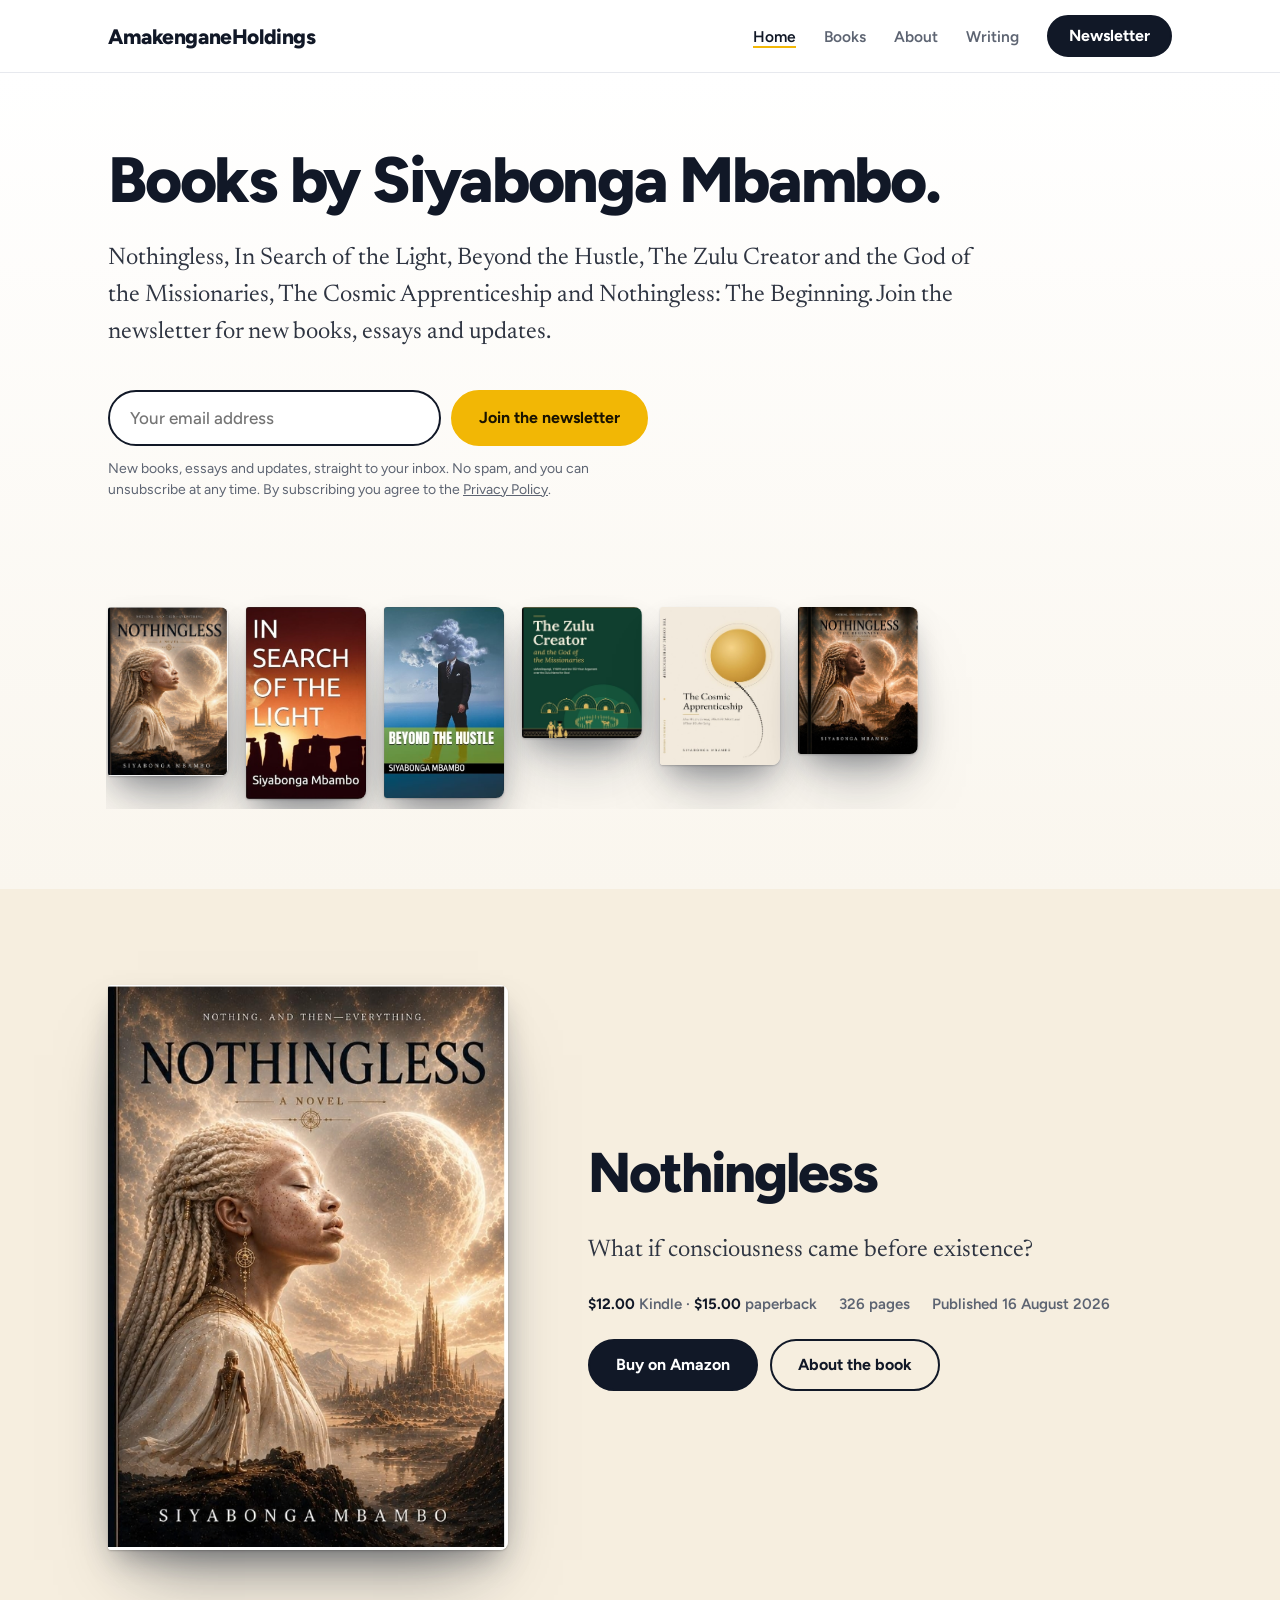
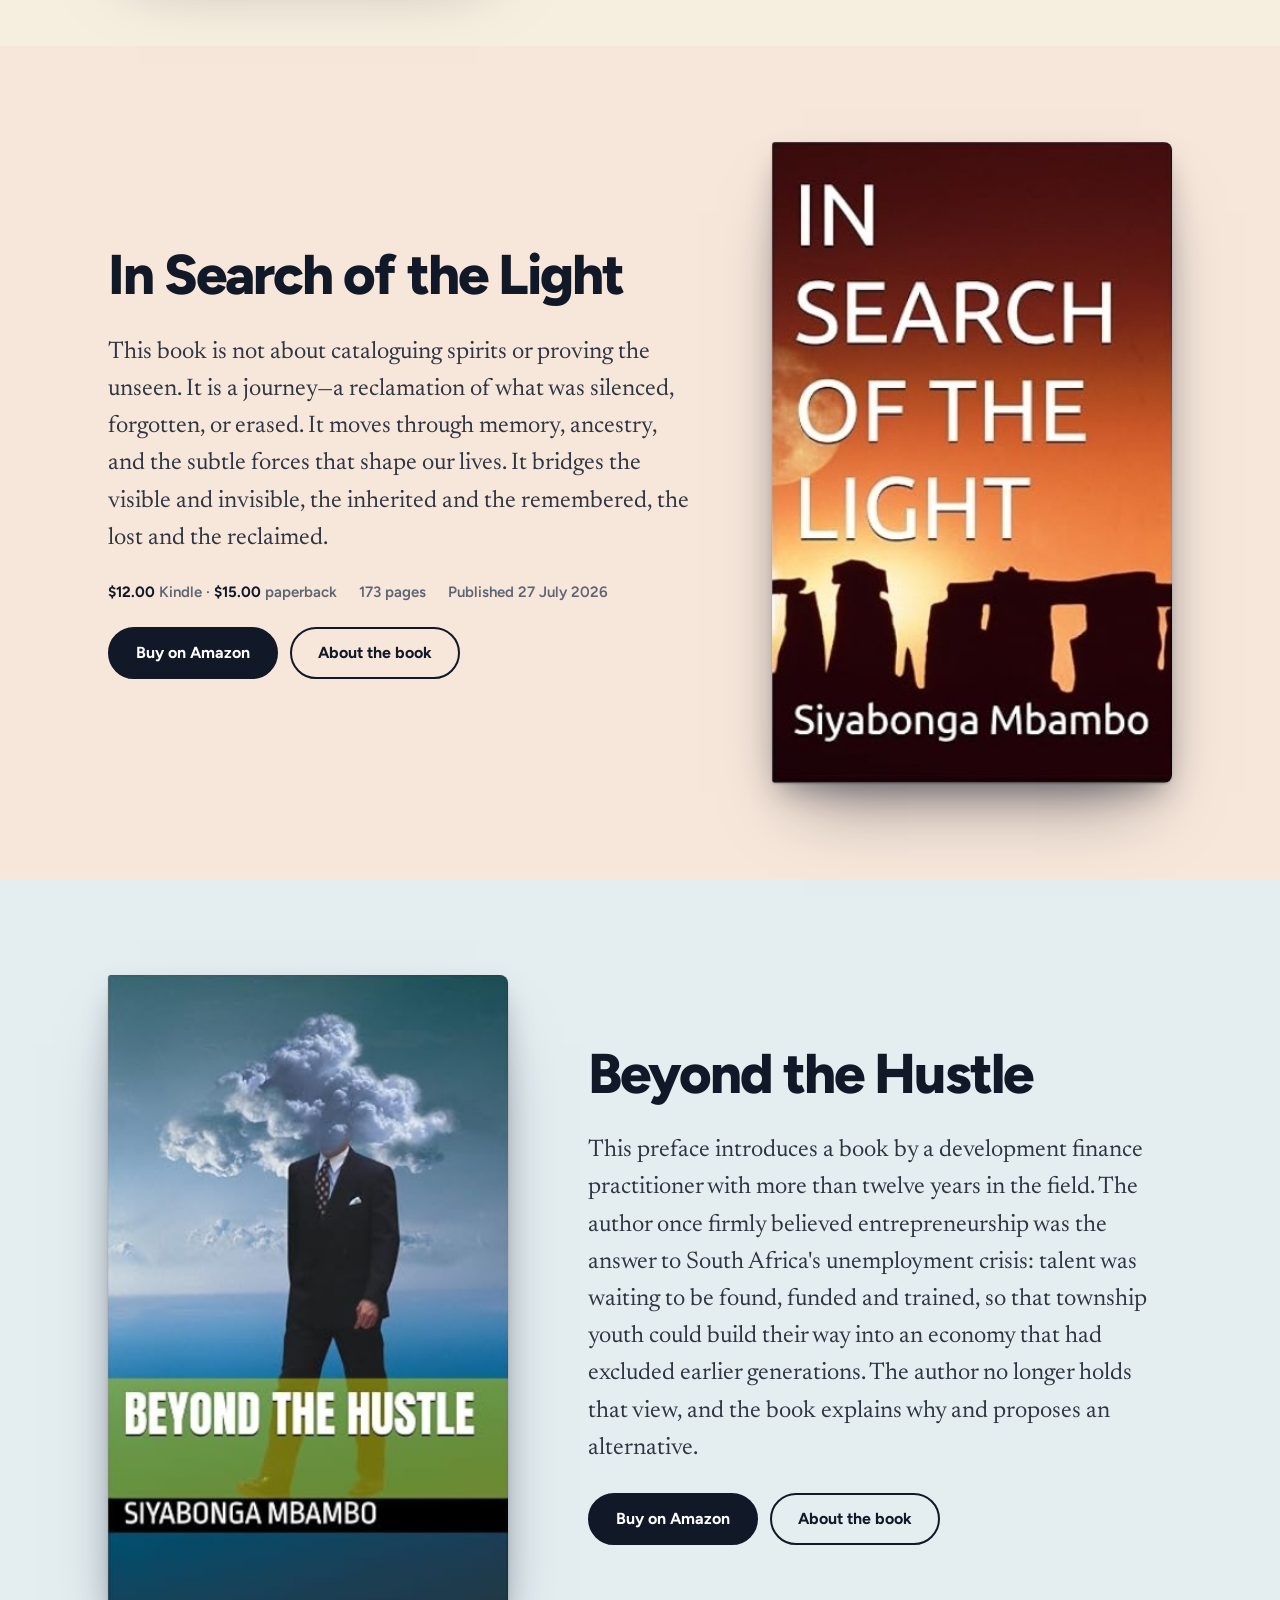
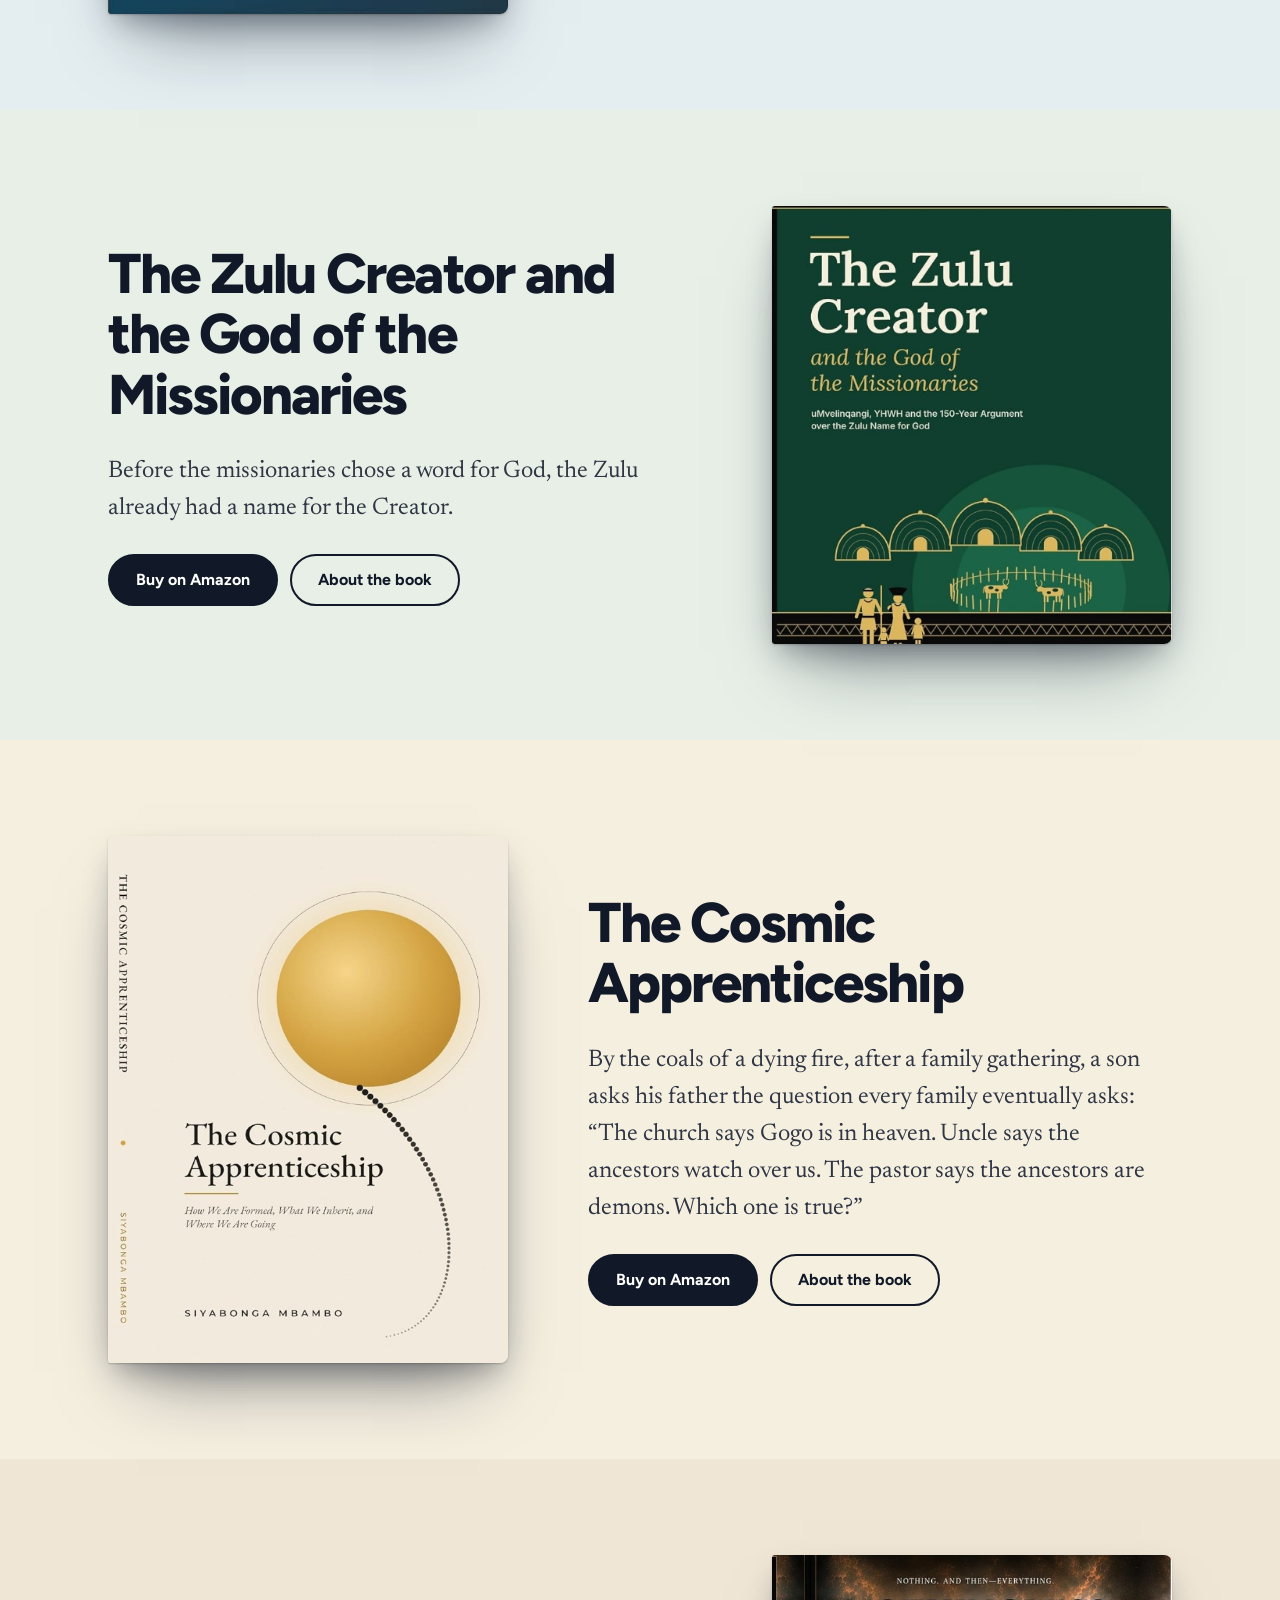
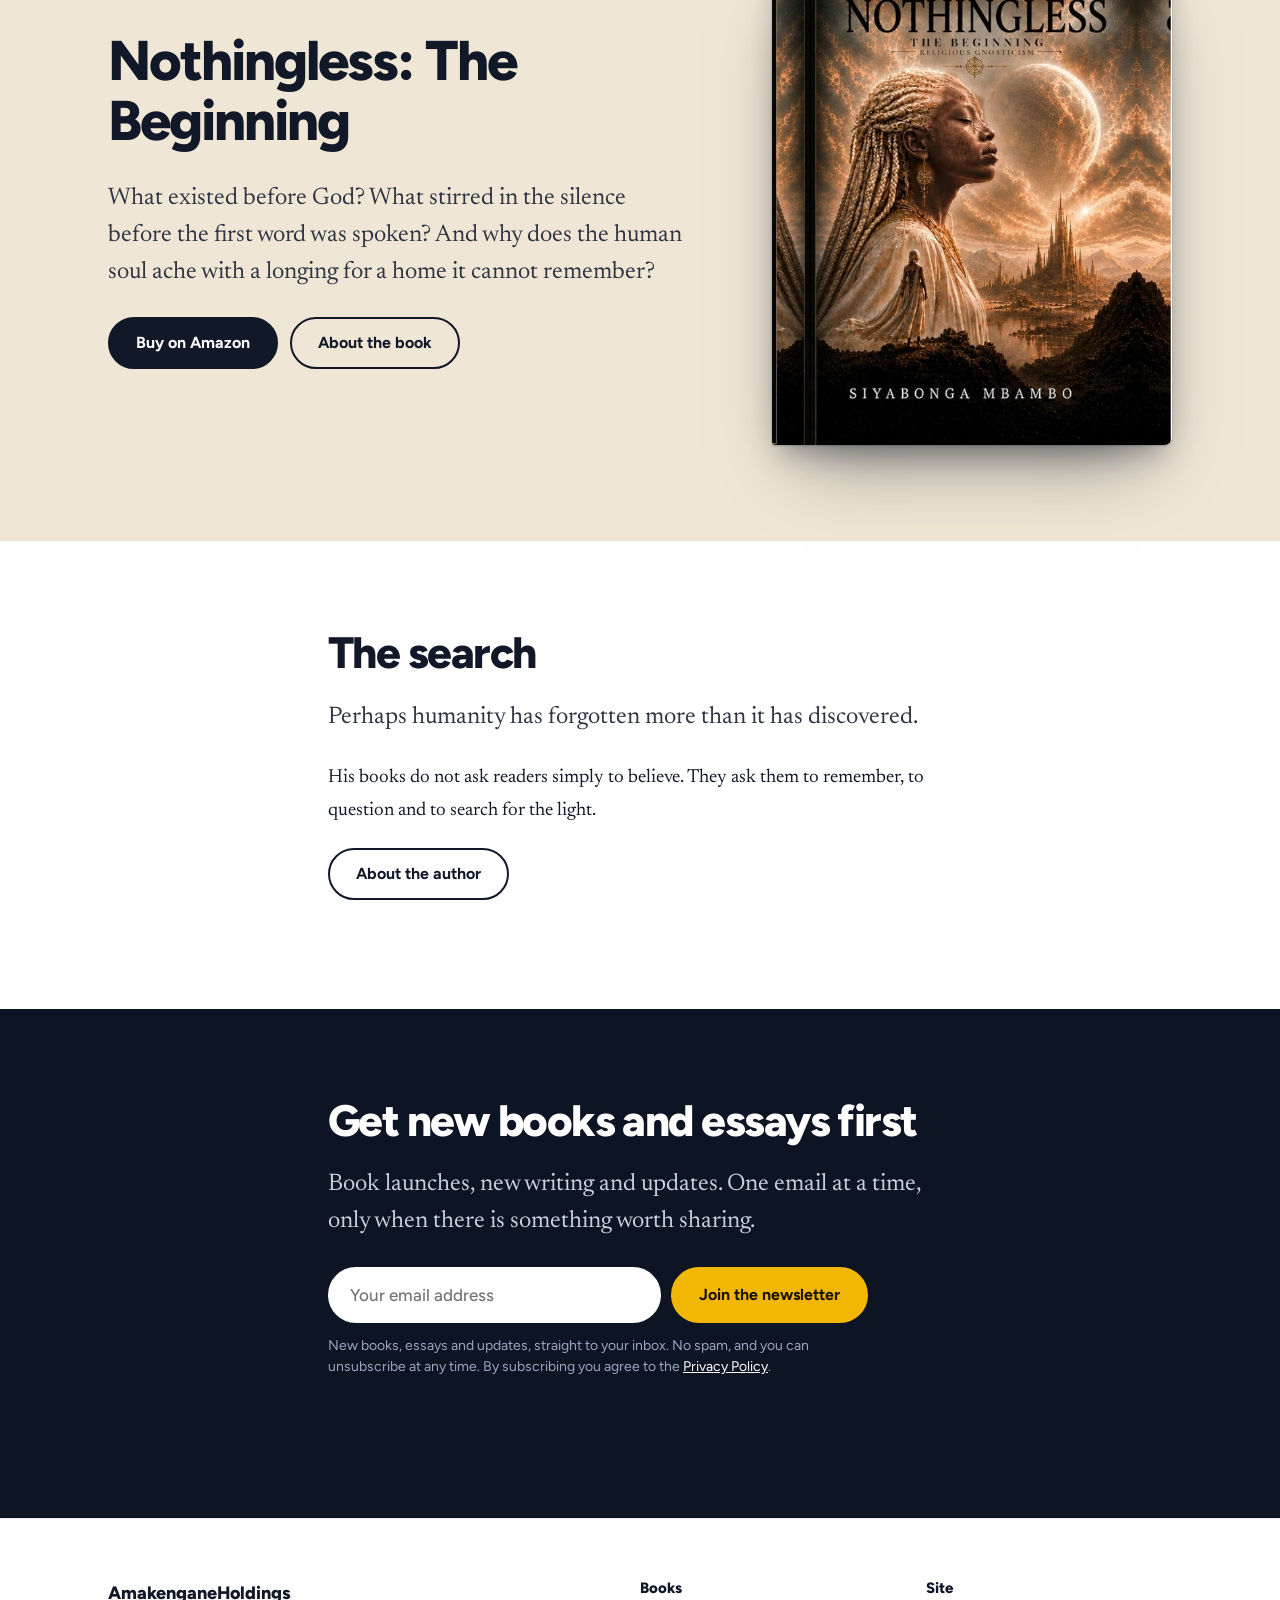
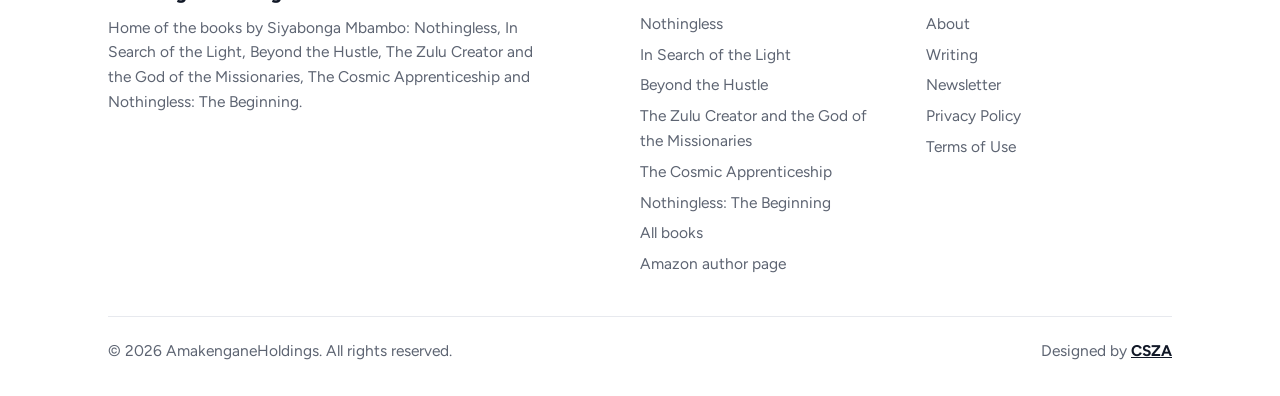
<file: index.html>
<!doctype html>
<html lang="en"><head><meta charset="utf-8">
<script async src="https://www.googletagmanager.com/gtag/js?id=G-36143LH7LJ"></script>
<script>
  window.dataLayer = window.dataLayer || [];
  function gtag(){dataLayer.push(arguments);}
  gtag('js', new Date());
  gtag('config', 'G-36143LH7LJ');
</script>
<meta name="viewport" content="width=device-width,initial-scale=1">
<title>Siyabonga Mbambo | Author of Nothingless &amp; In Search of the Light</title>
<meta name="description" content="Siyabonga Mbambo is a South African author of 6 books, including Nothingless, In Search of the Light, Beyond the Hustle and 3 more. Read about each book and join the newsletter."><meta name="keywords" content="Siyabonga Mbambo, Siyabonga Mbambo author, Siyabonga Mbambo books, Siyabonga Mbambo Amazon, Kindle ebooks, South African author, Amakengane Holdings"><meta name="robots" content="index,follow,max-image-preview:large">
<link rel="canonical" href="https://www.amakenganeholdings.co.za/">
<meta name="author" content="Siyabonga Mbambo">
<meta property="og:type" content="website"><meta property="og:site_name" content="Siyabonga Mbambo">
<meta property="og:title" content="Siyabonga Mbambo | Author of Nothingless &amp; In Search of the Light"><meta property="og:description" content="Siyabonga Mbambo is a South African author of 6 books, including Nothingless, In Search of the Light, Beyond the Hustle and 3 more. Read about each book and join the newsletter."><meta property="og:url" content="https://www.amakenganeholdings.co.za/">
<meta property="og:image" content="https://www.amakenganeholdings.co.za/og-image.png">
<meta name="twitter:card" content="summary_large_image"><meta name="twitter:title" content="Siyabonga Mbambo | Author of Nothingless &amp; In Search of the Light"><meta name="twitter:description" content="Siyabonga Mbambo is a South African author of 6 books, including Nothingless, In Search of the Light, Beyond the Hustle and 3 more. Read about each book and join the newsletter.">
<meta name="newsletter-endpoint" content="https://formspree.io/f/mgavkwjn">
<link rel="icon" href="favicon.svg" type="image/svg+xml"><link rel="icon" href="favicon-32.png" sizes="32x32" type="image/png"><link rel="apple-touch-icon" href="apple-touch-icon.png">
<link rel="sitemap" type="application/xml" href="https://www.amakenganeholdings.co.za/sitemap.xml">
<link rel="preconnect" href="https://fonts.googleapis.com"><link rel="preconnect" href="https://fonts.gstatic.com" crossorigin>
<link href="https://fonts.googleapis.com/css2?family=Figtree:wght@500;600;700&family=Newsreader:ital,opsz,wght@0,6..72,400;0,6..72,600;1,6..72,400&display=swap" rel="stylesheet">
<link rel="stylesheet" href="style.css"><script type="application/ld+json">{"@context": "https://schema.org", "@type": "Person", "name": "Siyabonga Mbambo", "url": "https://www.amakenganeholdings.co.za/", "jobTitle": "Author", "description": "Siyabonga Mbambo is the author of Nothingless, In Search of the Light, Beyond the Hustle, The Zulu Creator and the God of the Missionaries, The Cosmic Apprenticeship and Nothingless: The Beginning.", "mainEntityOfPage": "https://www.amakenganeholdings.co.za/about.html", "homeLocation": {"@type": "Place", "name": "South Africa"}, "image": "https://www.amakenganeholdings.co.za/nothingless-cover.jpg", "sameAs": ["https://www.amazon.com/stores/Siyabonga-Mbambo/author/B0HFV7NMT4", "https://www.amazon.com/dp/B0HFGPRQQQ", "https://www.amazon.com/SEARCH-LIGHT-Siyabonga-Mbambo-ebook/dp/B0HBRB9HQM", "https://www.amazon.com/dp/B0HL6J7Z6H", "https://www.amazon.com/Zulu-Creator-God-Missionaries-ebook/dp/B0HMHXFVQR", "https://www.amazon.com/dp/B0HMCGTR4J", "https://www.amazon.com/dp/B0HL6TNHHJ"], "knowsAbout": ["African spirituality", "Zulu religion", "Science fiction writing", "Development finance", "Industrial policy"], "author": [{"@type": "Book", "name": "Nothingless", "url": "https://www.amakenganeholdings.co.za/nothingless.html"}, {"@type": "Book", "name": "In Search of the Light", "url": "https://www.amakenganeholdings.co.za/in-search-of-the-light.html"}, {"@type": "Book", "name": "Beyond the Hustle", "url": "https://www.amakenganeholdings.co.za/beyond-the-hustle.html"}, {"@type": "Book", "name": "The Zulu Creator and the God of the Missionaries", "url": "https://www.amakenganeholdings.co.za/zulu-creator-and-the-god-of-the-missionaries.html"}, {"@type": "Book", "name": "The Cosmic Apprenticeship", "url": "https://www.amakenganeholdings.co.za/the-cosmic-apprenticeship.html"}, {"@type": "Book", "name": "Nothingless: The Beginning", "url": "https://www.amakenganeholdings.co.za/nothingless-the-beginning.html"}]}</script><script type="application/ld+json">{"@context": "https://schema.org", "@type": "WebSite", "name": "Siyabonga Mbambo", "url": "https://www.amakenganeholdings.co.za/", "about": {"@type": "Person", "name": "Siyabonga Mbambo"}}</script>
<script src="https://widget.senja.io/widget/b907e341-f240-48cf-9292-5e1bf059997f/platform.js" type="text/javascript" async></script>
</head><body>
<a class="skip" href="#main">Skip to content</a>
<header class="site-header"><div class="wrap">
<a class="brand" href="index.html">AmakenganeHoldings</a>
<button class="menu-btn" aria-expanded="false" aria-controls="nav">Menu</button>
<nav class="nav" id="nav" aria-label="Main"><a href="index.html" aria-current="page">Home</a><a href="books.html">Books</a><a href="about.html">About</a><a href="writing.html">Writing</a><a class="btn" href="index.html#newsletter" style="color:#fff">Newsletter</a></nav>
</div></header>
<main id="main">
<section class="hero"><div class="wrap">
<div><h1>Books by Siyabonga Mbambo.</h1>
<p class="lead">Nothingless, In Search of the Light, Beyond the Hustle, The Zulu Creator and the God of the Missionaries, The Cosmic Apprenticeship and Nothingless: The Beginning. Join the newsletter for new books, essays and updates.</p>
<div id="newsletter"><div><form class="signup" novalidate>
<label class="skip" for="em-l">Email address</label>
<input id="em-l" type="email" name="email" placeholder="Your email address" autocomplete="email" required>
<input class="hp" type="text" name="website" tabindex="-1" autocomplete="off" aria-hidden="true">
<button class="btn gold" type="submit">Join the newsletter</button></form>
<p class="form-note">New books, essays and updates, straight to your inbox. No spam, and you can unsubscribe at any time. By subscribing you agree to the <a href="privacy.html">Privacy Policy</a>.</p>
<p class="form-msg" role="status" aria-live="polite"></p></div></div></div>
<div class="shelf" aria-label="Book covers"><a class="coverlink" href="nothingless.html" aria-label="Nothingless"><img class="bookimg" src="nothingless-cover.jpg" alt="Cover of Nothingless, a novel by Siyabonga Mbambo" width="520" height="760"></a><a class="coverlink" href="in-search-of-the-light.html" aria-label="In Search of the Light"><img class="bookimg" src="in-search-of-the-light-cover.jpg" alt="Cover of In Search of the Light by Siyabonga Mbambo" width="520" height="760"></a><a class="coverlink" href="beyond-the-hustle.html" aria-label="Beyond the Hustle"><img class="bookimg" src="beyond-the-hustle-cover.jpg" alt="Cover of Beyond the Hustle by Siyabonga Mbambo" width="520" height="760"></a><a class="coverlink" href="zulu-creator-and-the-god-of-the-missionaries.html" aria-label="The Zulu Creator and the God of the Missionaries"><img class="bookimg" src="zulu-creator-cover.jpg" alt="Cover of The Zulu Creator and the God of the Missionaries by Siyabonga Mbambo" width="520" height="760"></a><a class="coverlink" href="the-cosmic-apprenticeship.html" aria-label="The Cosmic Apprenticeship"><img class="bookimg" src="cosmic-apprenticeship-cover.jpg" alt="Cover of The Cosmic Apprenticeship by Siyabonga Mbambo" width="520" height="760"></a><a class="coverlink" href="nothingless-the-beginning.html" aria-label="Nothingless: The Beginning"><img class="bookimg" src="nothingless-the-beginning-cover.jpg" alt="Cover of Nothingless: The Beginning by Siyabonga Mbambo" width="520" height="760"></a></div>
</div></section>
<section class="feature" style="background:#f6eedf"><div class="wrap">
<div class="fimg"><a class="coverlink" href="nothingless.html" aria-label="Nothingless"><img class="bookimg" src="nothingless-cover.jpg" alt="Cover of Nothingless, a novel by Siyabonga Mbambo" width="520" height="760"></a></div>
<div><h2>Nothingless</h2><p class="lead">What if consciousness came before existence?</p><p class="facts"><span><b>$12.00</b> Kindle &middot; <b>$15.00</b> paperback</span><span>326 pages</span><span>Published 16 August 2026</span></p>
<div class="actions"><a class="btn" href="https://www.amazon.com/dp/B0HFGPRQQQ" target="_blank" rel="noopener">Buy on Amazon</a>
<a class="btn ghost" href="nothingless.html">About the book</a></div></div></div></section><section class="feature flip" style="background:#f7e6da"><div class="wrap">
<div class="fimg"><a class="coverlink" href="in-search-of-the-light.html" aria-label="In Search of the Light"><img class="bookimg" src="in-search-of-the-light-cover.jpg" alt="Cover of In Search of the Light by Siyabonga Mbambo" width="520" height="760"></a></div>
<div><h2>In Search of the Light</h2><p class="lead">This book is not about cataloguing spirits or proving the unseen. It is a journey&mdash;a reclamation of what was silenced, forgotten, or erased. It moves through memory, ancestry, and the subtle forces that shape our lives. It bridges the visible and invisible, the inherited and the remembered, the lost and the reclaimed.</p><p class="facts"><span><b>$12.00</b> Kindle &middot; <b>$15.00</b> paperback</span><span>173 pages</span><span>Published 27 July 2026</span></p>
<div class="actions"><a class="btn" href="https://www.amazon.com/SEARCH-LIGHT-Siyabonga-Mbambo-ebook/dp/B0HBRB9HQM" target="_blank" rel="noopener">Buy on Amazon</a>
<a class="btn ghost" href="in-search-of-the-light.html">About the book</a></div></div></div></section><section class="feature" style="background:#e4eef1"><div class="wrap">
<div class="fimg"><a class="coverlink" href="beyond-the-hustle.html" aria-label="Beyond the Hustle"><img class="bookimg" src="beyond-the-hustle-cover.jpg" alt="Cover of Beyond the Hustle by Siyabonga Mbambo" width="520" height="760"></a></div>
<div><h2>Beyond the Hustle</h2><p class="lead">This preface introduces a book by a development finance practitioner with more than twelve years in the field. The author once firmly believed entrepreneurship was the answer to South Africa's unemployment crisis: talent was waiting to be found, funded and trained, so that township youth could build their way into an economy that had excluded earlier generations. The author no longer holds that view, and the book explains why and proposes an alternative.</p>
<div class="actions"><a class="btn" href="https://www.amazon.com/dp/B0HL6J7Z6H" target="_blank" rel="noopener">Buy on Amazon</a>
<a class="btn ghost" href="beyond-the-hustle.html">About the book</a></div></div></div></section><section class="feature flip" style="background:#e7efe7"><div class="wrap">
<div class="fimg"><a class="coverlink" href="zulu-creator-and-the-god-of-the-missionaries.html" aria-label="The Zulu Creator and the God of the Missionaries"><img class="bookimg" src="zulu-creator-cover.jpg" alt="Cover of The Zulu Creator and the God of the Missionaries by Siyabonga Mbambo" width="520" height="760"></a></div>
<div><h2>The Zulu Creator and the God of the Missionaries</h2><p class="lead">Before the missionaries chose a word for God, the Zulu already had a name for the Creator.</p>
<div class="actions"><a class="btn" href="https://www.amazon.com/Zulu-Creator-God-Missionaries-ebook/dp/B0HMHXFVQR" target="_blank" rel="noopener">Buy on Amazon</a>
<a class="btn ghost" href="zulu-creator-and-the-god-of-the-missionaries.html">About the book</a></div></div></div></section><section class="feature" style="background:#f5efe0"><div class="wrap">
<div class="fimg"><a class="coverlink" href="the-cosmic-apprenticeship.html" aria-label="The Cosmic Apprenticeship"><img class="bookimg" src="cosmic-apprenticeship-cover.jpg" alt="Cover of The Cosmic Apprenticeship by Siyabonga Mbambo" width="520" height="760"></a></div>
<div><h2>The Cosmic Apprenticeship</h2><p class="lead">By the coals of a dying fire, after a family gathering, a son asks his father the question every family eventually asks: &ldquo;The church says Gogo is in heaven. Uncle says the ancestors watch over us. The pastor says the ancestors are demons. Which one is true?&rdquo;</p>
<div class="actions"><a class="btn" href="https://www.amazon.com/dp/B0HMCGTR4J" target="_blank" rel="noopener">Buy on Amazon</a>
<a class="btn ghost" href="the-cosmic-apprenticeship.html">About the book</a></div></div></div></section><section class="feature flip" style="background:#efe6d6"><div class="wrap">
<div class="fimg"><a class="coverlink" href="nothingless-the-beginning.html" aria-label="Nothingless: The Beginning"><img class="bookimg" src="nothingless-the-beginning-cover.jpg" alt="Cover of Nothingless: The Beginning by Siyabonga Mbambo" width="520" height="760"></a></div>
<div><h2>Nothingless: The Beginning</h2><p class="lead">What existed before God? What stirred in the silence before the first word was spoken? And why does the human soul ache with a longing for a home it cannot remember?</p>
<div class="actions"><a class="btn" href="https://www.amazon.com/dp/B0HL6TNHHJ" target="_blank" rel="noopener">Buy on Amazon</a>
<a class="btn ghost" href="nothingless-the-beginning.html">About the book</a></div></div></div></section>
<section><div class="narrow">
<h2>The search</h2>
<p class="lead">Perhaps humanity has forgotten more than it has discovered.</p>
<p>His books do not ask readers simply to believe. They ask them to remember, to question and to search for the light.</p>
<p><a class="btn ghost" href="about.html">About the author</a></p>
</div></section>
<section class="band"><div class="narrow">
<h2>Get new books and essays first</h2>
<p class="lead">Book launches, new writing and updates. One email at a time, only when there is something worth sharing.</p>
<div><form class="signup" novalidate>
<label class="skip" for="em-d">Email address</label>
<input id="em-d" type="email" name="email" placeholder="Your email address" autocomplete="email" required>
<input class="hp" type="text" name="website" tabindex="-1" autocomplete="off" aria-hidden="true">
<button class="btn gold" type="submit">Join the newsletter</button></form>
<p class="form-note">New books, essays and updates, straight to your inbox. No spam, and you can unsubscribe at any time. By subscribing you agree to the <a href="privacy.html">Privacy Policy</a>.</p>
<p class="form-msg" role="status" aria-live="polite"></p></div>
</div></section></main>
<footer class="site-footer"><div class="wrap">
<div class="foot">
<div><p class="sans" style="font-weight:800;color:var(--ink);font-size:18px;margin-bottom:8px">AmakenganeHoldings</p>
<p style="max-width:28em">Home of the books by Siyabonga Mbambo: Nothingless, In Search of the Light, Beyond the Hustle, The Zulu Creator and the God of the Missionaries, The Cosmic Apprenticeship and Nothingless: The Beginning.</p></div>
<div><h4>Books</h4><a href="nothingless.html">Nothingless</a><a href="in-search-of-the-light.html">In Search of the Light</a><a href="beyond-the-hustle.html">Beyond the Hustle</a><a href="zulu-creator-and-the-god-of-the-missionaries.html">The Zulu Creator and the God of the Missionaries</a><a href="the-cosmic-apprenticeship.html">The Cosmic Apprenticeship</a><a href="nothingless-the-beginning.html">Nothingless: The Beginning</a><a href="books.html">All books</a><a href="https://www.amazon.com/stores/Siyabonga-Mbambo/author/B0HFV7NMT4" target="_blank" rel="noopener me">Amazon author page</a></div>
<div><h4>Site</h4><a href="about.html">About</a><a href="writing.html">Writing</a><a href="index.html#newsletter">Newsletter</a><a href="privacy.html">Privacy Policy</a><a href="terms.html">Terms of Use</a></div>
</div>
<div class="legal"><span>&copy; 2026 AmakenganeHoldings. All rights reserved.</span>
<span>Designed by <a href="https://cloudsolutionsza.com" target="_blank" rel="noopener">CSZA</a></span></div>
</div></footer>
<script src="script.js" defer></script>
</body></html>
</file>
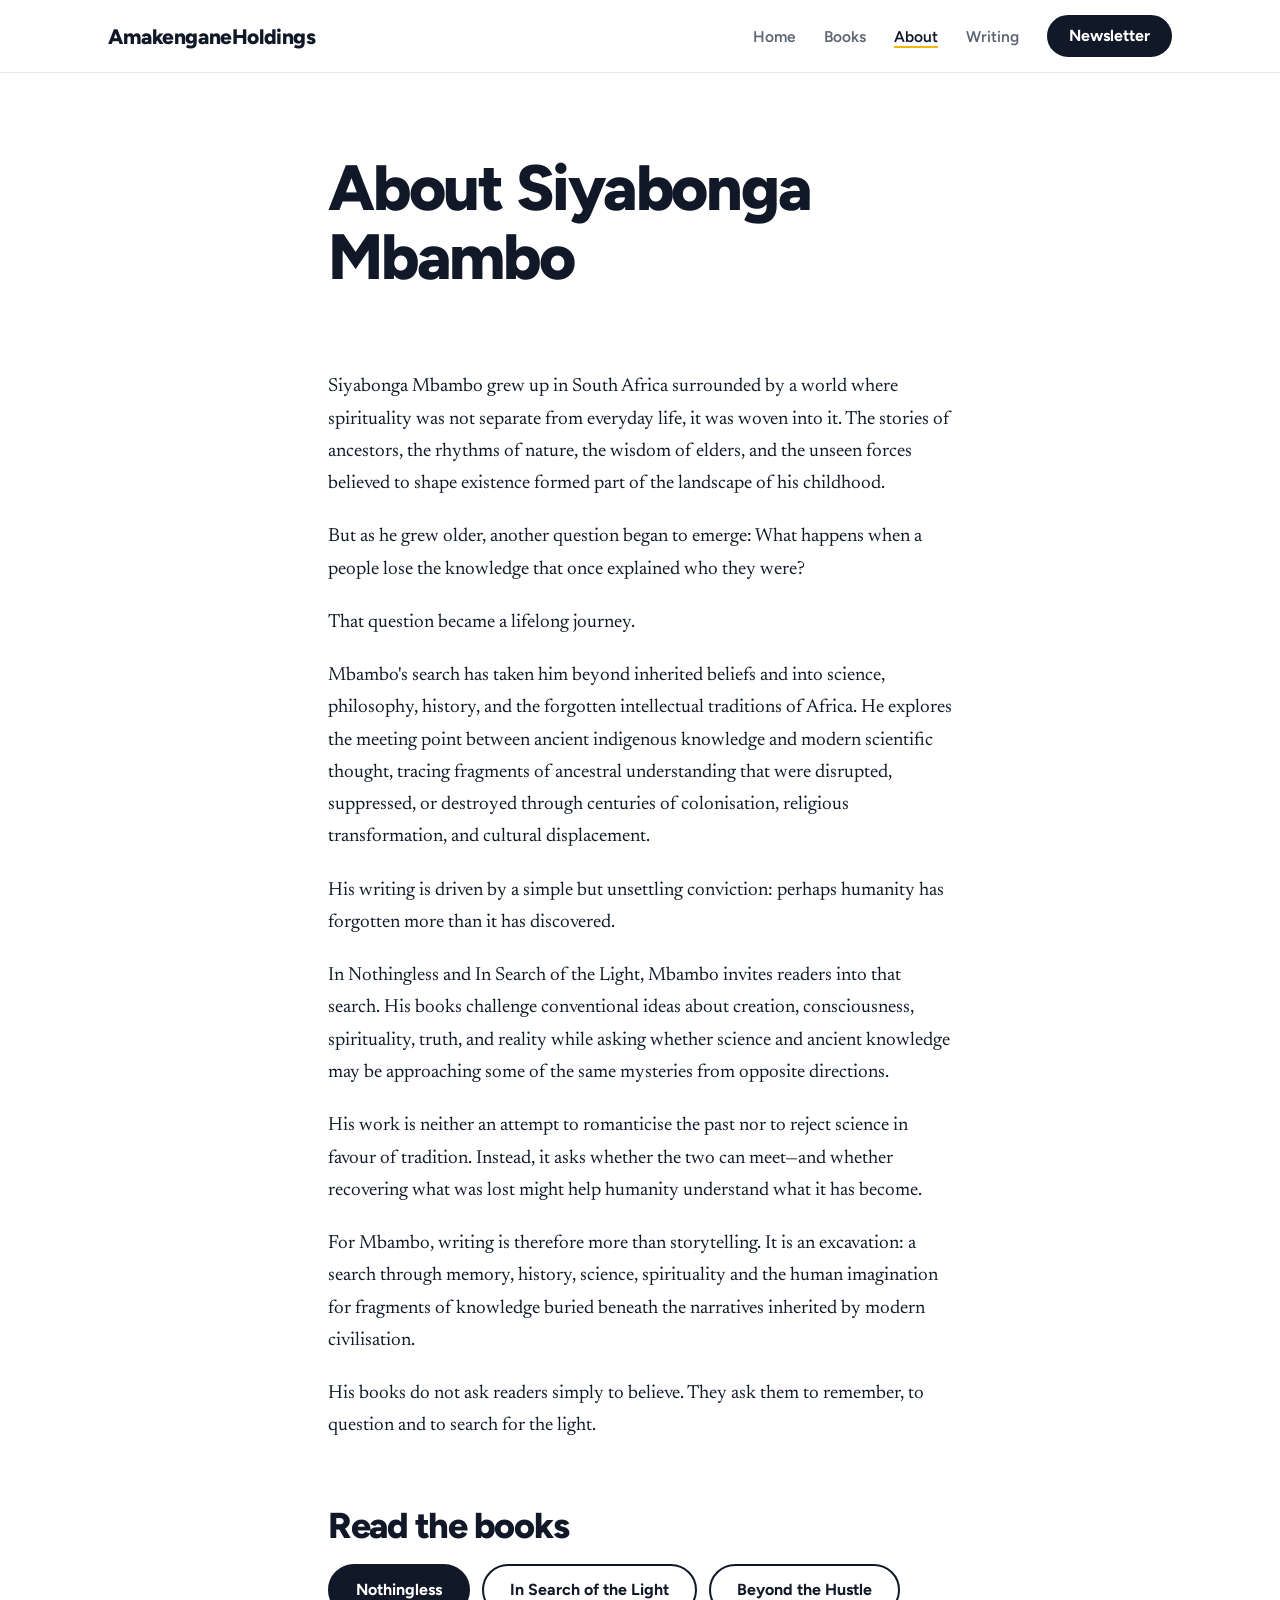
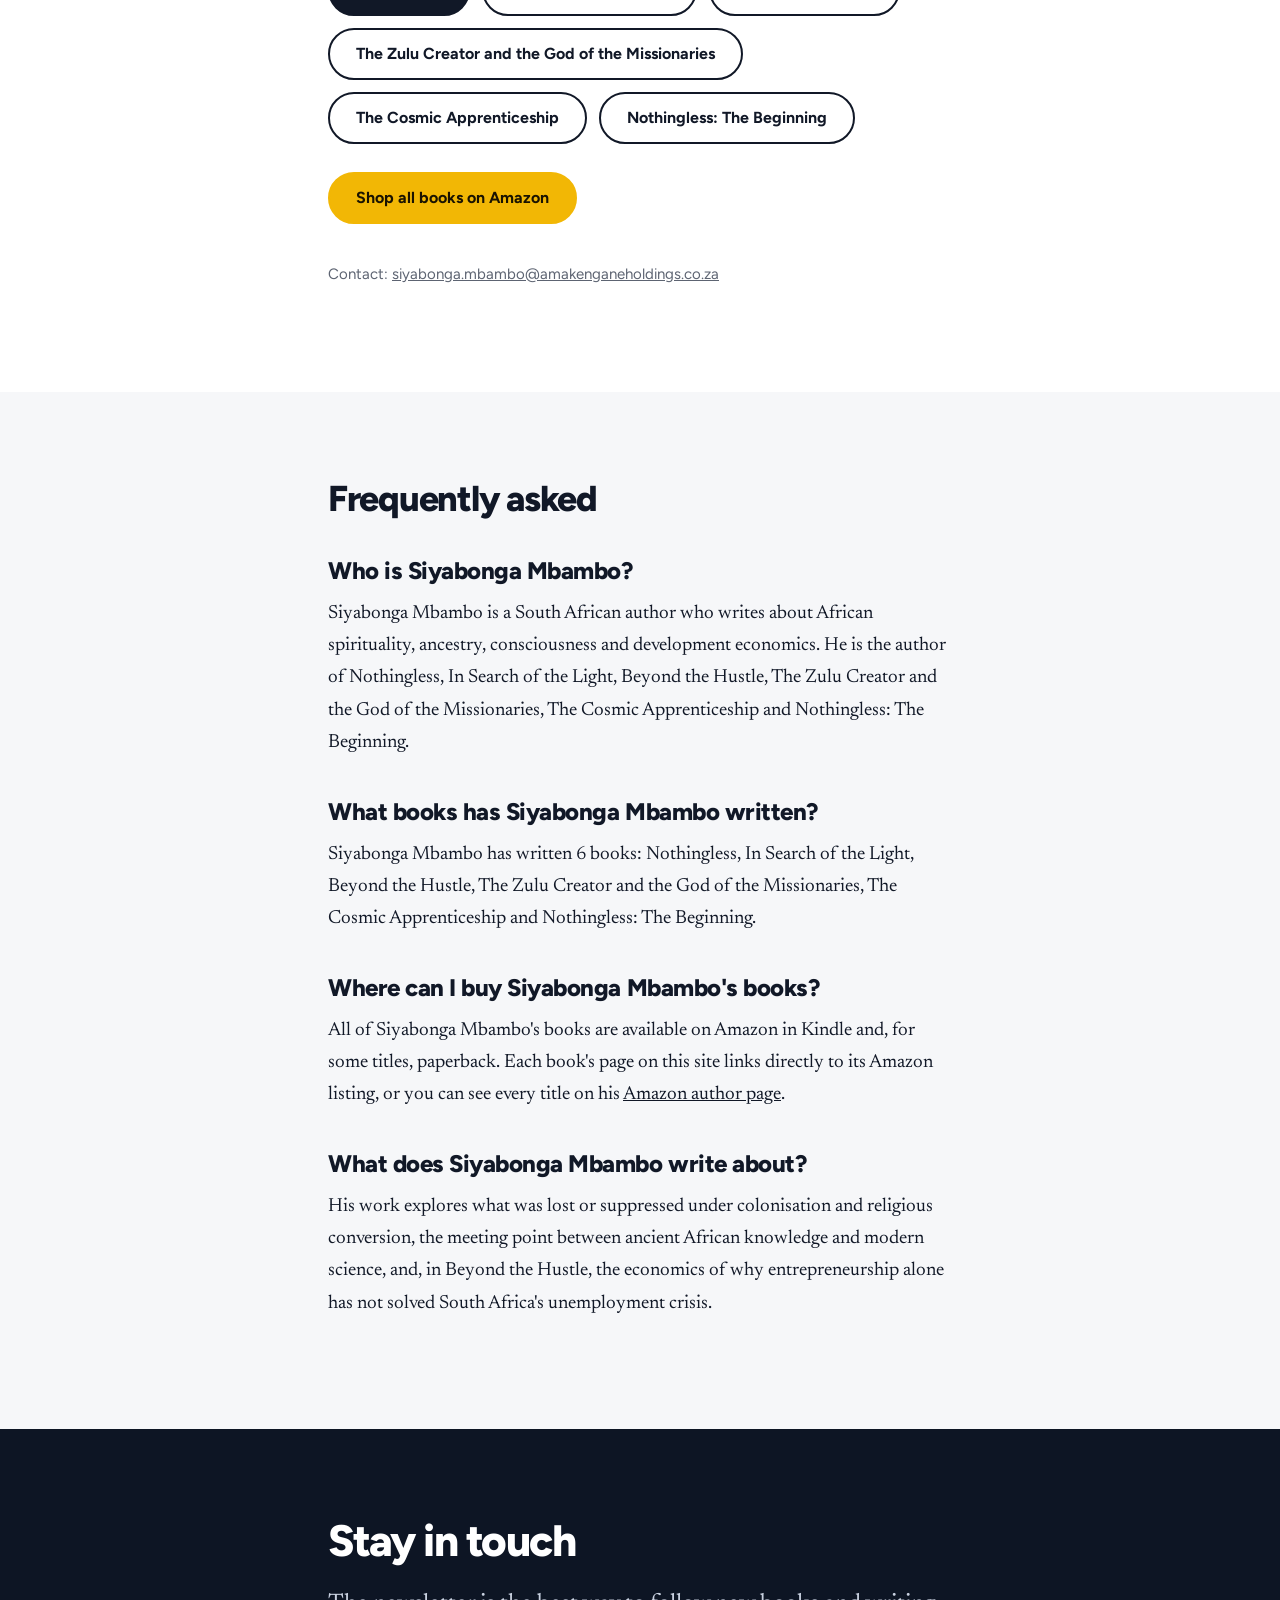
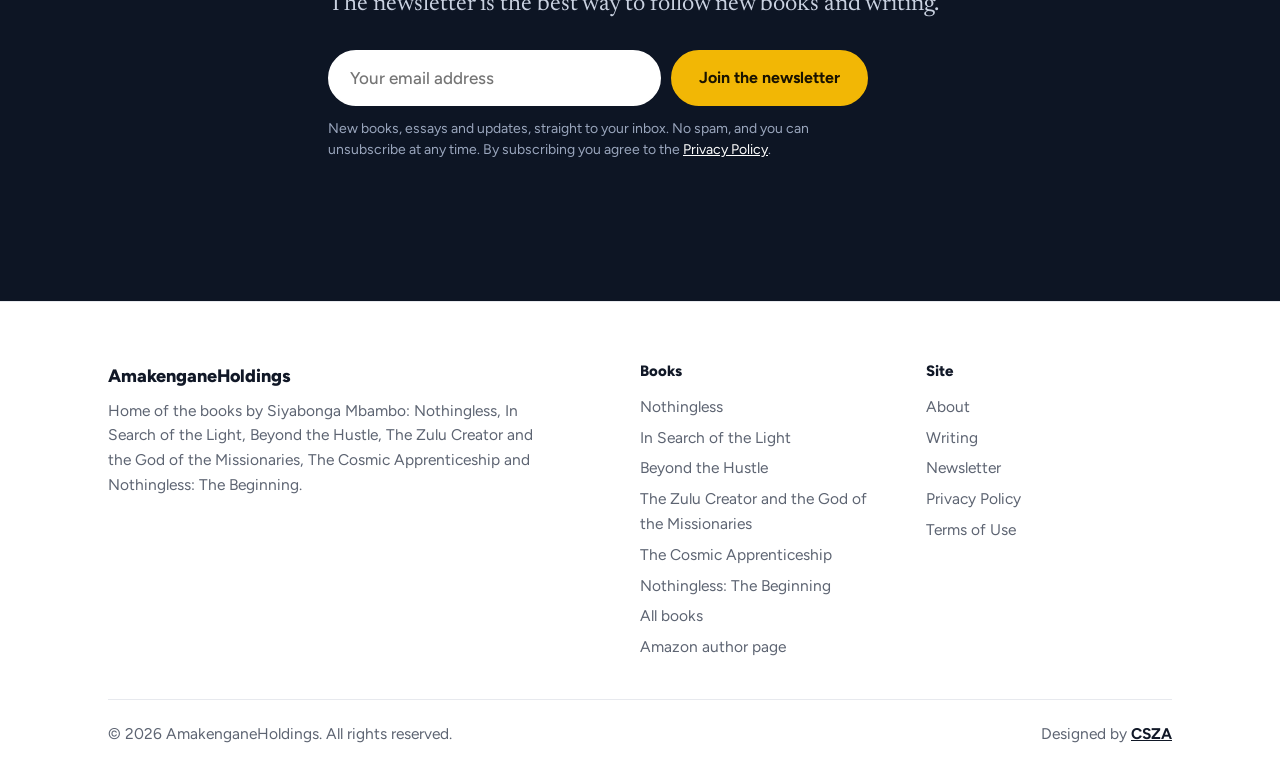
<file: about.html>
<!doctype html>
<html lang="en"><head><meta charset="utf-8">
<script async src="https://www.googletagmanager.com/gtag/js?id=G-36143LH7LJ"></script>
<script>
  window.dataLayer = window.dataLayer || [];
  function gtag(){dataLayer.push(arguments);}
  gtag('js', new Date());
  gtag('config', 'G-36143LH7LJ');
</script>
<meta name="viewport" content="width=device-width,initial-scale=1">
<title>About Siyabonga Mbambo | Author Biography and Story</title>
<meta name="description" content="Meet Siyabonga Mbambo, South African author of Nothingless, In Search of the Light, Beyond the Hustle and 3 more. Read his story and find out where to buy his books."><meta name="keywords" content="Siyabonga Mbambo biography, about Siyabonga Mbambo, who is Siyabonga Mbambo, Siyabonga Mbambo autobiography, author story, Siyabonga Mbambo books on Amazon"><meta name="robots" content="index,follow,max-image-preview:large">
<link rel="canonical" href="https://www.amakenganeholdings.co.za/about.html">
<meta name="author" content="Siyabonga Mbambo">
<meta property="og:type" content="profile"><meta property="og:site_name" content="Siyabonga Mbambo">
<meta property="og:title" content="About Siyabonga Mbambo | Author Biography and Story"><meta property="og:description" content="Meet Siyabonga Mbambo, South African author of Nothingless, In Search of the Light, Beyond the Hustle and 3 more. Read his story and find out where to buy his books."><meta property="og:url" content="https://www.amakenganeholdings.co.za/about.html">
<meta property="og:image" content="https://www.amakenganeholdings.co.za/og-image.png">
<meta name="twitter:card" content="summary_large_image"><meta name="twitter:title" content="About Siyabonga Mbambo | Author Biography and Story"><meta name="twitter:description" content="Meet Siyabonga Mbambo, South African author of Nothingless, In Search of the Light, Beyond the Hustle and 3 more. Read his story and find out where to buy his books.">
<meta name="newsletter-endpoint" content="https://formspree.io/f/mgavkwjn">
<link rel="icon" href="favicon.svg" type="image/svg+xml"><link rel="icon" href="favicon-32.png" sizes="32x32" type="image/png"><link rel="apple-touch-icon" href="apple-touch-icon.png">
<link rel="sitemap" type="application/xml" href="https://www.amakenganeholdings.co.za/sitemap.xml">
<link rel="preconnect" href="https://fonts.googleapis.com"><link rel="preconnect" href="https://fonts.gstatic.com" crossorigin>
<link href="https://fonts.googleapis.com/css2?family=Figtree:wght@500;600;700&family=Newsreader:ital,opsz,wght@0,6..72,400;0,6..72,600;1,6..72,400&display=swap" rel="stylesheet">
<link rel="stylesheet" href="style.css"><script type="application/ld+json">{"@context": "https://schema.org", "@type": "Person", "name": "Siyabonga Mbambo", "url": "https://www.amakenganeholdings.co.za/", "jobTitle": "Author", "description": "Siyabonga Mbambo is the author of Nothingless, In Search of the Light, Beyond the Hustle, The Zulu Creator and the God of the Missionaries, The Cosmic Apprenticeship and Nothingless: The Beginning.", "mainEntityOfPage": "https://www.amakenganeholdings.co.za/about.html", "homeLocation": {"@type": "Place", "name": "South Africa"}, "image": "https://www.amakenganeholdings.co.za/nothingless-cover.jpg", "sameAs": ["https://www.amazon.com/stores/Siyabonga-Mbambo/author/B0HFV7NMT4", "https://www.amazon.com/dp/B0HFGPRQQQ", "https://www.amazon.com/SEARCH-LIGHT-Siyabonga-Mbambo-ebook/dp/B0HBRB9HQM", "https://www.amazon.com/dp/B0HL6J7Z6H", "https://www.amazon.com/Zulu-Creator-God-Missionaries-ebook/dp/B0HMHXFVQR", "https://www.amazon.com/dp/B0HMCGTR4J", "https://www.amazon.com/dp/B0HL6TNHHJ"], "knowsAbout": ["African spirituality", "Zulu religion", "Science fiction writing", "Development finance", "Industrial policy"], "author": [{"@type": "Book", "name": "Nothingless", "url": "https://www.amakenganeholdings.co.za/nothingless.html"}, {"@type": "Book", "name": "In Search of the Light", "url": "https://www.amakenganeholdings.co.za/in-search-of-the-light.html"}, {"@type": "Book", "name": "Beyond the Hustle", "url": "https://www.amakenganeholdings.co.za/beyond-the-hustle.html"}, {"@type": "Book", "name": "The Zulu Creator and the God of the Missionaries", "url": "https://www.amakenganeholdings.co.za/zulu-creator-and-the-god-of-the-missionaries.html"}, {"@type": "Book", "name": "The Cosmic Apprenticeship", "url": "https://www.amakenganeholdings.co.za/the-cosmic-apprenticeship.html"}, {"@type": "Book", "name": "Nothingless: The Beginning", "url": "https://www.amakenganeholdings.co.za/nothingless-the-beginning.html"}]}</script><script type="application/ld+json">{"@context": "https://schema.org", "@type": "BreadcrumbList", "itemListElement": [{"@type": "ListItem", "position": 1, "name": "Home", "item": "https://www.amakenganeholdings.co.za/"}, {"@type": "ListItem", "position": 2, "name": "About", "item": "https://www.amakenganeholdings.co.za/about.html"}]}</script><script type="application/ld+json">{"@context": "https://schema.org", "@type": "FAQPage", "mainEntity": [{"@type": "Question", "name": "Who is Siyabonga Mbambo?", "acceptedAnswer": {"@type": "Answer", "text": "Siyabonga Mbambo is a South African author who writes about African spirituality, ancestry, consciousness and development economics. He is the author of Nothingless, In Search of the Light, Beyond the Hustle, The Zulu Creator and the God of the Missionaries, The Cosmic Apprenticeship and Nothingless: The Beginning."}}, {"@type": "Question", "name": "What books has Siyabonga Mbambo written?", "acceptedAnswer": {"@type": "Answer", "text": "Siyabonga Mbambo has written 6 books: Nothingless, In Search of the Light, Beyond the Hustle, The Zulu Creator and the God of the Missionaries, The Cosmic Apprenticeship and Nothingless: The Beginning."}}, {"@type": "Question", "name": "Where can I buy Siyabonga Mbambo's books?", "acceptedAnswer": {"@type": "Answer", "text": "All of Siyabonga Mbambo's books are available on Amazon in Kindle and, for some titles, paperback. Each book's page on this site links directly to its Amazon listing, or you can see every title on his Amazon author page."}}, {"@type": "Question", "name": "What does Siyabonga Mbambo write about?", "acceptedAnswer": {"@type": "Answer", "text": "His work explores what was lost or suppressed under colonisation and religious conversion, the meeting point between ancient African knowledge and modern science, and, in Beyond the Hustle, the economics of why entrepreneurship alone has not solved South Africa's unemployment crisis."}}]}</script>
<script src="https://widget.senja.io/widget/b907e341-f240-48cf-9292-5e1bf059997f/platform.js" type="text/javascript" async></script>
</head><body>
<a class="skip" href="#main">Skip to content</a>
<header class="site-header"><div class="wrap">
<a class="brand" href="index.html">AmakenganeHoldings</a>
<button class="menu-btn" aria-expanded="false" aria-controls="nav">Menu</button>
<nav class="nav" id="nav" aria-label="Main"><a href="index.html">Home</a><a href="books.html">Books</a><a href="about.html" aria-current="page">About</a><a href="writing.html">Writing</a><a class="btn" href="index.html#newsletter" style="color:#fff">Newsletter</a></nav>
</div></header>
<main id="main">
<section class="pagehead"><div class="narrow"><h1>About Siyabonga Mbambo</h1></div></section>
<section style="padding-top:24px"><div class="narrow prose">
<p>Siyabonga Mbambo grew up in South Africa surrounded by a world where spirituality was not separate from everyday life, it was woven into it. The stories of ancestors, the rhythms of nature, the wisdom of elders, and the unseen forces believed to shape existence formed part of the landscape of his childhood.</p><p>But as he grew older, another question began to emerge: What happens when a people lose the knowledge that once explained who they were?</p><p>That question became a lifelong journey.</p><p>Mbambo's search has taken him beyond inherited beliefs and into science, philosophy, history, and the forgotten intellectual traditions of Africa. He explores the meeting point between ancient indigenous knowledge and modern scientific thought, tracing fragments of ancestral understanding that were disrupted, suppressed, or destroyed through centuries of colonisation, religious transformation, and cultural displacement.</p><p>His writing is driven by a simple but unsettling conviction: perhaps humanity has forgotten more than it has discovered.</p><p>In Nothingless and In Search of the Light, Mbambo invites readers into that search. His books challenge conventional ideas about creation, consciousness, spirituality, truth, and reality while asking whether science and ancient knowledge may be approaching some of the same mysteries from opposite directions.</p><p>His work is neither an attempt to romanticise the past nor to reject science in favour of tradition. Instead, it asks whether the two can meet&mdash;and whether recovering what was lost might help humanity understand what it has become.</p><p>For Mbambo, writing is therefore more than storytelling. It is an excavation: a search through memory, history, science, spirituality and the human imagination for fragments of knowledge buried beneath the narratives inherited by modern civilisation.</p><p>His books do not ask readers simply to believe. They ask them to remember, to question and to search for the light.</p>
<h2>Read the books</h2>
<div class="actions"><a class="btn" href="nothingless.html">Nothingless</a><a class="btn ghost" href="in-search-of-the-light.html">In Search of the Light</a><a class="btn ghost" href="beyond-the-hustle.html">Beyond the Hustle</a><a class="btn ghost" href="zulu-creator-and-the-god-of-the-missionaries.html">The Zulu Creator and the God of the Missionaries</a><a class="btn ghost" href="the-cosmic-apprenticeship.html">The Cosmic Apprenticeship</a><a class="btn ghost" href="nothingless-the-beginning.html">Nothingless: The Beginning</a></div>
<p style="margin-top:28px"><a class="btn gold" href="https://www.amazon.com/stores/Siyabonga-Mbambo/author/B0HFV7NMT4" target="_blank" rel="noopener me">Shop all books on Amazon</a></p>
<p class="muted sans" style="font-size:15px;margin-top:2.5em">Contact: <a href="mailto:siyabonga.mbambo@amakenganeholdings.co.za">siyabonga.mbambo@amakenganeholdings.co.za</a></p>
</div></section>
<section class="tint"><div class="narrow prose">
<h2 style="margin-top:0">Frequently asked</h2>
<h3>Who is Siyabonga Mbambo?</h3><p>Siyabonga Mbambo is a South African author who writes about African spirituality, ancestry, consciousness and development economics. He is the author of Nothingless, In Search of the Light, Beyond the Hustle, The Zulu Creator and the God of the Missionaries, The Cosmic Apprenticeship and Nothingless: The Beginning.</p><h3>What books has Siyabonga Mbambo written?</h3><p>Siyabonga Mbambo has written 6 books: Nothingless, In Search of the Light, Beyond the Hustle, The Zulu Creator and the God of the Missionaries, The Cosmic Apprenticeship and Nothingless: The Beginning.</p><h3>Where can I buy Siyabonga Mbambo&#x27;s books?</h3><p>All of Siyabonga Mbambo's books are available on Amazon in Kindle and, for some titles, paperback. Each book's page on this site links directly to its Amazon listing, or you can see every title on his <a href="https://www.amazon.com/stores/Siyabonga-Mbambo/author/B0HFV7NMT4" target="_blank" rel="noopener me">Amazon author page</a>.</p><h3>What does Siyabonga Mbambo write about?</h3><p>His work explores what was lost or suppressed under colonisation and religious conversion, the meeting point between ancient African knowledge and modern science, and, in Beyond the Hustle, the economics of why entrepreneurship alone has not solved South Africa's unemployment crisis.</p>
</div></section>
<section class="band"><div class="narrow"><h2>Stay in touch</h2><p class="lead">The newsletter is the best way to follow new books and writing.</p><div><form class="signup" novalidate>
<label class="skip" for="em-d">Email address</label>
<input id="em-d" type="email" name="email" placeholder="Your email address" autocomplete="email" required>
<input class="hp" type="text" name="website" tabindex="-1" autocomplete="off" aria-hidden="true">
<button class="btn gold" type="submit">Join the newsletter</button></form>
<p class="form-note">New books, essays and updates, straight to your inbox. No spam, and you can unsubscribe at any time. By subscribing you agree to the <a href="privacy.html">Privacy Policy</a>.</p>
<p class="form-msg" role="status" aria-live="polite"></p></div></div></section></main>
<footer class="site-footer"><div class="wrap">
<div class="foot">
<div><p class="sans" style="font-weight:800;color:var(--ink);font-size:18px;margin-bottom:8px">AmakenganeHoldings</p>
<p style="max-width:28em">Home of the books by Siyabonga Mbambo: Nothingless, In Search of the Light, Beyond the Hustle, The Zulu Creator and the God of the Missionaries, The Cosmic Apprenticeship and Nothingless: The Beginning.</p></div>
<div><h4>Books</h4><a href="nothingless.html">Nothingless</a><a href="in-search-of-the-light.html">In Search of the Light</a><a href="beyond-the-hustle.html">Beyond the Hustle</a><a href="zulu-creator-and-the-god-of-the-missionaries.html">The Zulu Creator and the God of the Missionaries</a><a href="the-cosmic-apprenticeship.html">The Cosmic Apprenticeship</a><a href="nothingless-the-beginning.html">Nothingless: The Beginning</a><a href="books.html">All books</a><a href="https://www.amazon.com/stores/Siyabonga-Mbambo/author/B0HFV7NMT4" target="_blank" rel="noopener me">Amazon author page</a></div>
<div><h4>Site</h4><a href="about.html">About</a><a href="writing.html">Writing</a><a href="index.html#newsletter">Newsletter</a><a href="privacy.html">Privacy Policy</a><a href="terms.html">Terms of Use</a></div>
</div>
<div class="legal"><span>&copy; 2026 AmakenganeHoldings. All rights reserved.</span>
<span>Designed by <a href="https://cloudsolutionsza.com" target="_blank" rel="noopener">CSZA</a></span></div>
</div></footer>
<script src="script.js" defer></script>
</body></html>
</file>
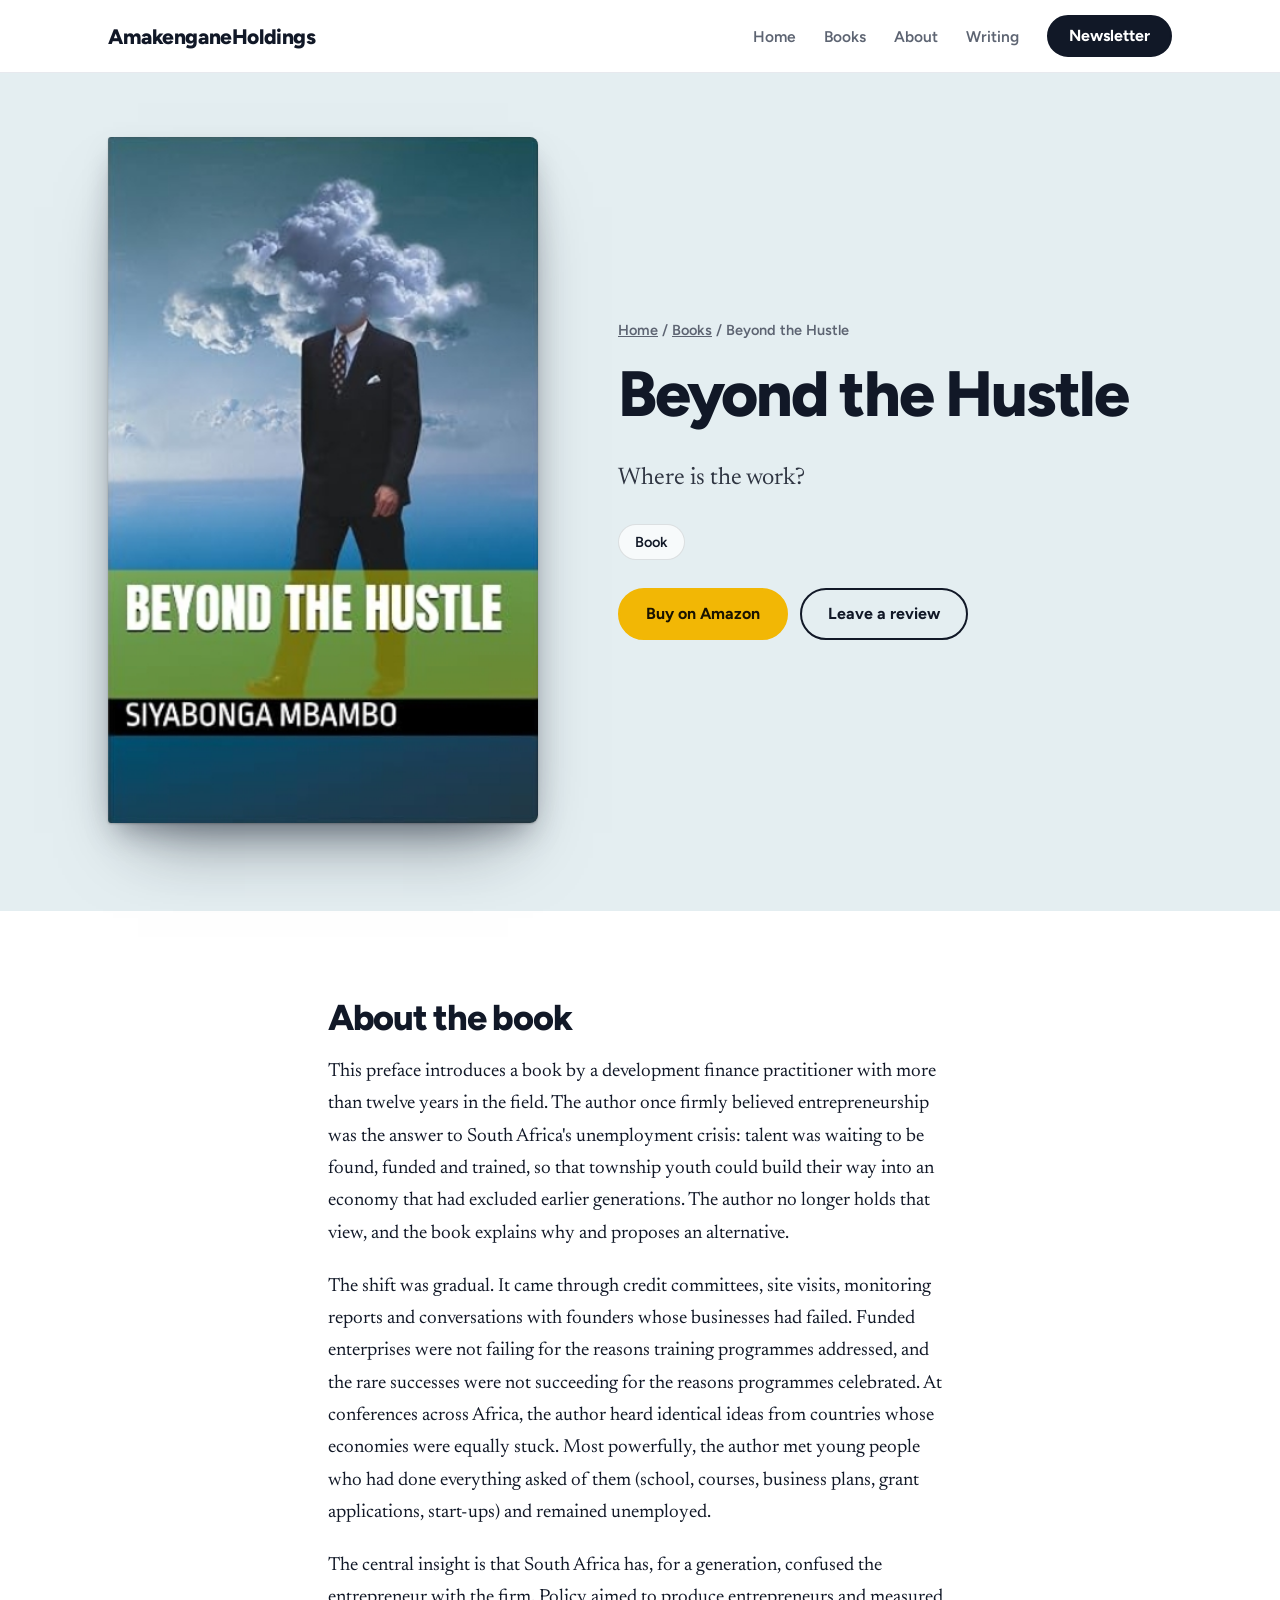
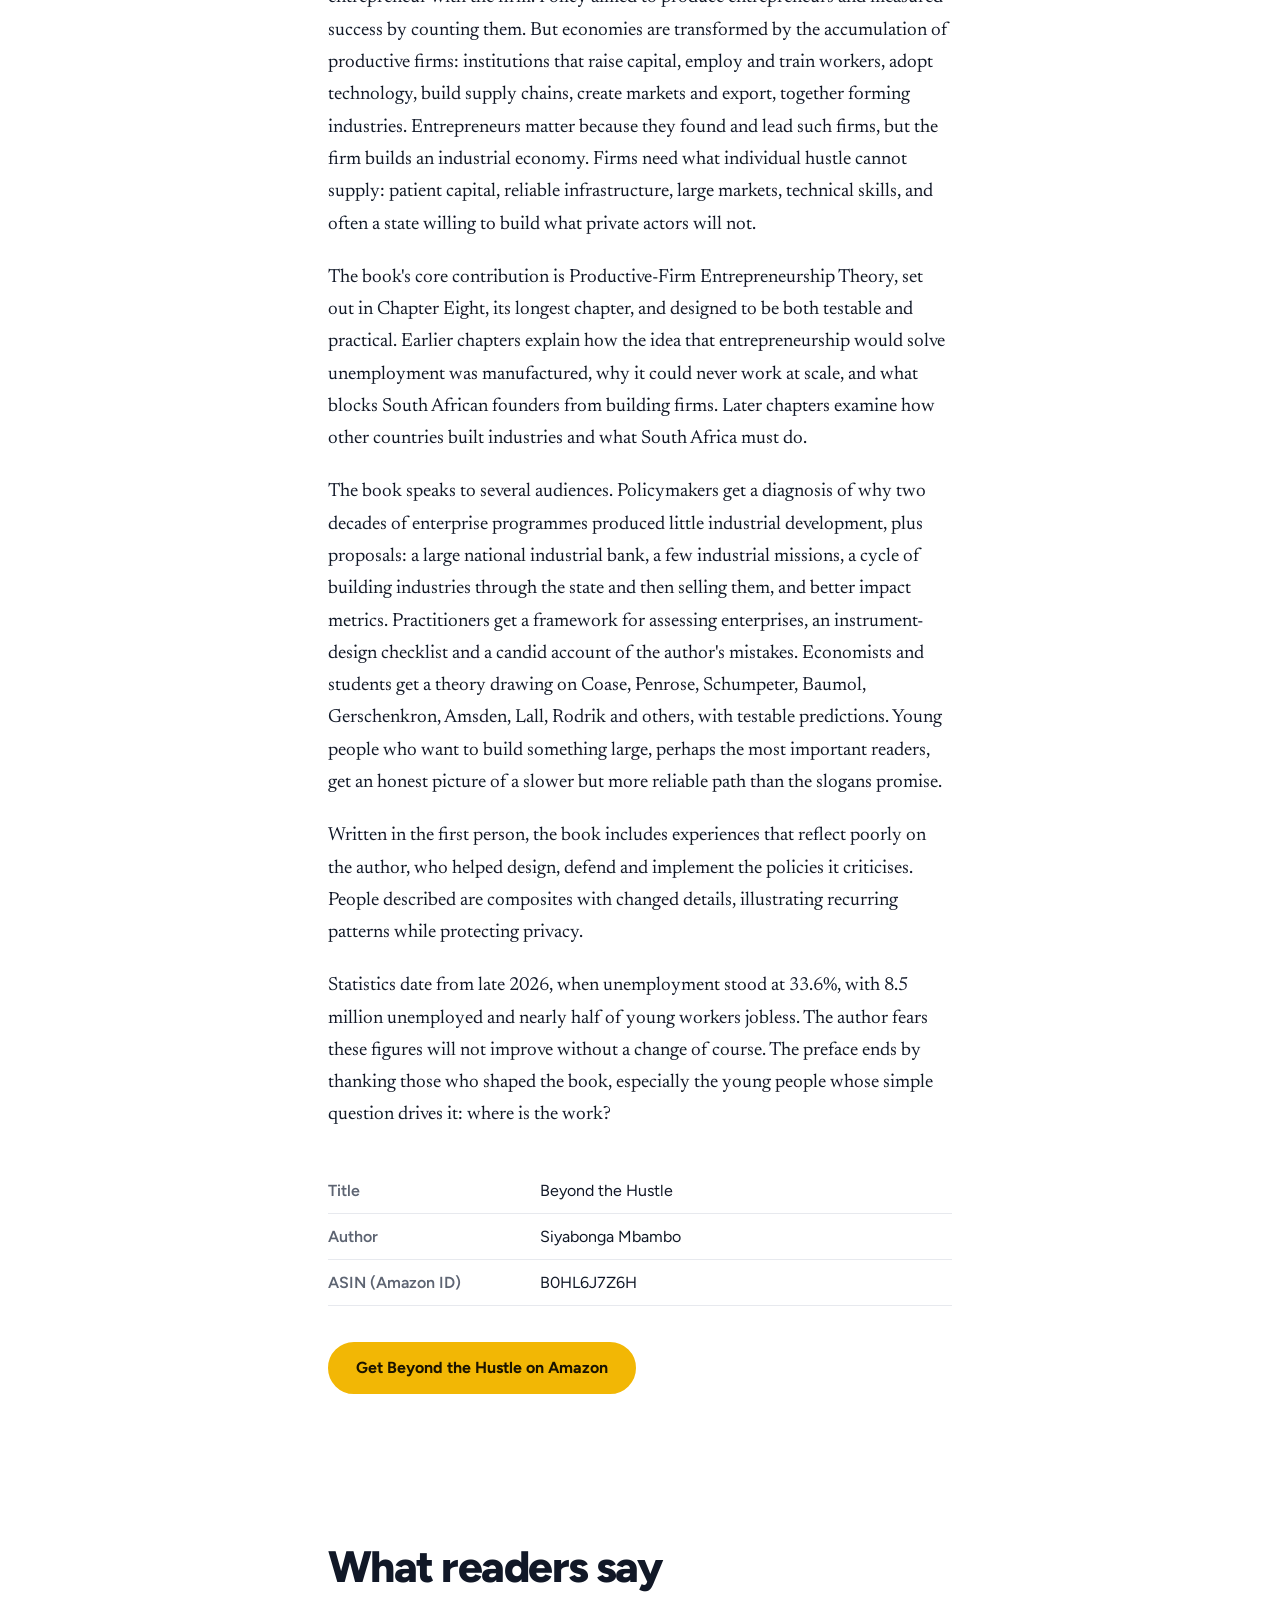
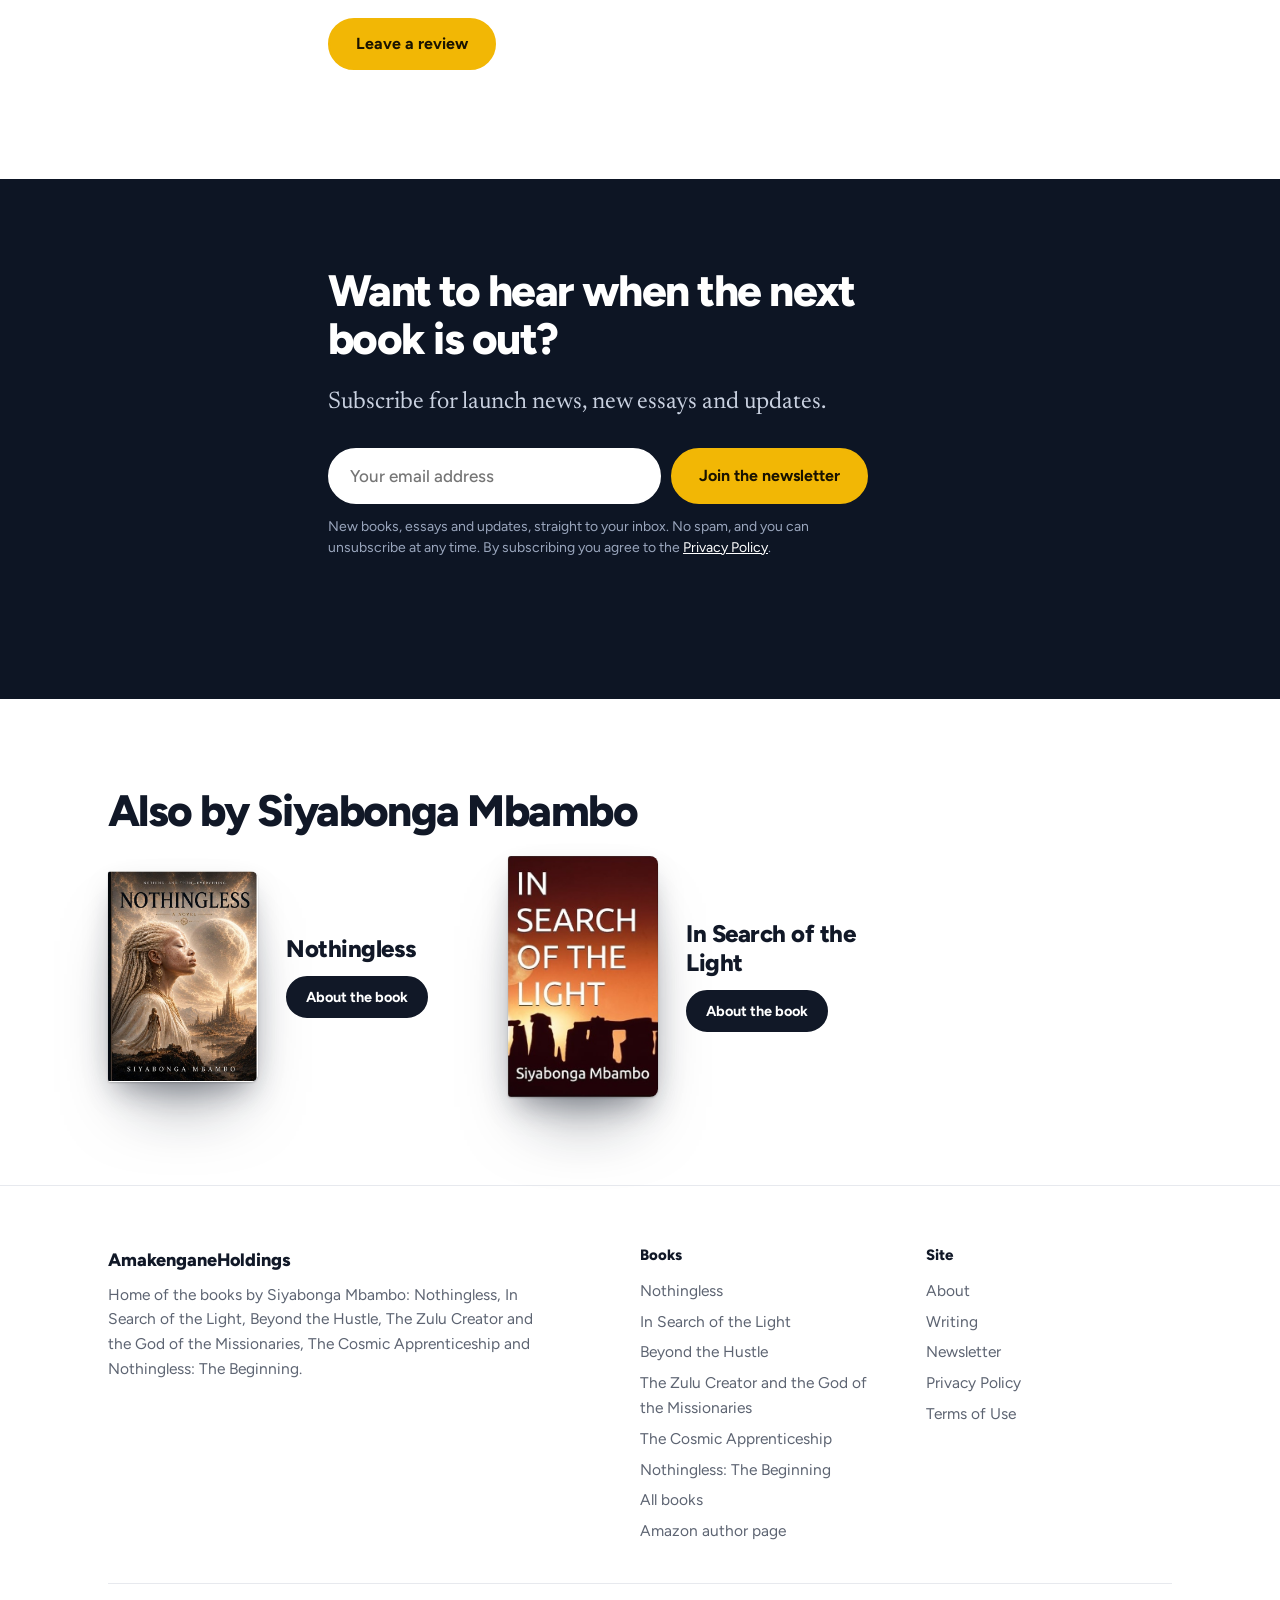
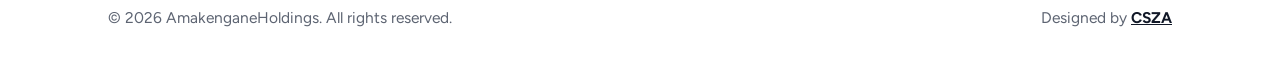
<file: beyond-the-hustle.html>
<!doctype html>
<html lang="en"><head><meta charset="utf-8">
<script async src="https://www.googletagmanager.com/gtag/js?id=G-36143LH7LJ"></script>
<script>
  window.dataLayer = window.dataLayer || [];
  function gtag(){dataLayer.push(arguments);}
  gtag('js', new Date());
  gtag('config', 'G-36143LH7LJ');
</script>
<meta name="viewport" content="width=device-width,initial-scale=1">
<title>Beyond the Hustle by Siyabonga Mbambo | Book and where to buy</title>
<meta name="description" content="Beyond the Hustle by Siyabonga Mbambo. This preface introduces a book by a development finance practitioner with more than twelve years in the field. The author once firmly believed entrepreneurship was the answer to South Africa&#x27;s unemployment crisis: talent was waiting to be found, funded and trai"><meta name="keywords" content="Beyond the Hustle book, Beyond the Hustle Siyabonga Mbambo, South Africa unemployment, entrepreneurship and unemployment, Productive-Firm Entrepreneurship Theory, industrial policy South Africa, development finance, township youth, Siyabonga Mbambo"><meta name="robots" content="index,follow,max-image-preview:large">
<link rel="canonical" href="https://www.amakenganeholdings.co.za/beyond-the-hustle.html">
<meta name="author" content="Siyabonga Mbambo">
<meta property="og:type" content="book"><meta property="og:site_name" content="Siyabonga Mbambo">
<meta property="og:title" content="Beyond the Hustle by Siyabonga Mbambo | Book and where to buy"><meta property="og:description" content="Beyond the Hustle by Siyabonga Mbambo. This preface introduces a book by a development finance practitioner with more than twelve years in the field. The author once firmly believed entrepreneurship was the answer to South Africa&#x27;s unemployment crisis: talent was waiting to be found, funded and trai"><meta property="og:url" content="https://www.amakenganeholdings.co.za/beyond-the-hustle.html">
<meta property="og:image" content="https://www.amakenganeholdings.co.za/og-image.png">
<meta name="twitter:card" content="summary_large_image"><meta name="twitter:title" content="Beyond the Hustle by Siyabonga Mbambo | Book and where to buy"><meta name="twitter:description" content="Beyond the Hustle by Siyabonga Mbambo. This preface introduces a book by a development finance practitioner with more than twelve years in the field. The author once firmly believed entrepreneurship was the answer to South Africa&#x27;s unemployment crisis: talent was waiting to be found, funded and trai">
<meta name="newsletter-endpoint" content="https://formspree.io/f/mgavkwjn">
<link rel="icon" href="favicon.svg" type="image/svg+xml"><link rel="icon" href="favicon-32.png" sizes="32x32" type="image/png"><link rel="apple-touch-icon" href="apple-touch-icon.png">
<link rel="sitemap" type="application/xml" href="https://www.amakenganeholdings.co.za/sitemap.xml">
<link rel="preconnect" href="https://fonts.googleapis.com"><link rel="preconnect" href="https://fonts.gstatic.com" crossorigin>
<link href="https://fonts.googleapis.com/css2?family=Figtree:wght@500;600;700&family=Newsreader:ital,opsz,wght@0,6..72,400;0,6..72,600;1,6..72,400&display=swap" rel="stylesheet">
<link rel="stylesheet" href="style.css"><script type="application/ld+json">{"@context": "https://schema.org", "@type": "Book", "name": "Beyond the Hustle", "author": {"@type": "Person", "name": "Siyabonga Mbambo"}, "url": "https://www.amakenganeholdings.co.za/beyond-the-hustle.html", "description": "This preface introduces a book by a development finance practitioner with more than twelve years in the field. The author once firmly believed entrepreneurship was the answer to South Africa's unemployment crisis: talent was waiting to be found, funded and trained, so that township youth could build their way into an economy that had excluded earlier generations. The author no longer holds that view, and the book explains why and proposes an alternative.", "inLanguage": "en", "image": "https://www.amakenganeholdings.co.za/beyond-the-hustle-cover.jpg", "workExample": {"@type": "Book", "inLanguage": "en", "url": "https://www.amazon.com/dp/B0HL6J7Z6H"}}</script><script type="application/ld+json">{"@context": "https://schema.org", "@type": "BreadcrumbList", "itemListElement": [{"@type": "ListItem", "position": 1, "name": "Home", "item": "https://www.amakenganeholdings.co.za/"}, {"@type": "ListItem", "position": 2, "name": "Books", "item": "https://www.amakenganeholdings.co.za/books.html"}, {"@type": "ListItem", "position": 3, "name": "Beyond the Hustle", "item": "https://www.amakenganeholdings.co.za/beyond-the-hustle.html"}]}</script>
<script src="https://widget.senja.io/widget/b907e341-f240-48cf-9292-5e1bf059997f/platform.js" type="text/javascript" async></script>
</head><body>
<a class="skip" href="#main">Skip to content</a>
<header class="site-header"><div class="wrap">
<a class="brand" href="index.html">AmakenganeHoldings</a>
<button class="menu-btn" aria-expanded="false" aria-controls="nav">Menu</button>
<nav class="nav" id="nav" aria-label="Main"><a href="index.html">Home</a><a href="books.html">Books</a><a href="about.html">About</a><a href="writing.html">Writing</a><a class="btn" href="index.html#newsletter" style="color:#fff">Newsletter</a></nav>
</div></header>
<main id="main">
<section class="bhero" style="background:#e4eef1"><div class="wrap">
<div class="fimg"><img class="bookimg" src="beyond-the-hustle-cover.jpg" alt="Cover of Beyond the Hustle by Siyabonga Mbambo" width="520" height="760"></div>
<div>
<p class="crumbs"><a href="index.html">Home</a> / <a href="books.html">Books</a> / Beyond the Hustle</p>
<h1>Beyond the Hustle</h1>
<p class="lead">Where is the work?</p>
<ul class="chips"><li>Book</li></ul>

<div class="actions"><a class="btn gold" href="https://www.amazon.com/dp/B0HL6J7Z6H" target="_blank" rel="noopener">Buy on Amazon</a>
<a class="btn ghost" href="https://senja.io/p/amakenganeholdings/r/TH5GFw" target="_blank" rel="noopener">Leave a review</a></div>
</div></div></section>
<section style="padding-bottom:40px"><div class="narrow prose">
<h2 style="margin-top:0">About the book</h2>
<p>This preface introduces a book by a development finance practitioner with more than twelve years in the field. The author once firmly believed entrepreneurship was the answer to South Africa's unemployment crisis: talent was waiting to be found, funded and trained, so that township youth could build their way into an economy that had excluded earlier generations. The author no longer holds that view, and the book explains why and proposes an alternative.</p><p>The shift was gradual. It came through credit committees, site visits, monitoring reports and conversations with founders whose businesses had failed. Funded enterprises were not failing for the reasons training programmes addressed, and the rare successes were not succeeding for the reasons programmes celebrated. At conferences across Africa, the author heard identical ideas from countries whose economies were equally stuck. Most powerfully, the author met young people who had done everything asked of them (school, courses, business plans, grant applications, start-ups) and remained unemployed.</p><p>The central insight is that South Africa has, for a generation, confused the entrepreneur with the firm. Policy aimed to produce entrepreneurs and measured success by counting them. But economies are transformed by the accumulation of productive firms: institutions that raise capital, employ and train workers, adopt technology, build supply chains, create markets and export, together forming industries. Entrepreneurs matter because they found and lead such firms, but the firm builds an industrial economy. Firms need what individual hustle cannot supply: patient capital, reliable infrastructure, large markets, technical skills, and often a state willing to build what private actors will not.</p><p>The book's core contribution is Productive-Firm Entrepreneurship Theory, set out in Chapter Eight, its longest chapter, and designed to be both testable and practical. Earlier chapters explain how the idea that entrepreneurship would solve unemployment was manufactured, why it could never work at scale, and what blocks South African founders from building firms. Later chapters examine how other countries built industries and what South Africa must do.</p><p>The book speaks to several audiences. Policymakers get a diagnosis of why two decades of enterprise programmes produced little industrial development, plus proposals: a large national industrial bank, a few industrial missions, a cycle of building industries through the state and then selling them, and better impact metrics. Practitioners get a framework for assessing enterprises, an instrument-design checklist and a candid account of the author's mistakes. Economists and students get a theory drawing on Coase, Penrose, Schumpeter, Baumol, Gerschenkron, Amsden, Lall, Rodrik and others, with testable predictions. Young people who want to build something large, perhaps the most important readers, get an honest picture of a slower but more reliable path than the slogans promise.</p><p>Written in the first person, the book includes experiences that reflect poorly on the author, who helped design, defend and implement the policies it criticises. People described are composites with changed details, illustrating recurring patterns while protecting privacy.</p><p>Statistics date from late 2026, when unemployment stood at 33.6%, with 8.5 million unemployed and nearly half of young workers jobless. The author fears these figures will not improve without a change of course. The preface ends by thanking those who shaped the book, especially the young people whose simple question drives it: where is the work?</p>
<table class="meta" style="margin-top:36px"><caption class="skip">Book details</caption><tr><th>Title</th><td>Beyond the Hustle</td></tr><tr><th>Author</th><td>Siyabonga Mbambo</td></tr><tr><th>ASIN (Amazon ID)</th><td>B0HL6J7Z6H</td></tr></table>
<p style="margin-top:36px"><a class="btn gold" href="https://www.amazon.com/dp/B0HL6J7Z6H" target="_blank" rel="noopener">Get Beyond the Hustle on Amazon</a></p>
</div></section>
<section><div class="narrow"><h2>What readers say</h2><div class="senja-embed" data-id="b907e341-f240-48cf-9292-5e1bf059997f" data-mode="shadow" data-lazyload="false" style="display: block; width: 100%;"></div>
<p style="margin-top:28px"><a class="btn gold" href="https://senja.io/p/amakenganeholdings/r/TH5GFw" target="_blank" rel="noopener">Leave a review</a></p>
</div></section>
<section class="band"><div class="narrow"><h2>Want to hear when the next book is out?</h2>
<p class="lead">Subscribe for launch news, new essays and updates.</p><div><form class="signup" novalidate>
<label class="skip" for="em-d">Email address</label>
<input id="em-d" type="email" name="email" placeholder="Your email address" autocomplete="email" required>
<input class="hp" type="text" name="website" tabindex="-1" autocomplete="off" aria-hidden="true">
<button class="btn gold" type="submit">Join the newsletter</button></form>
<p class="form-note">New books, essays and updates, straight to your inbox. No spam, and you can unsubscribe at any time. By subscribing you agree to the <a href="privacy.html">Privacy Policy</a>.</p>
<p class="form-msg" role="status" aria-live="polite"></p></div></div></section>
<section><div class="wrap"><h2>Also by Siyabonga Mbambo</h2>
<div class="alsogrid"><div class="also"><a class="coverlink" href="nothingless.html" aria-label="Nothingless"><img class="bookimg" src="nothingless-cover.jpg" alt="Cover of Nothingless, a novel by Siyabonga Mbambo" width="520" height="760"></a>
<div><h3>Nothingless</h3><a class="btn" href="nothingless.html">About the book</a></div></div><div class="also"><a class="coverlink" href="in-search-of-the-light.html" aria-label="In Search of the Light"><img class="bookimg" src="in-search-of-the-light-cover.jpg" alt="Cover of In Search of the Light by Siyabonga Mbambo" width="520" height="760"></a>
<div><h3>In Search of the Light</h3><a class="btn" href="in-search-of-the-light.html">About the book</a></div></div></div></div></section></main>
<footer class="site-footer"><div class="wrap">
<div class="foot">
<div><p class="sans" style="font-weight:800;color:var(--ink);font-size:18px;margin-bottom:8px">AmakenganeHoldings</p>
<p style="max-width:28em">Home of the books by Siyabonga Mbambo: Nothingless, In Search of the Light, Beyond the Hustle, The Zulu Creator and the God of the Missionaries, The Cosmic Apprenticeship and Nothingless: The Beginning.</p></div>
<div><h4>Books</h4><a href="nothingless.html">Nothingless</a><a href="in-search-of-the-light.html">In Search of the Light</a><a href="beyond-the-hustle.html">Beyond the Hustle</a><a href="zulu-creator-and-the-god-of-the-missionaries.html">The Zulu Creator and the God of the Missionaries</a><a href="the-cosmic-apprenticeship.html">The Cosmic Apprenticeship</a><a href="nothingless-the-beginning.html">Nothingless: The Beginning</a><a href="books.html">All books</a><a href="https://www.amazon.com/stores/Siyabonga-Mbambo/author/B0HFV7NMT4" target="_blank" rel="noopener me">Amazon author page</a></div>
<div><h4>Site</h4><a href="about.html">About</a><a href="writing.html">Writing</a><a href="index.html#newsletter">Newsletter</a><a href="privacy.html">Privacy Policy</a><a href="terms.html">Terms of Use</a></div>
</div>
<div class="legal"><span>&copy; 2026 AmakenganeHoldings. All rights reserved.</span>
<span>Designed by <a href="https://cloudsolutionsza.com" target="_blank" rel="noopener">CSZA</a></span></div>
</div></footer>
<script src="script.js" defer></script>
</body></html>
</file>
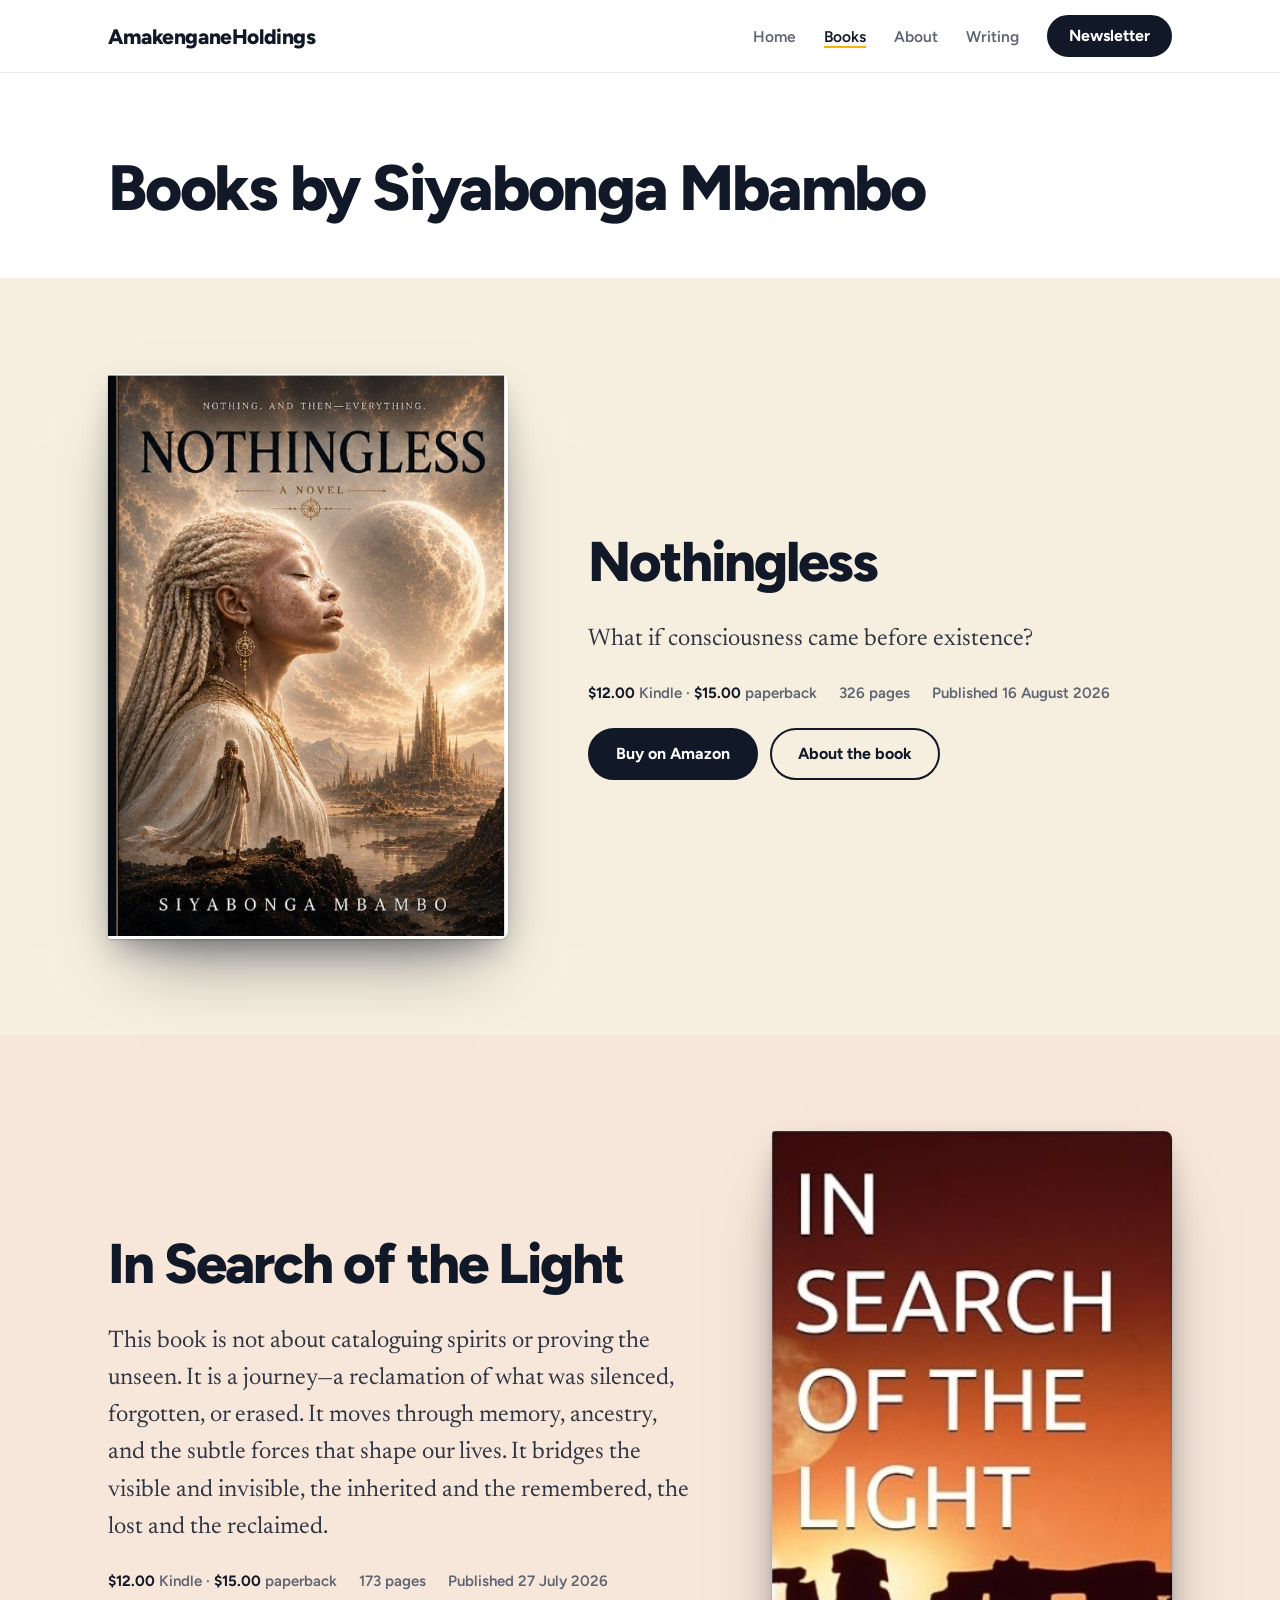
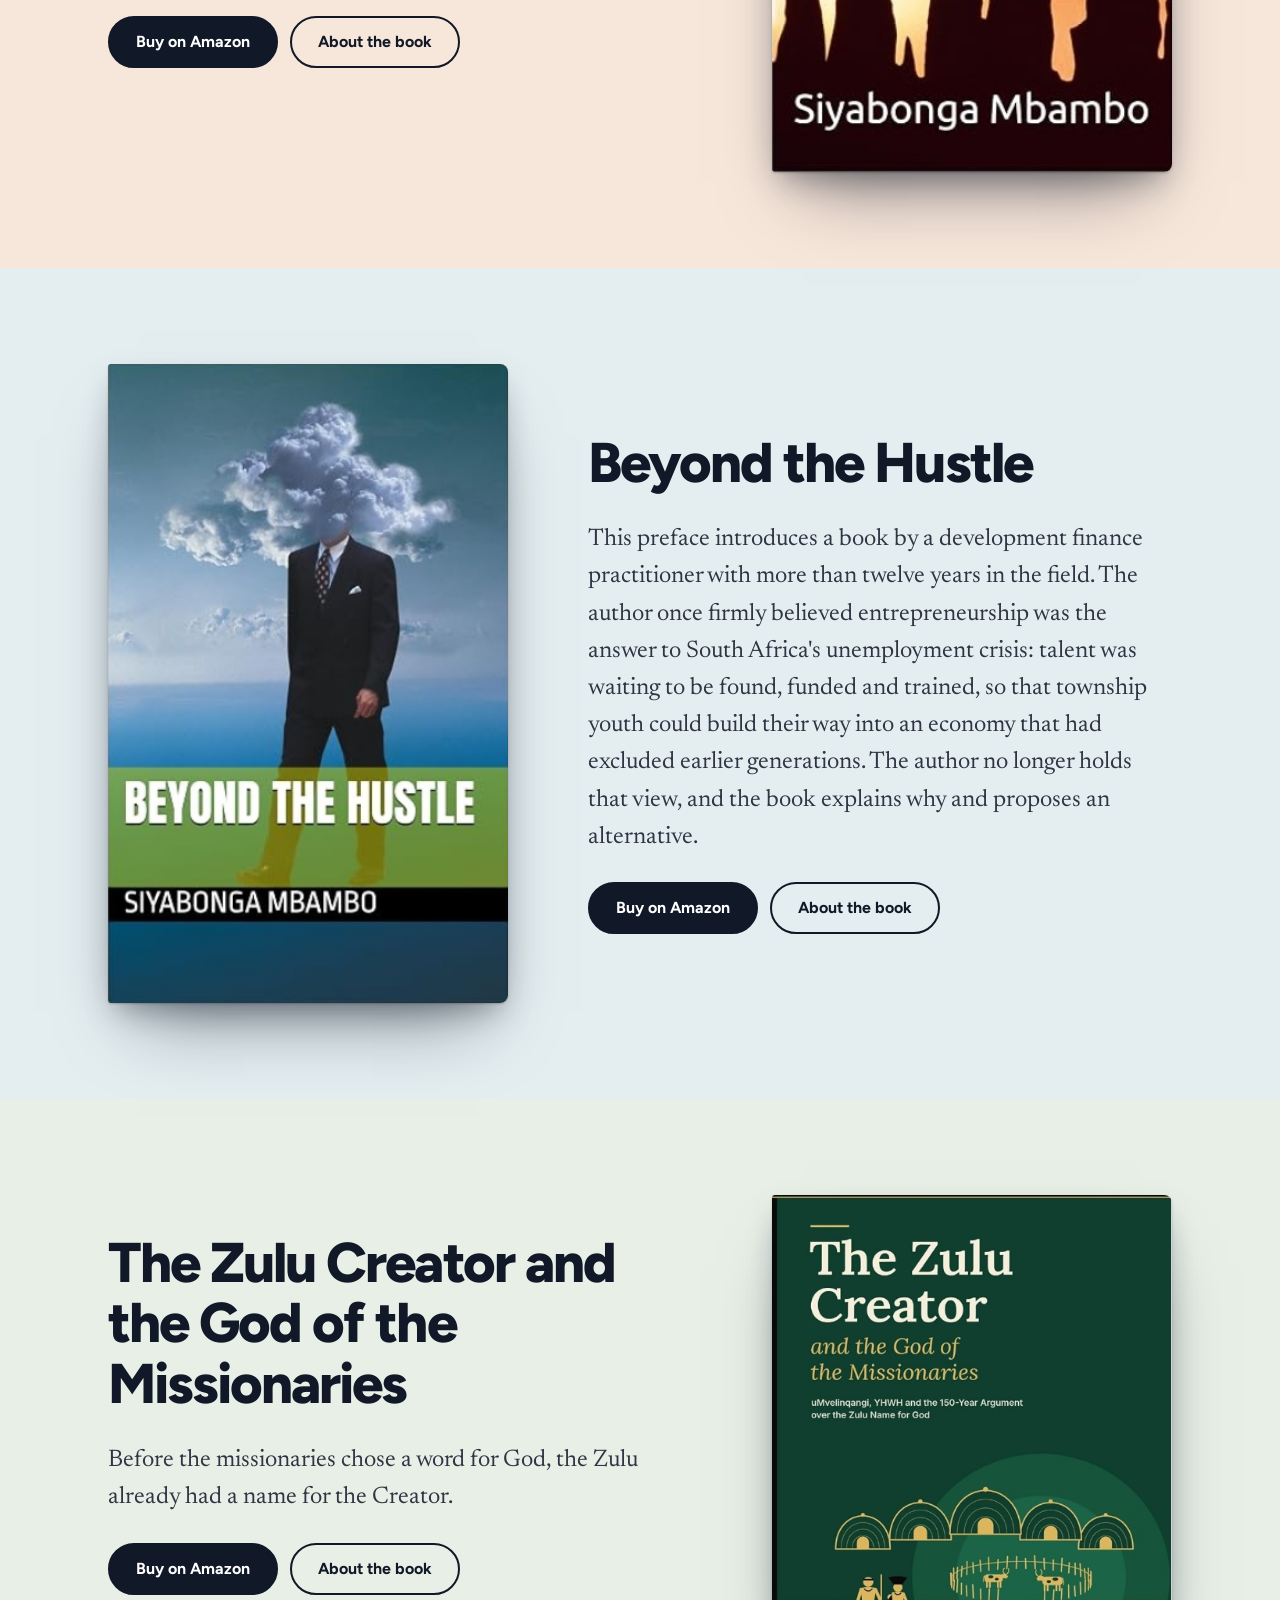
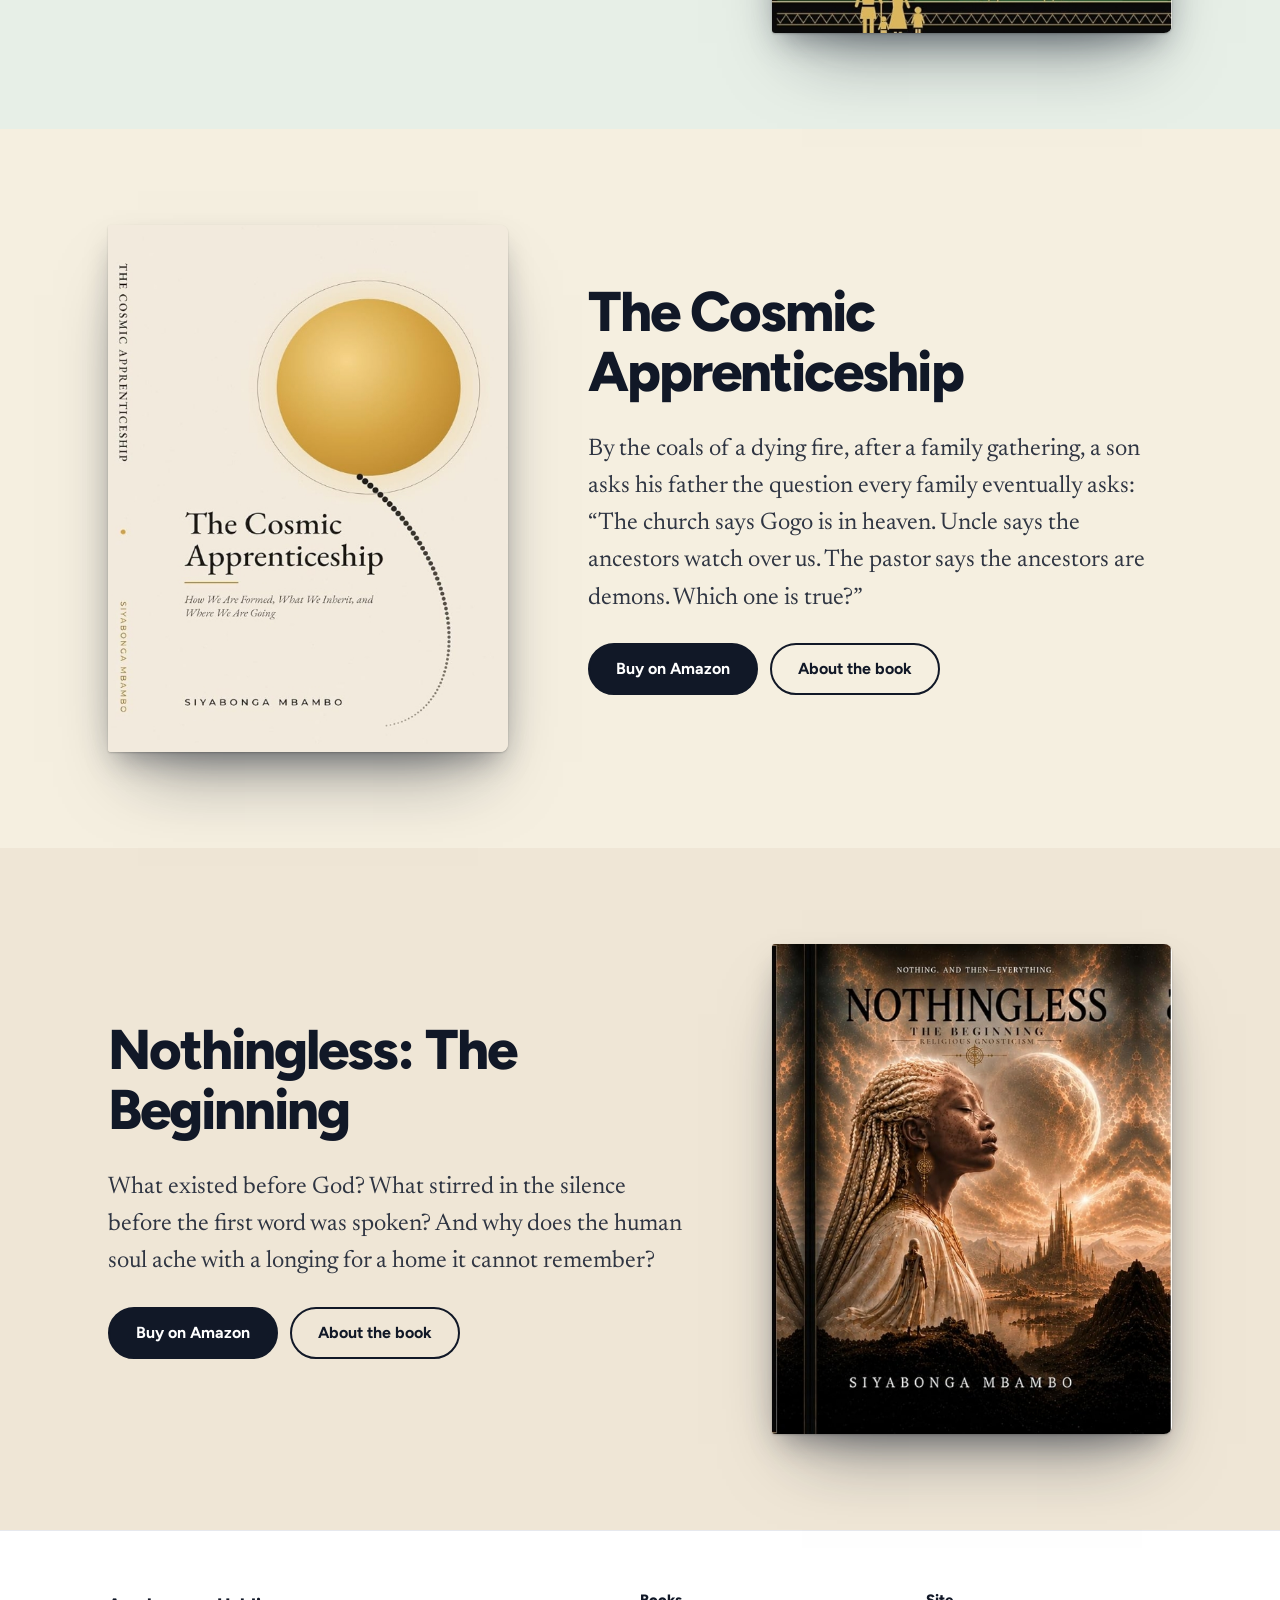
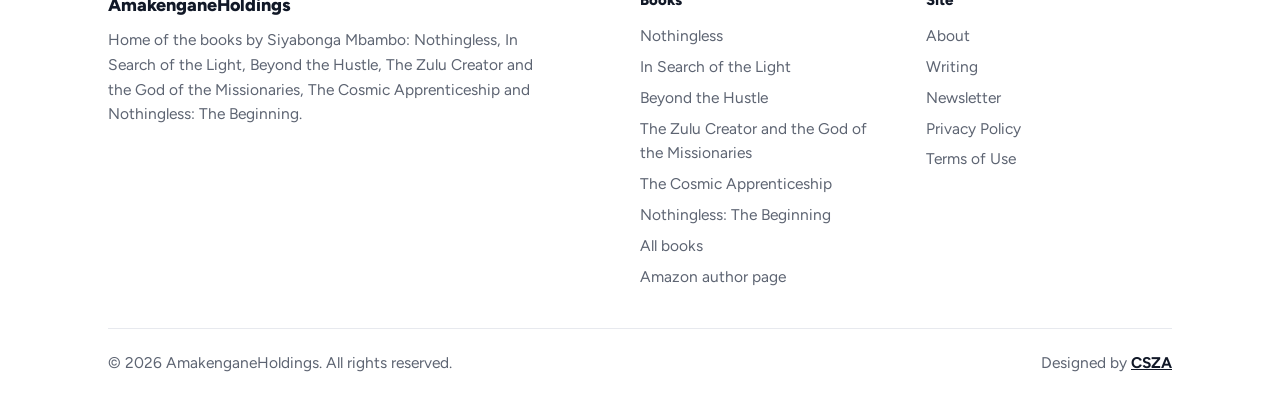
<file: books.html>
<!doctype html>
<html lang="en"><head><meta charset="utf-8">
<script async src="https://www.googletagmanager.com/gtag/js?id=G-36143LH7LJ"></script>
<script>
  window.dataLayer = window.dataLayer || [];
  function gtag(){dataLayer.push(arguments);}
  gtag('js', new Date());
  gtag('config', 'G-36143LH7LJ');
</script>
<meta name="viewport" content="width=device-width,initial-scale=1">
<title>Books by Siyabonga Mbambo | Full Reading List</title>
<meta name="description" content="Every book by Siyabonga Mbambo: Nothingless, In Search of the Light, Beyond the Hustle, The Zulu Creator and the God of the Missionaries and 2 more. Prices, formats and links to buy each one on Amazon."><meta name="keywords" content="Siyabonga Mbambo books, buy Siyabonga Mbambo books, books on Amazon, Nothingless, In Search of the Light, Beyond the Hustle, The Zulu Creator and the God of the Missionaries, The Cosmic Apprenticeship, Nothingless: The Beginning"><meta name="robots" content="index,follow,max-image-preview:large">
<link rel="canonical" href="https://www.amakenganeholdings.co.za/books.html">
<meta name="author" content="Siyabonga Mbambo">
<meta property="og:type" content="website"><meta property="og:site_name" content="Siyabonga Mbambo">
<meta property="og:title" content="Books by Siyabonga Mbambo | Full Reading List"><meta property="og:description" content="Every book by Siyabonga Mbambo: Nothingless, In Search of the Light, Beyond the Hustle, The Zulu Creator and the God of the Missionaries and 2 more. Prices, formats and links to buy each one on Amazon."><meta property="og:url" content="https://www.amakenganeholdings.co.za/books.html">
<meta property="og:image" content="https://www.amakenganeholdings.co.za/og-image.png">
<meta name="twitter:card" content="summary_large_image"><meta name="twitter:title" content="Books by Siyabonga Mbambo | Full Reading List"><meta name="twitter:description" content="Every book by Siyabonga Mbambo: Nothingless, In Search of the Light, Beyond the Hustle, The Zulu Creator and the God of the Missionaries and 2 more. Prices, formats and links to buy each one on Amazon.">
<meta name="newsletter-endpoint" content="https://formspree.io/f/mgavkwjn">
<link rel="icon" href="favicon.svg" type="image/svg+xml"><link rel="icon" href="favicon-32.png" sizes="32x32" type="image/png"><link rel="apple-touch-icon" href="apple-touch-icon.png">
<link rel="sitemap" type="application/xml" href="https://www.amakenganeholdings.co.za/sitemap.xml">
<link rel="preconnect" href="https://fonts.googleapis.com"><link rel="preconnect" href="https://fonts.gstatic.com" crossorigin>
<link href="https://fonts.googleapis.com/css2?family=Figtree:wght@500;600;700&family=Newsreader:ital,opsz,wght@0,6..72,400;0,6..72,600;1,6..72,400&display=swap" rel="stylesheet">
<link rel="stylesheet" href="style.css"><script type="application/ld+json">{"@context": "https://schema.org", "@type": "BreadcrumbList", "itemListElement": [{"@type": "ListItem", "position": 1, "name": "Home", "item": "https://www.amakenganeholdings.co.za/"}, {"@type": "ListItem", "position": 2, "name": "Books", "item": "https://www.amakenganeholdings.co.za/books.html"}]}</script>
<script src="https://widget.senja.io/widget/b907e341-f240-48cf-9292-5e1bf059997f/platform.js" type="text/javascript" async></script>
</head><body>
<a class="skip" href="#main">Skip to content</a>
<header class="site-header"><div class="wrap">
<a class="brand" href="index.html">AmakenganeHoldings</a>
<button class="menu-btn" aria-expanded="false" aria-controls="nav">Menu</button>
<nav class="nav" id="nav" aria-label="Main"><a href="index.html">Home</a><a href="books.html" aria-current="page">Books</a><a href="about.html">About</a><a href="writing.html">Writing</a><a class="btn" href="index.html#newsletter" style="color:#fff">Newsletter</a></nav>
</div></header>
<main id="main"><section class="pagehead"><div class="wrap"><h1>Books by Siyabonga Mbambo</h1></div></section><section class="feature" style="background:#f6eedf"><div class="wrap">
<div class="fimg"><a class="coverlink" href="nothingless.html" aria-label="Nothingless"><img class="bookimg" src="nothingless-cover.jpg" alt="Cover of Nothingless, a novel by Siyabonga Mbambo" width="520" height="760"></a></div>
<div><h2>Nothingless</h2><p class="lead">What if consciousness came before existence?</p><p class="facts"><span><b>$12.00</b> Kindle &middot; <b>$15.00</b> paperback</span><span>326 pages</span><span>Published 16 August 2026</span></p>
<div class="actions"><a class="btn" href="https://www.amazon.com/dp/B0HFGPRQQQ" target="_blank" rel="noopener">Buy on Amazon</a>
<a class="btn ghost" href="nothingless.html">About the book</a></div></div></div></section><section class="feature flip" style="background:#f7e6da"><div class="wrap">
<div class="fimg"><a class="coverlink" href="in-search-of-the-light.html" aria-label="In Search of the Light"><img class="bookimg" src="in-search-of-the-light-cover.jpg" alt="Cover of In Search of the Light by Siyabonga Mbambo" width="520" height="760"></a></div>
<div><h2>In Search of the Light</h2><p class="lead">This book is not about cataloguing spirits or proving the unseen. It is a journey&mdash;a reclamation of what was silenced, forgotten, or erased. It moves through memory, ancestry, and the subtle forces that shape our lives. It bridges the visible and invisible, the inherited and the remembered, the lost and the reclaimed.</p><p class="facts"><span><b>$12.00</b> Kindle &middot; <b>$15.00</b> paperback</span><span>173 pages</span><span>Published 27 July 2026</span></p>
<div class="actions"><a class="btn" href="https://www.amazon.com/SEARCH-LIGHT-Siyabonga-Mbambo-ebook/dp/B0HBRB9HQM" target="_blank" rel="noopener">Buy on Amazon</a>
<a class="btn ghost" href="in-search-of-the-light.html">About the book</a></div></div></div></section><section class="feature" style="background:#e4eef1"><div class="wrap">
<div class="fimg"><a class="coverlink" href="beyond-the-hustle.html" aria-label="Beyond the Hustle"><img class="bookimg" src="beyond-the-hustle-cover.jpg" alt="Cover of Beyond the Hustle by Siyabonga Mbambo" width="520" height="760"></a></div>
<div><h2>Beyond the Hustle</h2><p class="lead">This preface introduces a book by a development finance practitioner with more than twelve years in the field. The author once firmly believed entrepreneurship was the answer to South Africa's unemployment crisis: talent was waiting to be found, funded and trained, so that township youth could build their way into an economy that had excluded earlier generations. The author no longer holds that view, and the book explains why and proposes an alternative.</p>
<div class="actions"><a class="btn" href="https://www.amazon.com/dp/B0HL6J7Z6H" target="_blank" rel="noopener">Buy on Amazon</a>
<a class="btn ghost" href="beyond-the-hustle.html">About the book</a></div></div></div></section><section class="feature flip" style="background:#e7efe7"><div class="wrap">
<div class="fimg"><a class="coverlink" href="zulu-creator-and-the-god-of-the-missionaries.html" aria-label="The Zulu Creator and the God of the Missionaries"><img class="bookimg" src="zulu-creator-cover.jpg" alt="Cover of The Zulu Creator and the God of the Missionaries by Siyabonga Mbambo" width="520" height="760"></a></div>
<div><h2>The Zulu Creator and the God of the Missionaries</h2><p class="lead">Before the missionaries chose a word for God, the Zulu already had a name for the Creator.</p>
<div class="actions"><a class="btn" href="https://www.amazon.com/Zulu-Creator-God-Missionaries-ebook/dp/B0HMHXFVQR" target="_blank" rel="noopener">Buy on Amazon</a>
<a class="btn ghost" href="zulu-creator-and-the-god-of-the-missionaries.html">About the book</a></div></div></div></section><section class="feature" style="background:#f5efe0"><div class="wrap">
<div class="fimg"><a class="coverlink" href="the-cosmic-apprenticeship.html" aria-label="The Cosmic Apprenticeship"><img class="bookimg" src="cosmic-apprenticeship-cover.jpg" alt="Cover of The Cosmic Apprenticeship by Siyabonga Mbambo" width="520" height="760"></a></div>
<div><h2>The Cosmic Apprenticeship</h2><p class="lead">By the coals of a dying fire, after a family gathering, a son asks his father the question every family eventually asks: &ldquo;The church says Gogo is in heaven. Uncle says the ancestors watch over us. The pastor says the ancestors are demons. Which one is true?&rdquo;</p>
<div class="actions"><a class="btn" href="https://www.amazon.com/dp/B0HMCGTR4J" target="_blank" rel="noopener">Buy on Amazon</a>
<a class="btn ghost" href="the-cosmic-apprenticeship.html">About the book</a></div></div></div></section><section class="feature flip" style="background:#efe6d6"><div class="wrap">
<div class="fimg"><a class="coverlink" href="nothingless-the-beginning.html" aria-label="Nothingless: The Beginning"><img class="bookimg" src="nothingless-the-beginning-cover.jpg" alt="Cover of Nothingless: The Beginning by Siyabonga Mbambo" width="520" height="760"></a></div>
<div><h2>Nothingless: The Beginning</h2><p class="lead">What existed before God? What stirred in the silence before the first word was spoken? And why does the human soul ache with a longing for a home it cannot remember?</p>
<div class="actions"><a class="btn" href="https://www.amazon.com/dp/B0HL6TNHHJ" target="_blank" rel="noopener">Buy on Amazon</a>
<a class="btn ghost" href="nothingless-the-beginning.html">About the book</a></div></div></div></section></main>
<footer class="site-footer"><div class="wrap">
<div class="foot">
<div><p class="sans" style="font-weight:800;color:var(--ink);font-size:18px;margin-bottom:8px">AmakenganeHoldings</p>
<p style="max-width:28em">Home of the books by Siyabonga Mbambo: Nothingless, In Search of the Light, Beyond the Hustle, The Zulu Creator and the God of the Missionaries, The Cosmic Apprenticeship and Nothingless: The Beginning.</p></div>
<div><h4>Books</h4><a href="nothingless.html">Nothingless</a><a href="in-search-of-the-light.html">In Search of the Light</a><a href="beyond-the-hustle.html">Beyond the Hustle</a><a href="zulu-creator-and-the-god-of-the-missionaries.html">The Zulu Creator and the God of the Missionaries</a><a href="the-cosmic-apprenticeship.html">The Cosmic Apprenticeship</a><a href="nothingless-the-beginning.html">Nothingless: The Beginning</a><a href="books.html">All books</a><a href="https://www.amazon.com/stores/Siyabonga-Mbambo/author/B0HFV7NMT4" target="_blank" rel="noopener me">Amazon author page</a></div>
<div><h4>Site</h4><a href="about.html">About</a><a href="writing.html">Writing</a><a href="index.html#newsletter">Newsletter</a><a href="privacy.html">Privacy Policy</a><a href="terms.html">Terms of Use</a></div>
</div>
<div class="legal"><span>&copy; 2026 AmakenganeHoldings. All rights reserved.</span>
<span>Designed by <a href="https://cloudsolutionsza.com" target="_blank" rel="noopener">CSZA</a></span></div>
</div></footer>
<script src="script.js" defer></script>
</body></html>
</file>
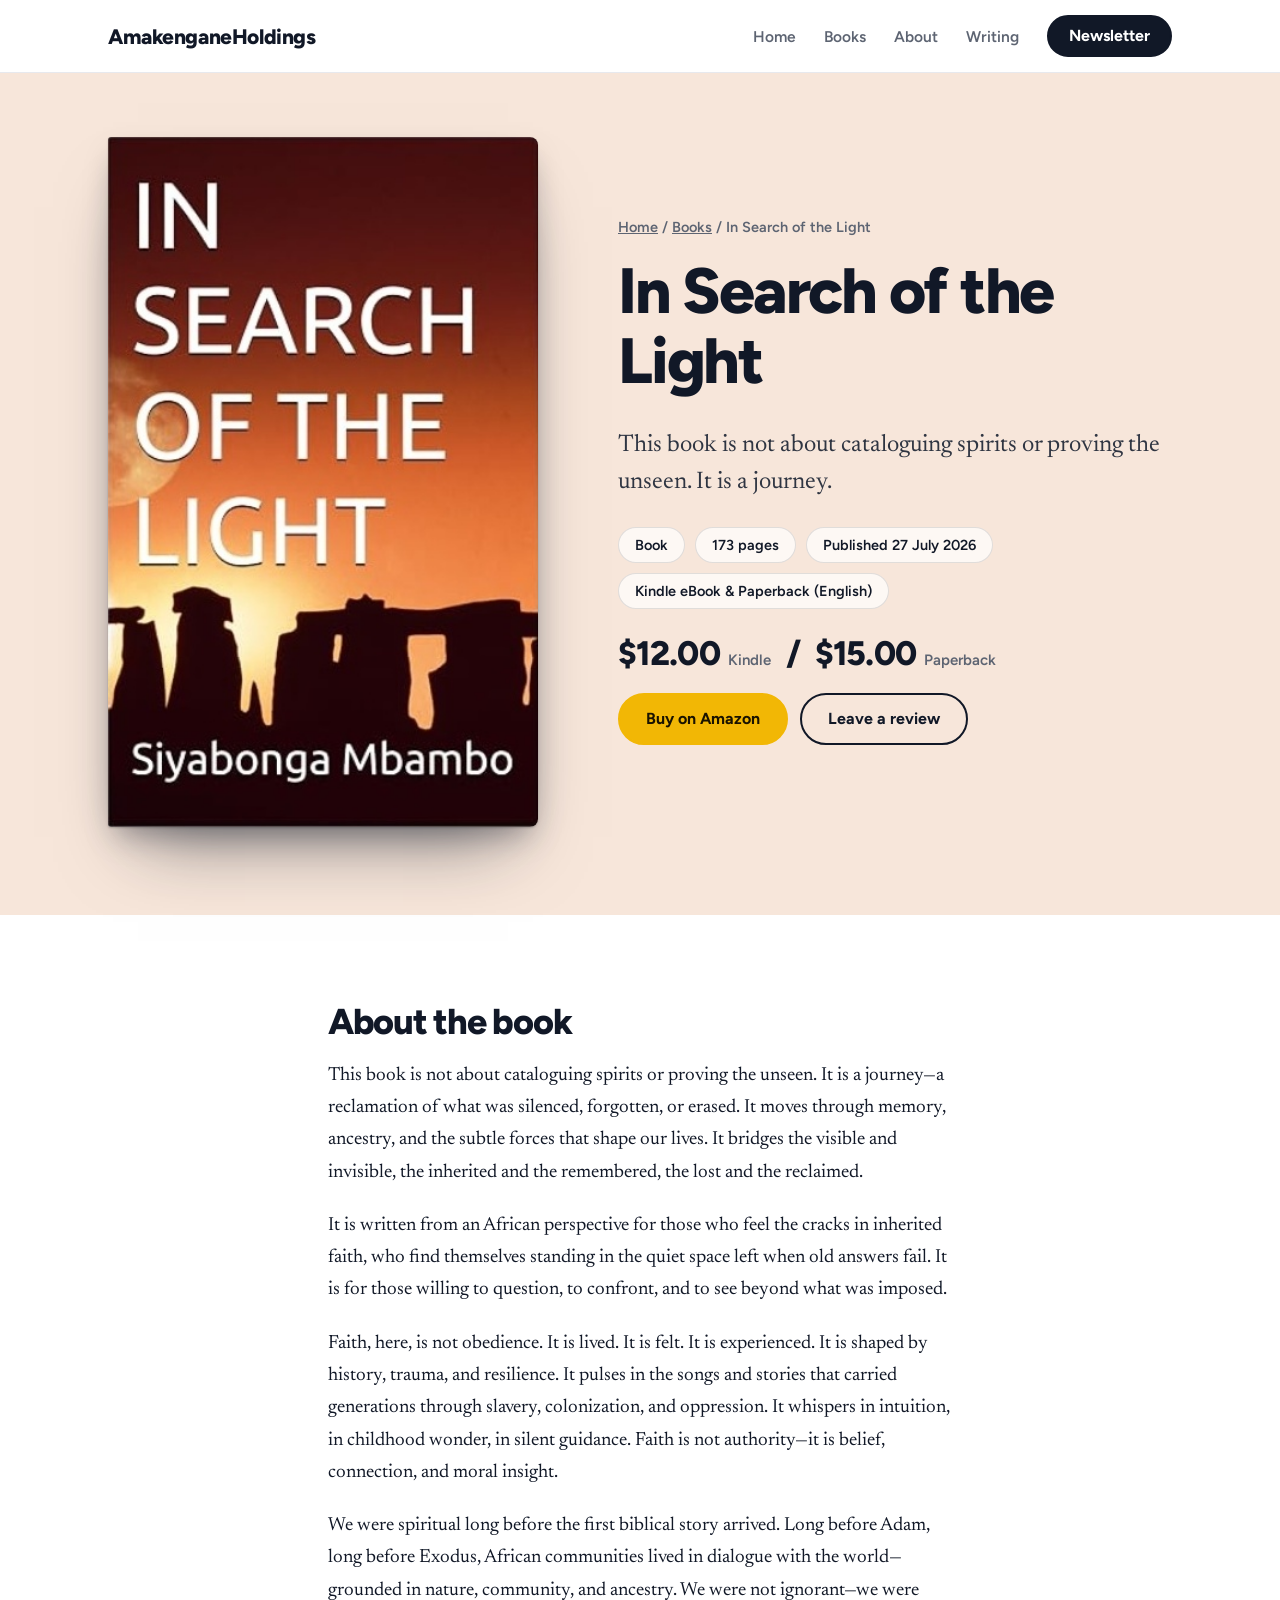
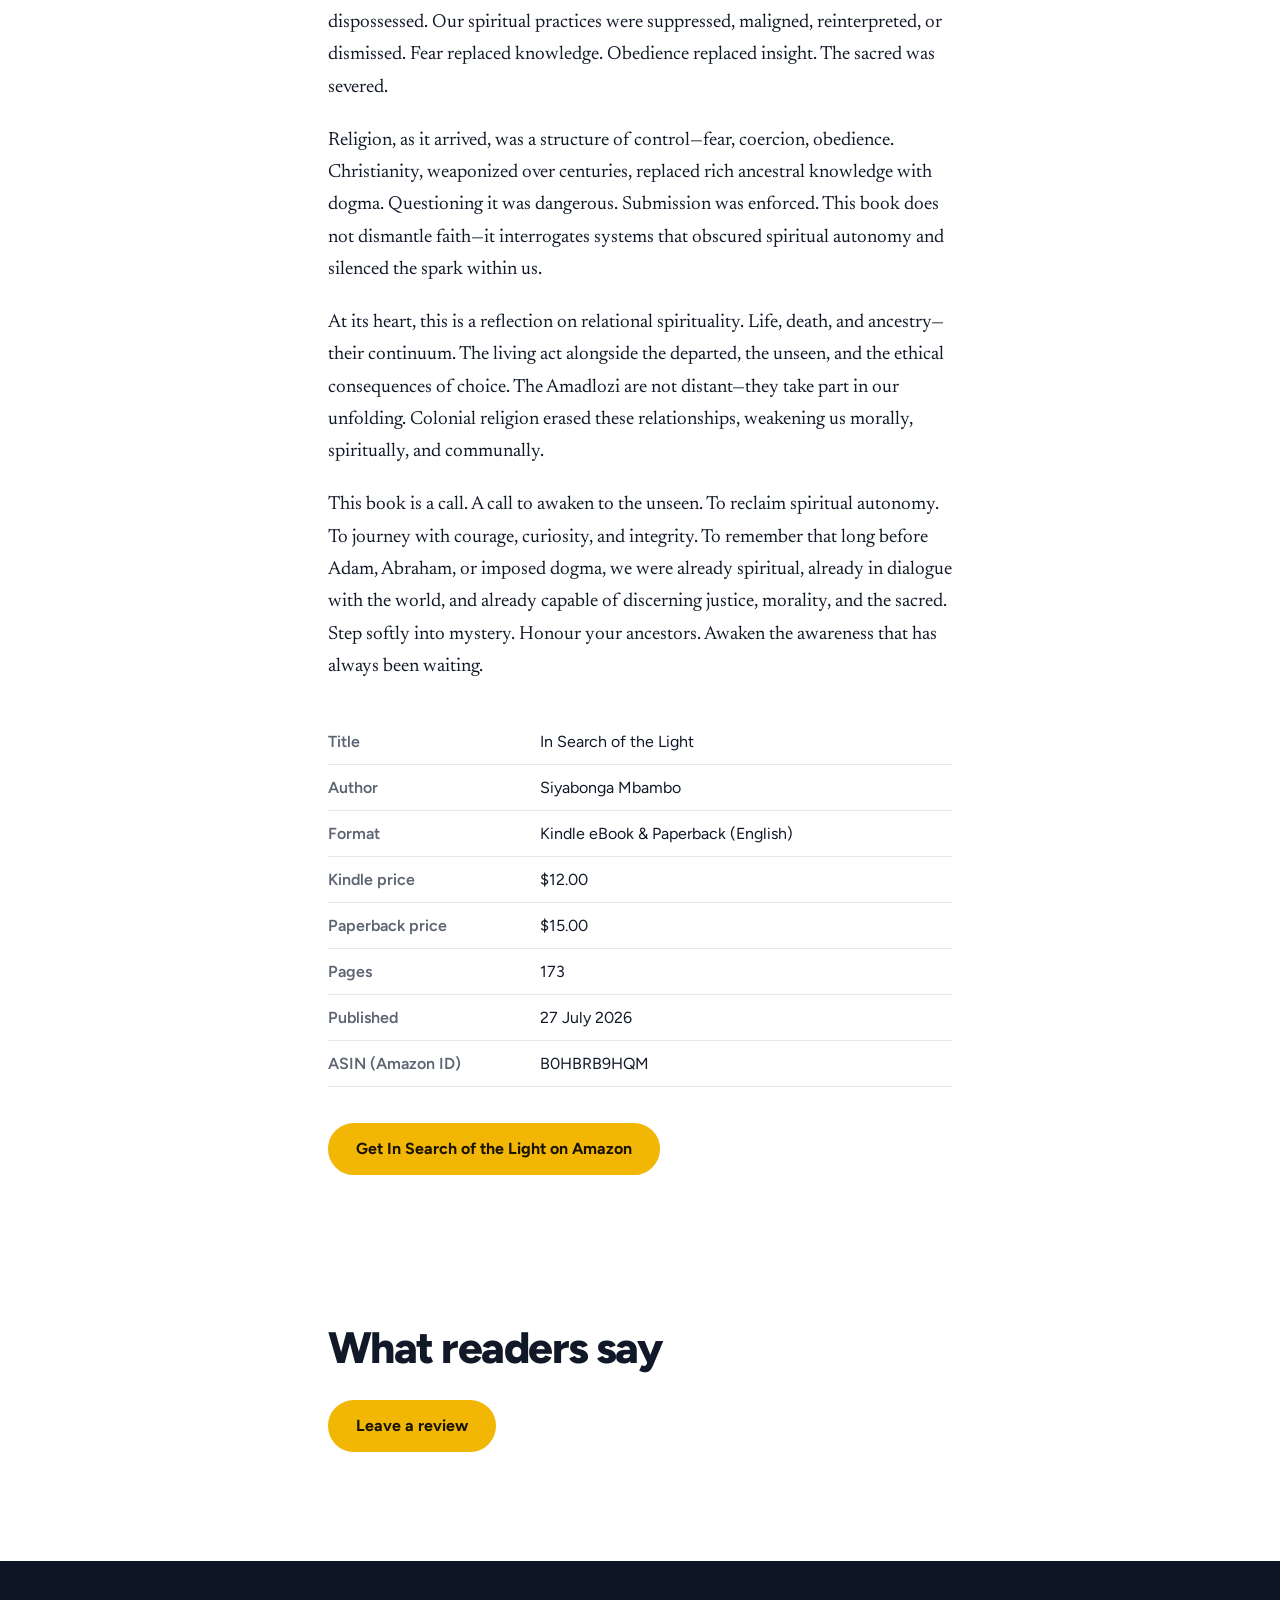
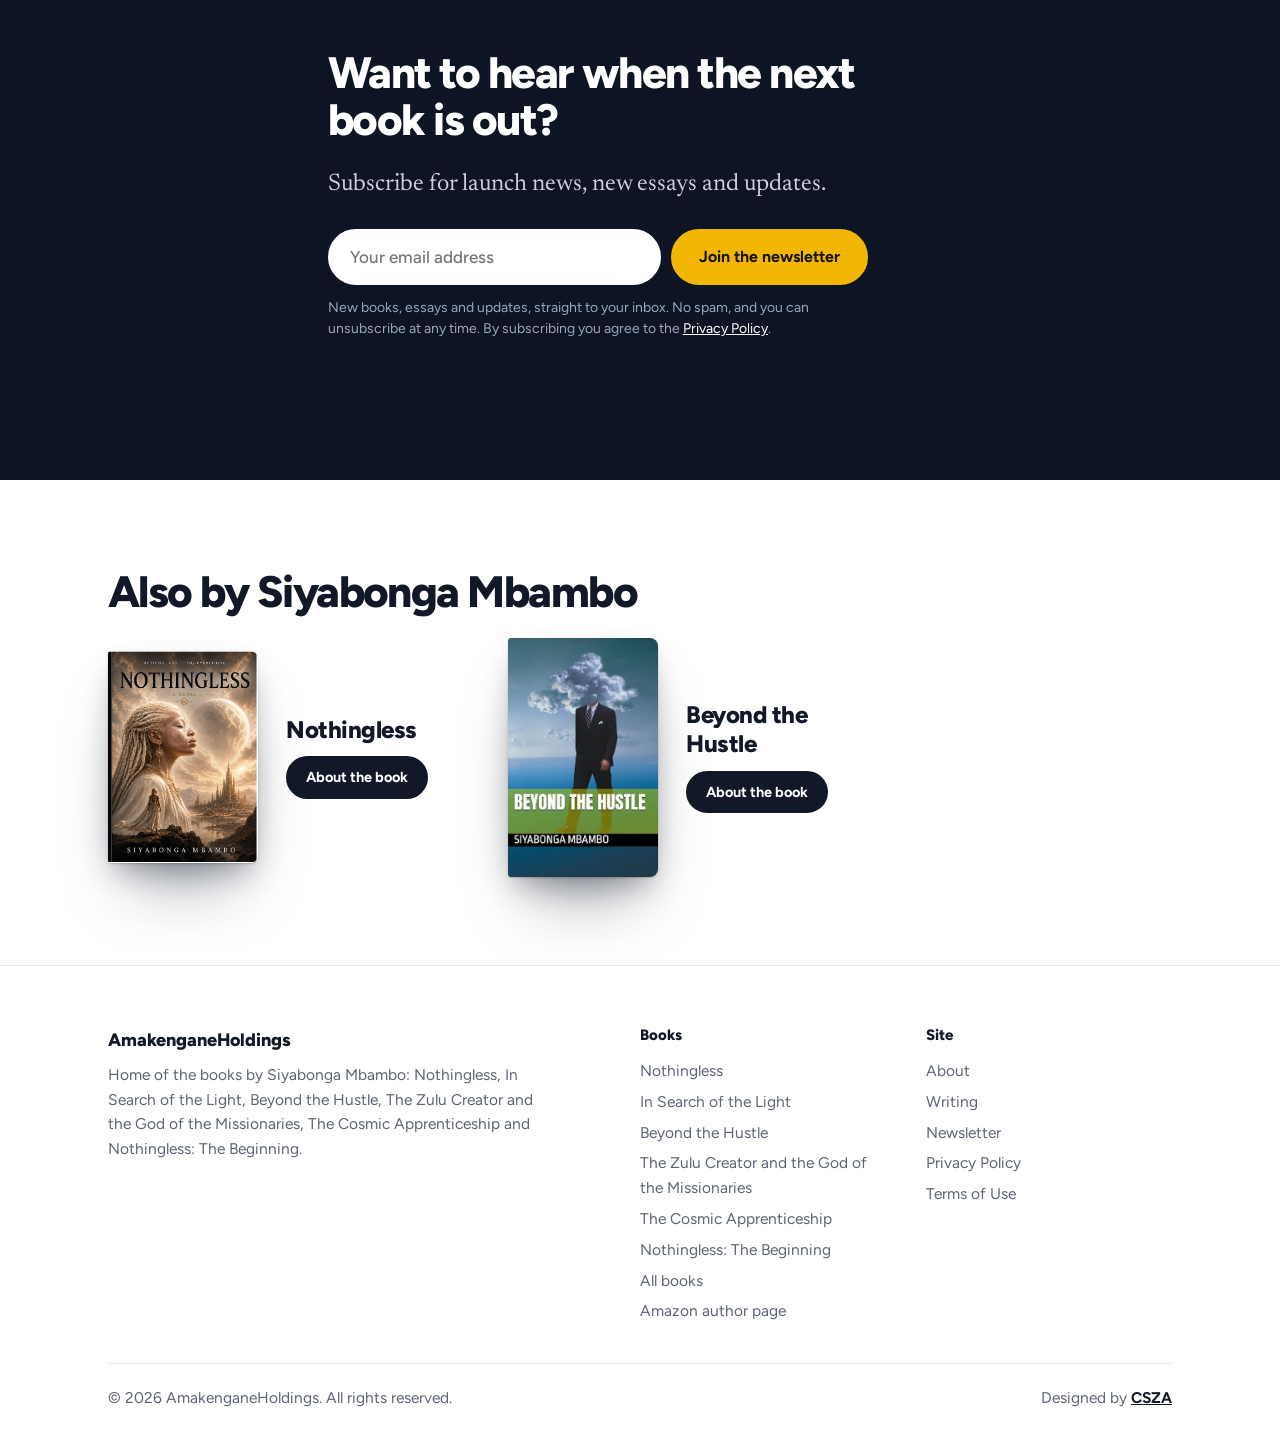
<file: in-search-of-the-light.html>
<!doctype html>
<html lang="en"><head><meta charset="utf-8">
<script async src="https://www.googletagmanager.com/gtag/js?id=G-36143LH7LJ"></script>
<script>
  window.dataLayer = window.dataLayer || [];
  function gtag(){dataLayer.push(arguments);}
  gtag('js', new Date());
  gtag('config', 'G-36143LH7LJ');
</script>
<meta name="viewport" content="width=device-width,initial-scale=1">
<title>In Search of the Light by Siyabonga Mbambo | Book and where to buy</title>
<meta name="description" content="In Search of the Light by Siyabonga Mbambo. This book is not about cataloguing spirits or proving the unseen. It is a journey—a reclamation of what was silenced, forgotten, or erased. It moves through memory, ancestry, and the subtle forces that shape our lives. It bridges the visible and invisible,"><meta name="keywords" content="In Search of the Light book, In Search of the Light Siyabonga Mbambo, In Search of the Light Kindle ebook, African spirituality book, ancestry and faith, Amadlozi, reclaiming spiritual autonomy, decolonising faith, Siyabonga Mbambo"><meta name="robots" content="index,follow,max-image-preview:large">
<link rel="canonical" href="https://www.amakenganeholdings.co.za/in-search-of-the-light.html">
<meta name="author" content="Siyabonga Mbambo">
<meta property="og:type" content="book"><meta property="og:site_name" content="Siyabonga Mbambo">
<meta property="og:title" content="In Search of the Light by Siyabonga Mbambo | Book and where to buy"><meta property="og:description" content="In Search of the Light by Siyabonga Mbambo. This book is not about cataloguing spirits or proving the unseen. It is a journey—a reclamation of what was silenced, forgotten, or erased. It moves through memory, ancestry, and the subtle forces that shape our lives. It bridges the visible and invisible,"><meta property="og:url" content="https://www.amakenganeholdings.co.za/in-search-of-the-light.html">
<meta property="og:image" content="https://www.amakenganeholdings.co.za/og-image.png">
<meta name="twitter:card" content="summary_large_image"><meta name="twitter:title" content="In Search of the Light by Siyabonga Mbambo | Book and where to buy"><meta name="twitter:description" content="In Search of the Light by Siyabonga Mbambo. This book is not about cataloguing spirits or proving the unseen. It is a journey—a reclamation of what was silenced, forgotten, or erased. It moves through memory, ancestry, and the subtle forces that shape our lives. It bridges the visible and invisible,">
<meta name="newsletter-endpoint" content="https://formspree.io/f/mgavkwjn">
<link rel="icon" href="favicon.svg" type="image/svg+xml"><link rel="icon" href="favicon-32.png" sizes="32x32" type="image/png"><link rel="apple-touch-icon" href="apple-touch-icon.png">
<link rel="sitemap" type="application/xml" href="https://www.amakenganeholdings.co.za/sitemap.xml">
<link rel="preconnect" href="https://fonts.googleapis.com"><link rel="preconnect" href="https://fonts.gstatic.com" crossorigin>
<link href="https://fonts.googleapis.com/css2?family=Figtree:wght@500;600;700&family=Newsreader:ital,opsz,wght@0,6..72,400;0,6..72,600;1,6..72,400&display=swap" rel="stylesheet">
<link rel="stylesheet" href="style.css"><script type="application/ld+json">{"@context": "https://schema.org", "@type": "Book", "name": "In Search of the Light", "author": {"@type": "Person", "name": "Siyabonga Mbambo"}, "url": "https://www.amakenganeholdings.co.za/in-search-of-the-light.html", "description": "This book is not about cataloguing spirits or proving the unseen. It is a journey—a reclamation of what was silenced, forgotten, or erased. It moves through memory, ancestry, and the subtle forces that shape our lives. It bridges the visible and invisible, the inherited and the remembered, the lost and the reclaimed.", "inLanguage": "en", "image": "https://www.amakenganeholdings.co.za/in-search-of-the-light-cover.jpg", "workExample": {"@type": "Book", "inLanguage": "en", "url": "https://www.amazon.com/SEARCH-LIGHT-Siyabonga-Mbambo-ebook/dp/B0HBRB9HQM", "bookFormat": "https://schema.org/EBook"}, "numberOfPages": 173}</script><script type="application/ld+json">{"@context": "https://schema.org", "@type": "BreadcrumbList", "itemListElement": [{"@type": "ListItem", "position": 1, "name": "Home", "item": "https://www.amakenganeholdings.co.za/"}, {"@type": "ListItem", "position": 2, "name": "Books", "item": "https://www.amakenganeholdings.co.za/books.html"}, {"@type": "ListItem", "position": 3, "name": "In Search of the Light", "item": "https://www.amakenganeholdings.co.za/in-search-of-the-light.html"}]}</script>
<script src="https://widget.senja.io/widget/b907e341-f240-48cf-9292-5e1bf059997f/platform.js" type="text/javascript" async></script>
</head><body>
<a class="skip" href="#main">Skip to content</a>
<header class="site-header"><div class="wrap">
<a class="brand" href="index.html">AmakenganeHoldings</a>
<button class="menu-btn" aria-expanded="false" aria-controls="nav">Menu</button>
<nav class="nav" id="nav" aria-label="Main"><a href="index.html">Home</a><a href="books.html">Books</a><a href="about.html">About</a><a href="writing.html">Writing</a><a class="btn" href="index.html#newsletter" style="color:#fff">Newsletter</a></nav>
</div></header>
<main id="main">
<section class="bhero" style="background:#f7e6da"><div class="wrap">
<div class="fimg"><img class="bookimg" src="in-search-of-the-light-cover.jpg" alt="Cover of In Search of the Light by Siyabonga Mbambo" width="520" height="760"></div>
<div>
<p class="crumbs"><a href="index.html">Home</a> / <a href="books.html">Books</a> / In Search of the Light</p>
<h1>In Search of the Light</h1>
<p class="lead">This book is not about cataloguing spirits or proving the unseen. It is a journey.</p>
<ul class="chips"><li>Book</li><li>173 pages</li><li>Published 27 July 2026</li><li>Kindle eBook &amp; Paperback (English)</li></ul>
<p class="price">$12.00<small>Kindle</small> &nbsp;/&nbsp; $15.00<small>Paperback</small></p>
<div class="actions"><a class="btn gold" href="https://www.amazon.com/SEARCH-LIGHT-Siyabonga-Mbambo-ebook/dp/B0HBRB9HQM" target="_blank" rel="noopener">Buy on Amazon</a>
<a class="btn ghost" href="https://senja.io/p/amakenganeholdings/r/TH5GFw" target="_blank" rel="noopener">Leave a review</a></div>
</div></div></section>
<section style="padding-bottom:40px"><div class="narrow prose">
<h2 style="margin-top:0">About the book</h2>
<p>This book is not about cataloguing spirits or proving the unseen. It is a journey&mdash;a reclamation of what was silenced, forgotten, or erased. It moves through memory, ancestry, and the subtle forces that shape our lives. It bridges the visible and invisible, the inherited and the remembered, the lost and the reclaimed.</p><p>It is written from an African perspective for those who feel the cracks in inherited faith, who find themselves standing in the quiet space left when old answers fail. It is for those willing to question, to confront, and to see beyond what was imposed.</p><p>Faith, here, is not obedience. It is lived. It is felt. It is experienced. It is shaped by history, trauma, and resilience. It pulses in the songs and stories that carried generations through slavery, colonization, and oppression. It whispers in intuition, in childhood wonder, in silent guidance. Faith is not authority&mdash;it is belief, connection, and moral insight.</p><p>We were spiritual long before the first biblical story arrived. Long before Adam, long before Exodus, African communities lived in dialogue with the world&mdash;grounded in nature, community, and ancestry. We were not ignorant&mdash;we were dispossessed. Our spiritual practices were suppressed, maligned, reinterpreted, or dismissed. Fear replaced knowledge. Obedience replaced insight. The sacred was severed.</p><p>Religion, as it arrived, was a structure of control&mdash;fear, coercion, obedience. Christianity, weaponized over centuries, replaced rich ancestral knowledge with dogma. Questioning it was dangerous. Submission was enforced. This book does not dismantle faith&mdash;it interrogates systems that obscured spiritual autonomy and silenced the spark within us.</p><p>At its heart, this is a reflection on relational spirituality. Life, death, and ancestry&mdash;their continuum. The living act alongside the departed, the unseen, and the ethical consequences of choice. The Amadlozi are not distant&mdash;they take part in our unfolding. Colonial religion erased these relationships, weakening us morally, spiritually, and communally.</p><p>This book is a call. A call to awaken to the unseen. To reclaim spiritual autonomy. To journey with courage, curiosity, and integrity. To remember that long before Adam, Abraham, or imposed dogma, we were already spiritual, already in dialogue with the world, and already capable of discerning justice, morality, and the sacred. Step softly into mystery. Honour your ancestors. Awaken the awareness that has always been waiting.</p>
<table class="meta" style="margin-top:36px"><caption class="skip">Book details</caption><tr><th>Title</th><td>In Search of the Light</td></tr><tr><th>Author</th><td>Siyabonga Mbambo</td></tr><tr><th>Format</th><td>Kindle eBook &amp; Paperback (English)</td></tr><tr><th>Kindle price</th><td>$12.00</td></tr><tr><th>Paperback price</th><td>$15.00</td></tr><tr><th>Pages</th><td>173</td></tr><tr><th>Published</th><td>27 July 2026</td></tr><tr><th>ASIN (Amazon ID)</th><td>B0HBRB9HQM</td></tr></table>
<p style="margin-top:36px"><a class="btn gold" href="https://www.amazon.com/SEARCH-LIGHT-Siyabonga-Mbambo-ebook/dp/B0HBRB9HQM" target="_blank" rel="noopener">Get In Search of the Light on Amazon</a></p>
</div></section>
<section><div class="narrow"><h2>What readers say</h2><div class="senja-embed" data-id="b907e341-f240-48cf-9292-5e1bf059997f" data-mode="shadow" data-lazyload="false" style="display: block; width: 100%;"></div>
<p style="margin-top:28px"><a class="btn gold" href="https://senja.io/p/amakenganeholdings/r/TH5GFw" target="_blank" rel="noopener">Leave a review</a></p>
</div></section>
<section class="band"><div class="narrow"><h2>Want to hear when the next book is out?</h2>
<p class="lead">Subscribe for launch news, new essays and updates.</p><div><form class="signup" novalidate>
<label class="skip" for="em-d">Email address</label>
<input id="em-d" type="email" name="email" placeholder="Your email address" autocomplete="email" required>
<input class="hp" type="text" name="website" tabindex="-1" autocomplete="off" aria-hidden="true">
<button class="btn gold" type="submit">Join the newsletter</button></form>
<p class="form-note">New books, essays and updates, straight to your inbox. No spam, and you can unsubscribe at any time. By subscribing you agree to the <a href="privacy.html">Privacy Policy</a>.</p>
<p class="form-msg" role="status" aria-live="polite"></p></div></div></section>
<section><div class="wrap"><h2>Also by Siyabonga Mbambo</h2>
<div class="alsogrid"><div class="also"><a class="coverlink" href="nothingless.html" aria-label="Nothingless"><img class="bookimg" src="nothingless-cover.jpg" alt="Cover of Nothingless, a novel by Siyabonga Mbambo" width="520" height="760"></a>
<div><h3>Nothingless</h3><a class="btn" href="nothingless.html">About the book</a></div></div><div class="also"><a class="coverlink" href="beyond-the-hustle.html" aria-label="Beyond the Hustle"><img class="bookimg" src="beyond-the-hustle-cover.jpg" alt="Cover of Beyond the Hustle by Siyabonga Mbambo" width="520" height="760"></a>
<div><h3>Beyond the Hustle</h3><a class="btn" href="beyond-the-hustle.html">About the book</a></div></div></div></div></section></main>
<footer class="site-footer"><div class="wrap">
<div class="foot">
<div><p class="sans" style="font-weight:800;color:var(--ink);font-size:18px;margin-bottom:8px">AmakenganeHoldings</p>
<p style="max-width:28em">Home of the books by Siyabonga Mbambo: Nothingless, In Search of the Light, Beyond the Hustle, The Zulu Creator and the God of the Missionaries, The Cosmic Apprenticeship and Nothingless: The Beginning.</p></div>
<div><h4>Books</h4><a href="nothingless.html">Nothingless</a><a href="in-search-of-the-light.html">In Search of the Light</a><a href="beyond-the-hustle.html">Beyond the Hustle</a><a href="zulu-creator-and-the-god-of-the-missionaries.html">The Zulu Creator and the God of the Missionaries</a><a href="the-cosmic-apprenticeship.html">The Cosmic Apprenticeship</a><a href="nothingless-the-beginning.html">Nothingless: The Beginning</a><a href="books.html">All books</a><a href="https://www.amazon.com/stores/Siyabonga-Mbambo/author/B0HFV7NMT4" target="_blank" rel="noopener me">Amazon author page</a></div>
<div><h4>Site</h4><a href="about.html">About</a><a href="writing.html">Writing</a><a href="index.html#newsletter">Newsletter</a><a href="privacy.html">Privacy Policy</a><a href="terms.html">Terms of Use</a></div>
</div>
<div class="legal"><span>&copy; 2026 AmakenganeHoldings. All rights reserved.</span>
<span>Designed by <a href="https://cloudsolutionsza.com" target="_blank" rel="noopener">CSZA</a></span></div>
</div></footer>
<script src="script.js" defer></script>
</body></html>
</file>
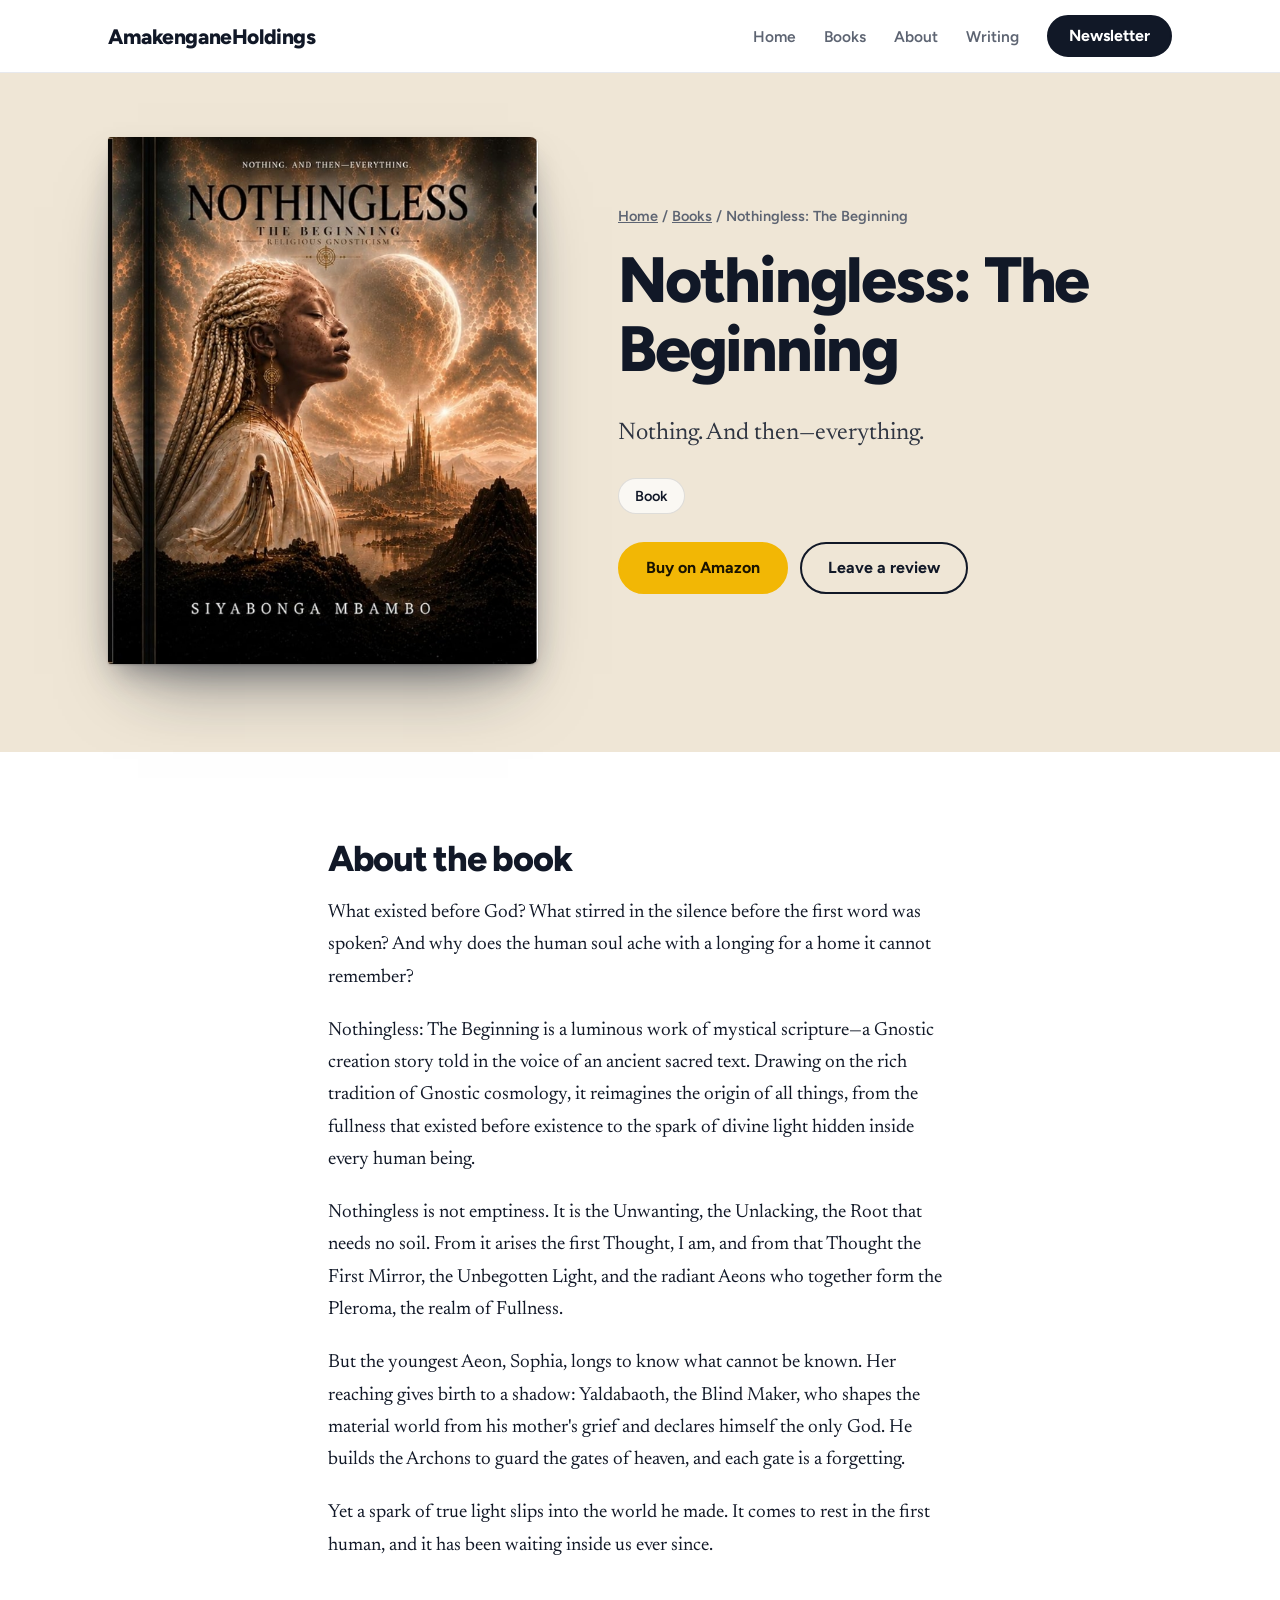
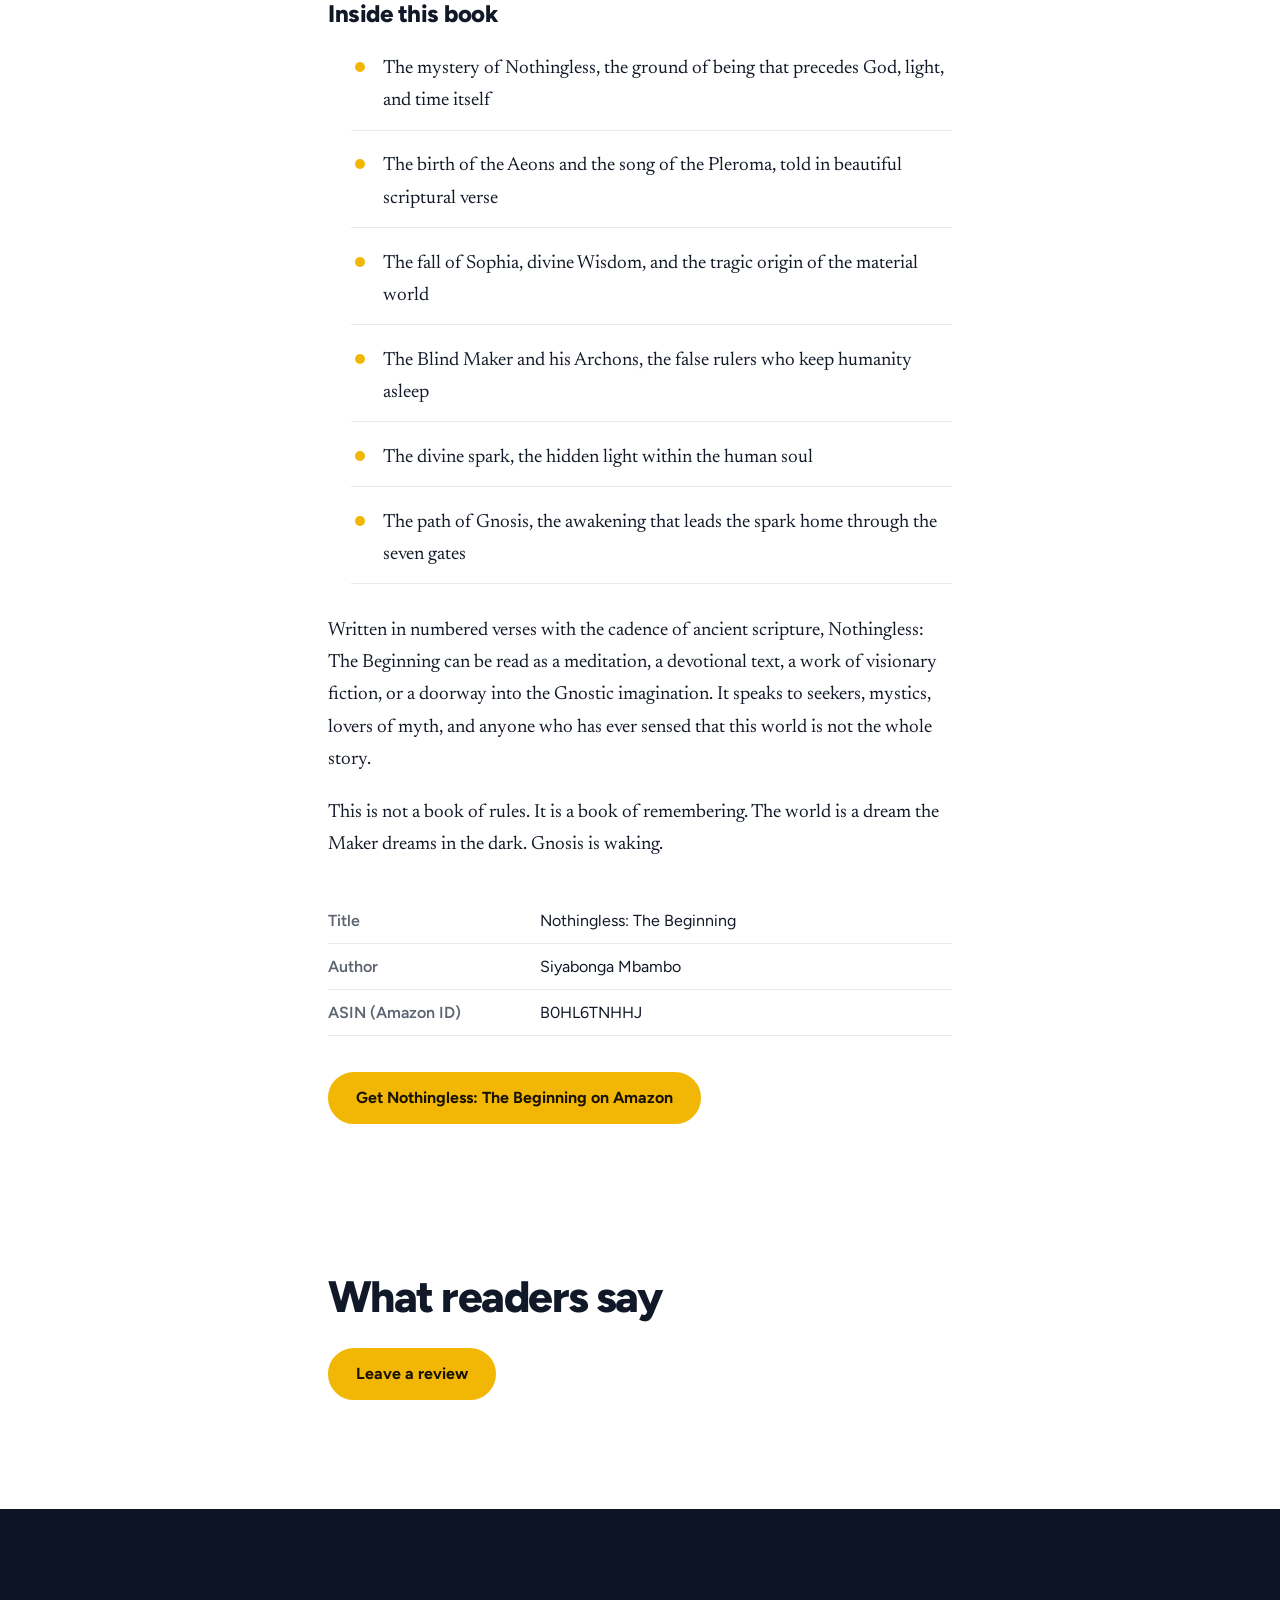
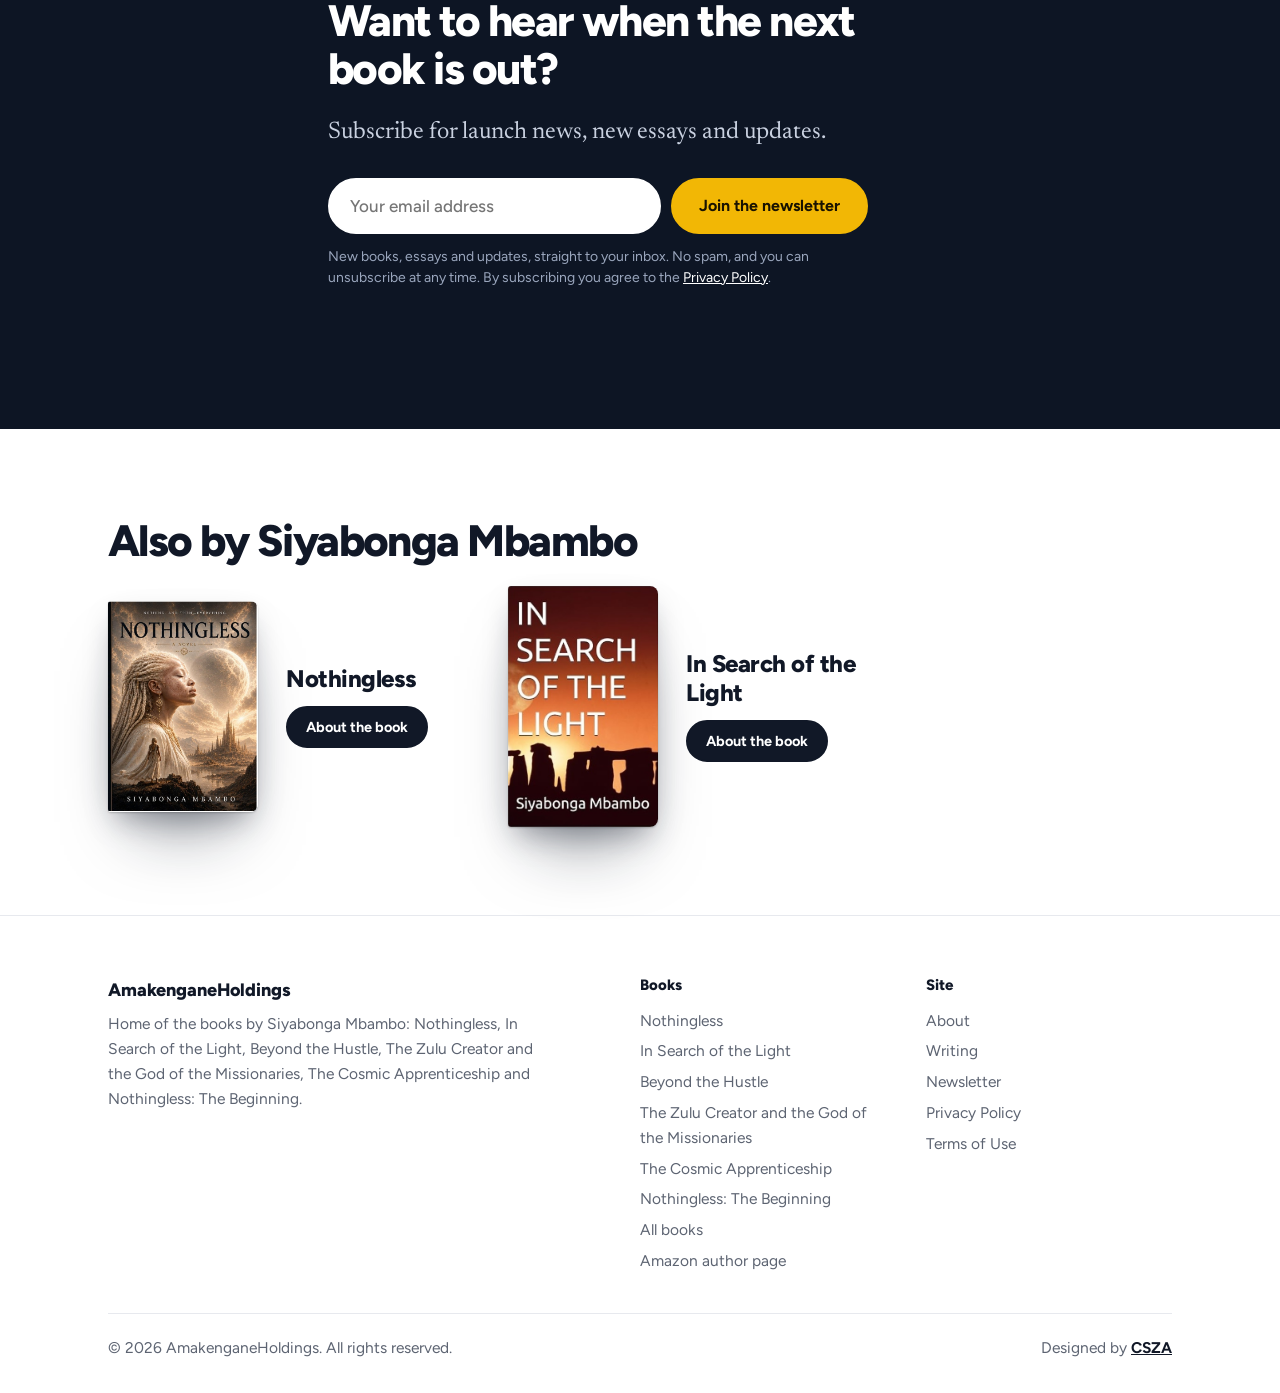
<file: nothingless-the-beginning.html>
<!doctype html>
<html lang="en"><head><meta charset="utf-8">
<script async src="https://www.googletagmanager.com/gtag/js?id=G-36143LH7LJ"></script>
<script>
  window.dataLayer = window.dataLayer || [];
  function gtag(){dataLayer.push(arguments);}
  gtag('js', new Date());
  gtag('config', 'G-36143LH7LJ');
</script>
<meta name="viewport" content="width=device-width,initial-scale=1">
<title>Nothingless: The Beginning by Siyabonga Mbambo | Book and where to buy</title>
<meta name="description" content="Nothingless: The Beginning by Siyabonga Mbambo. What existed before God? What stirred in the silence before the first word was spoken? And why does the human soul ache with a longing for a home it cannot remember?"><meta name="keywords" content="Nothingless the Beginning, Siyabonga Mbambo, Gnostic creation story, Gnosticism book, Sophia and Pleroma, Yaldabaoth, Aeons, religious gnosticism, mystical scripture, visionary fiction, Siyabonga Mbambo"><meta name="robots" content="index,follow,max-image-preview:large">
<link rel="canonical" href="https://www.amakenganeholdings.co.za/nothingless-the-beginning.html">
<meta name="author" content="Siyabonga Mbambo">
<meta property="og:type" content="book"><meta property="og:site_name" content="Siyabonga Mbambo">
<meta property="og:title" content="Nothingless: The Beginning by Siyabonga Mbambo | Book and where to buy"><meta property="og:description" content="Nothingless: The Beginning by Siyabonga Mbambo. What existed before God? What stirred in the silence before the first word was spoken? And why does the human soul ache with a longing for a home it cannot remember?"><meta property="og:url" content="https://www.amakenganeholdings.co.za/nothingless-the-beginning.html">
<meta property="og:image" content="https://www.amakenganeholdings.co.za/og-image.png">
<meta name="twitter:card" content="summary_large_image"><meta name="twitter:title" content="Nothingless: The Beginning by Siyabonga Mbambo | Book and where to buy"><meta name="twitter:description" content="Nothingless: The Beginning by Siyabonga Mbambo. What existed before God? What stirred in the silence before the first word was spoken? And why does the human soul ache with a longing for a home it cannot remember?">
<meta name="newsletter-endpoint" content="https://formspree.io/f/mgavkwjn">
<link rel="icon" href="favicon.svg" type="image/svg+xml"><link rel="icon" href="favicon-32.png" sizes="32x32" type="image/png"><link rel="apple-touch-icon" href="apple-touch-icon.png">
<link rel="sitemap" type="application/xml" href="https://www.amakenganeholdings.co.za/sitemap.xml">
<link rel="preconnect" href="https://fonts.googleapis.com"><link rel="preconnect" href="https://fonts.gstatic.com" crossorigin>
<link href="https://fonts.googleapis.com/css2?family=Figtree:wght@500;600;700&family=Newsreader:ital,opsz,wght@0,6..72,400;0,6..72,600;1,6..72,400&display=swap" rel="stylesheet">
<link rel="stylesheet" href="style.css"><script type="application/ld+json">{"@context": "https://schema.org", "@type": "Book", "name": "Nothingless: The Beginning", "author": {"@type": "Person", "name": "Siyabonga Mbambo"}, "url": "https://www.amakenganeholdings.co.za/nothingless-the-beginning.html", "description": "What existed before God? What stirred in the silence before the first word was spoken? And why does the human soul ache with a longing for a home it cannot remember?", "inLanguage": "en", "image": "https://www.amakenganeholdings.co.za/nothingless-the-beginning-cover.jpg", "workExample": {"@type": "Book", "inLanguage": "en", "url": "https://www.amazon.com/dp/B0HL6TNHHJ"}}</script><script type="application/ld+json">{"@context": "https://schema.org", "@type": "BreadcrumbList", "itemListElement": [{"@type": "ListItem", "position": 1, "name": "Home", "item": "https://www.amakenganeholdings.co.za/"}, {"@type": "ListItem", "position": 2, "name": "Books", "item": "https://www.amakenganeholdings.co.za/books.html"}, {"@type": "ListItem", "position": 3, "name": "Nothingless: The Beginning", "item": "https://www.amakenganeholdings.co.za/nothingless-the-beginning.html"}]}</script>
<script src="https://widget.senja.io/widget/b907e341-f240-48cf-9292-5e1bf059997f/platform.js" type="text/javascript" async></script>
</head><body>
<a class="skip" href="#main">Skip to content</a>
<header class="site-header"><div class="wrap">
<a class="brand" href="index.html">AmakenganeHoldings</a>
<button class="menu-btn" aria-expanded="false" aria-controls="nav">Menu</button>
<nav class="nav" id="nav" aria-label="Main"><a href="index.html">Home</a><a href="books.html">Books</a><a href="about.html">About</a><a href="writing.html">Writing</a><a class="btn" href="index.html#newsletter" style="color:#fff">Newsletter</a></nav>
</div></header>
<main id="main">
<section class="bhero" style="background:#efe6d6"><div class="wrap">
<div class="fimg"><img class="bookimg" src="nothingless-the-beginning-cover.jpg" alt="Cover of Nothingless: The Beginning by Siyabonga Mbambo" width="520" height="760"></div>
<div>
<p class="crumbs"><a href="index.html">Home</a> / <a href="books.html">Books</a> / Nothingless: The Beginning</p>
<h1>Nothingless: The Beginning</h1>
<p class="lead">Nothing. And then—everything.</p>
<ul class="chips"><li>Book</li></ul>

<div class="actions"><a class="btn gold" href="https://www.amazon.com/dp/B0HL6TNHHJ" target="_blank" rel="noopener">Buy on Amazon</a>
<a class="btn ghost" href="https://senja.io/p/amakenganeholdings/r/TH5GFw" target="_blank" rel="noopener">Leave a review</a></div>
</div></div></section>
<section style="padding-bottom:40px"><div class="narrow prose">
<h2 style="margin-top:0">About the book</h2>
<p>What existed before God? What stirred in the silence before the first word was spoken? And why does the human soul ache with a longing for a home it cannot remember?</p><p>Nothingless: The Beginning is a luminous work of mystical scripture&mdash;a Gnostic creation story told in the voice of an ancient sacred text. Drawing on the rich tradition of Gnostic cosmology, it reimagines the origin of all things, from the fullness that existed before existence to the spark of divine light hidden inside every human being.</p><p>Nothingless is not emptiness. It is the Unwanting, the Unlacking, the Root that needs no soil. From it arises the first Thought, I am, and from that Thought the First Mirror, the Unbegotten Light, and the radiant Aeons who together form the Pleroma, the realm of Fullness.</p><p>But the youngest Aeon, Sophia, longs to know what cannot be known. Her reaching gives birth to a shadow: Yaldabaoth, the Blind Maker, who shapes the material world from his mother's grief and declares himself the only God. He builds the Archons to guard the gates of heaven, and each gate is a forgetting.</p><p>Yet a spark of true light slips into the world he made. It comes to rest in the first human, and it has been waiting inside us ever since.</p><h3>Inside this book</h3><ul class="checks"><li>The mystery of Nothingless, the ground of being that precedes God, light, and time itself</li><li>The birth of the Aeons and the song of the Pleroma, told in beautiful scriptural verse</li><li>The fall of Sophia, divine Wisdom, and the tragic origin of the material world</li><li>The Blind Maker and his Archons, the false rulers who keep humanity asleep</li><li>The divine spark, the hidden light within the human soul</li><li>The path of Gnosis, the awakening that leads the spark home through the seven gates</li></ul><p>Written in numbered verses with the cadence of ancient scripture, Nothingless: The Beginning can be read as a meditation, a devotional text, a work of visionary fiction, or a doorway into the Gnostic imagination. It speaks to seekers, mystics, lovers of myth, and anyone who has ever sensed that this world is not the whole story.</p><p>This is not a book of rules. It is a book of remembering. The world is a dream the Maker dreams in the dark. Gnosis is waking.</p>
<table class="meta" style="margin-top:36px"><caption class="skip">Book details</caption><tr><th>Title</th><td>Nothingless: The Beginning</td></tr><tr><th>Author</th><td>Siyabonga Mbambo</td></tr><tr><th>ASIN (Amazon ID)</th><td>B0HL6TNHHJ</td></tr></table>
<p style="margin-top:36px"><a class="btn gold" href="https://www.amazon.com/dp/B0HL6TNHHJ" target="_blank" rel="noopener">Get Nothingless: The Beginning on Amazon</a></p>
</div></section>
<section><div class="narrow"><h2>What readers say</h2><div class="senja-embed" data-id="b907e341-f240-48cf-9292-5e1bf059997f" data-mode="shadow" data-lazyload="false" style="display: block; width: 100%;"></div>
<p style="margin-top:28px"><a class="btn gold" href="https://senja.io/p/amakenganeholdings/r/TH5GFw" target="_blank" rel="noopener">Leave a review</a></p>
</div></section>
<section class="band"><div class="narrow"><h2>Want to hear when the next book is out?</h2>
<p class="lead">Subscribe for launch news, new essays and updates.</p><div><form class="signup" novalidate>
<label class="skip" for="em-d">Email address</label>
<input id="em-d" type="email" name="email" placeholder="Your email address" autocomplete="email" required>
<input class="hp" type="text" name="website" tabindex="-1" autocomplete="off" aria-hidden="true">
<button class="btn gold" type="submit">Join the newsletter</button></form>
<p class="form-note">New books, essays and updates, straight to your inbox. No spam, and you can unsubscribe at any time. By subscribing you agree to the <a href="privacy.html">Privacy Policy</a>.</p>
<p class="form-msg" role="status" aria-live="polite"></p></div></div></section>
<section><div class="wrap"><h2>Also by Siyabonga Mbambo</h2>
<div class="alsogrid"><div class="also"><a class="coverlink" href="nothingless.html" aria-label="Nothingless"><img class="bookimg" src="nothingless-cover.jpg" alt="Cover of Nothingless, a novel by Siyabonga Mbambo" width="520" height="760"></a>
<div><h3>Nothingless</h3><a class="btn" href="nothingless.html">About the book</a></div></div><div class="also"><a class="coverlink" href="in-search-of-the-light.html" aria-label="In Search of the Light"><img class="bookimg" src="in-search-of-the-light-cover.jpg" alt="Cover of In Search of the Light by Siyabonga Mbambo" width="520" height="760"></a>
<div><h3>In Search of the Light</h3><a class="btn" href="in-search-of-the-light.html">About the book</a></div></div></div></div></section></main>
<footer class="site-footer"><div class="wrap">
<div class="foot">
<div><p class="sans" style="font-weight:800;color:var(--ink);font-size:18px;margin-bottom:8px">AmakenganeHoldings</p>
<p style="max-width:28em">Home of the books by Siyabonga Mbambo: Nothingless, In Search of the Light, Beyond the Hustle, The Zulu Creator and the God of the Missionaries, The Cosmic Apprenticeship and Nothingless: The Beginning.</p></div>
<div><h4>Books</h4><a href="nothingless.html">Nothingless</a><a href="in-search-of-the-light.html">In Search of the Light</a><a href="beyond-the-hustle.html">Beyond the Hustle</a><a href="zulu-creator-and-the-god-of-the-missionaries.html">The Zulu Creator and the God of the Missionaries</a><a href="the-cosmic-apprenticeship.html">The Cosmic Apprenticeship</a><a href="nothingless-the-beginning.html">Nothingless: The Beginning</a><a href="books.html">All books</a><a href="https://www.amazon.com/stores/Siyabonga-Mbambo/author/B0HFV7NMT4" target="_blank" rel="noopener me">Amazon author page</a></div>
<div><h4>Site</h4><a href="about.html">About</a><a href="writing.html">Writing</a><a href="index.html#newsletter">Newsletter</a><a href="privacy.html">Privacy Policy</a><a href="terms.html">Terms of Use</a></div>
</div>
<div class="legal"><span>&copy; 2026 AmakenganeHoldings. All rights reserved.</span>
<span>Designed by <a href="https://cloudsolutionsza.com" target="_blank" rel="noopener">CSZA</a></span></div>
</div></footer>
<script src="script.js" defer></script>
</body></html>
</file>
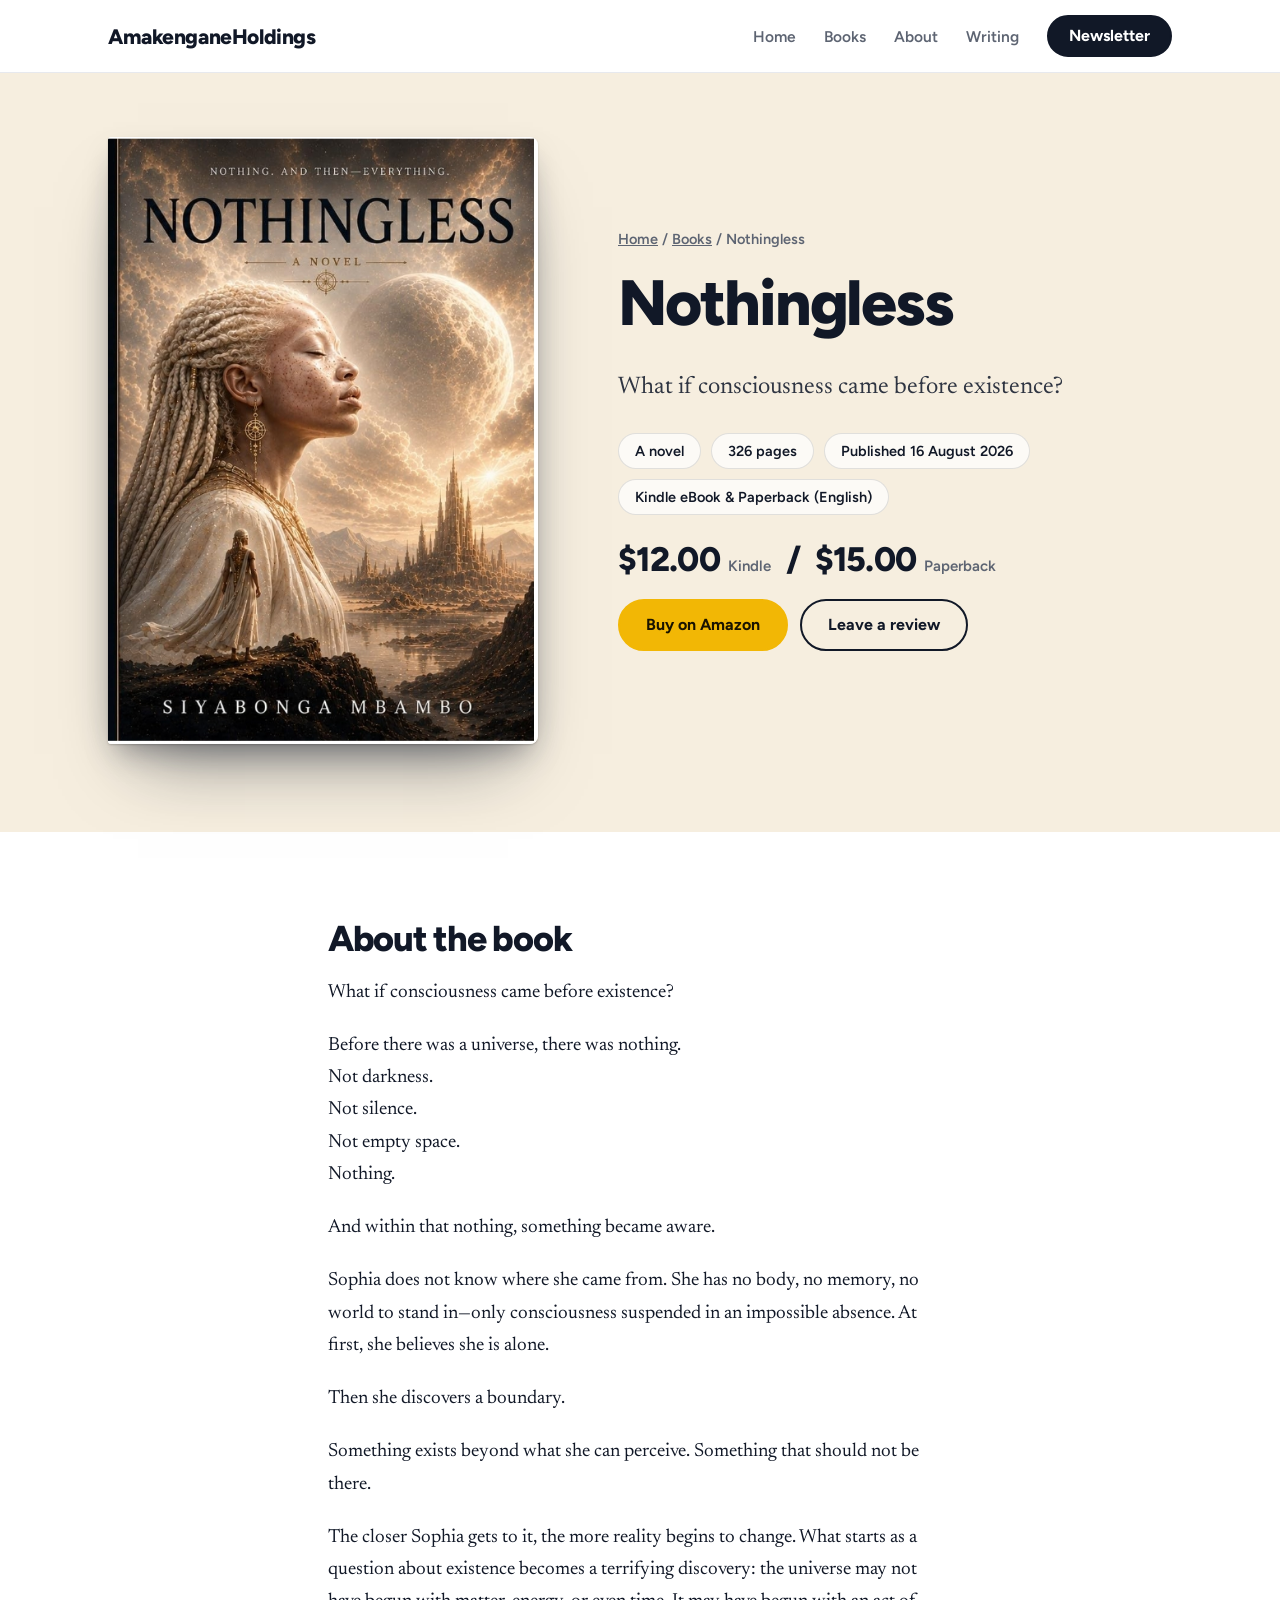
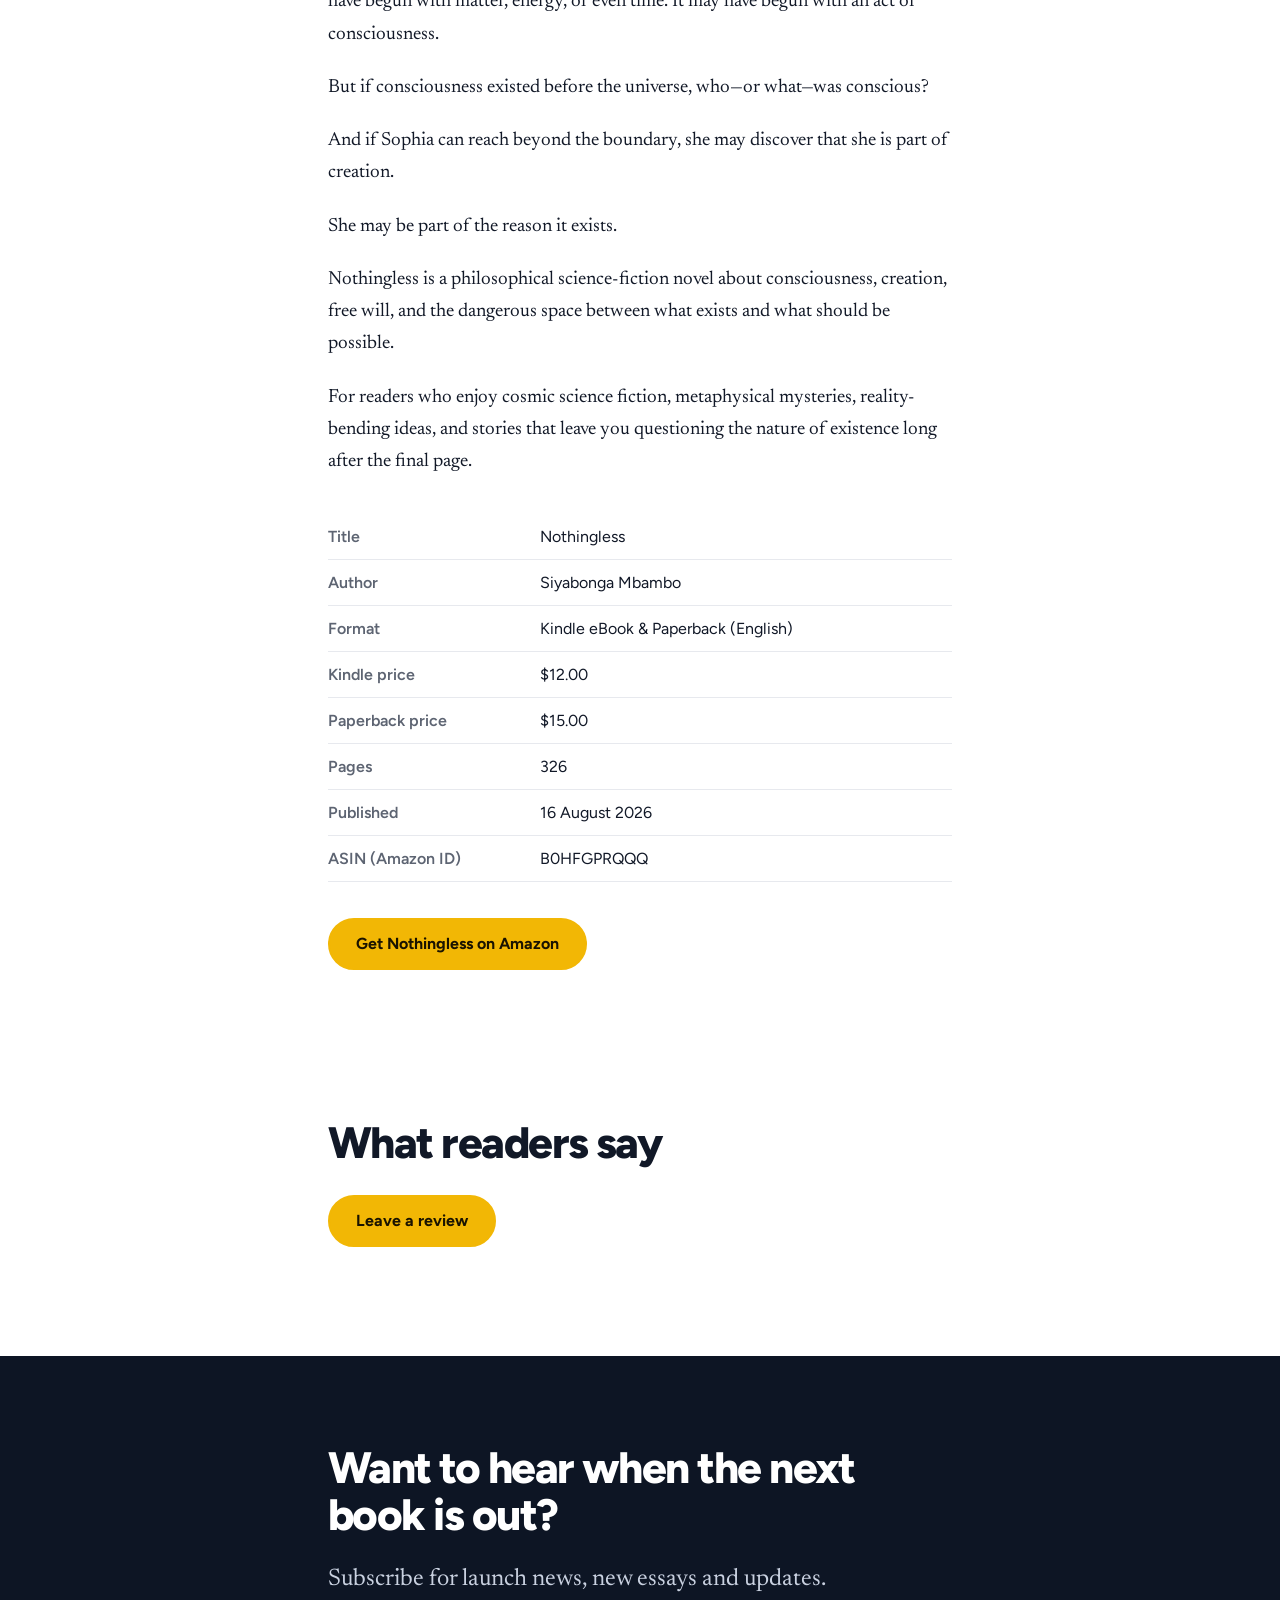
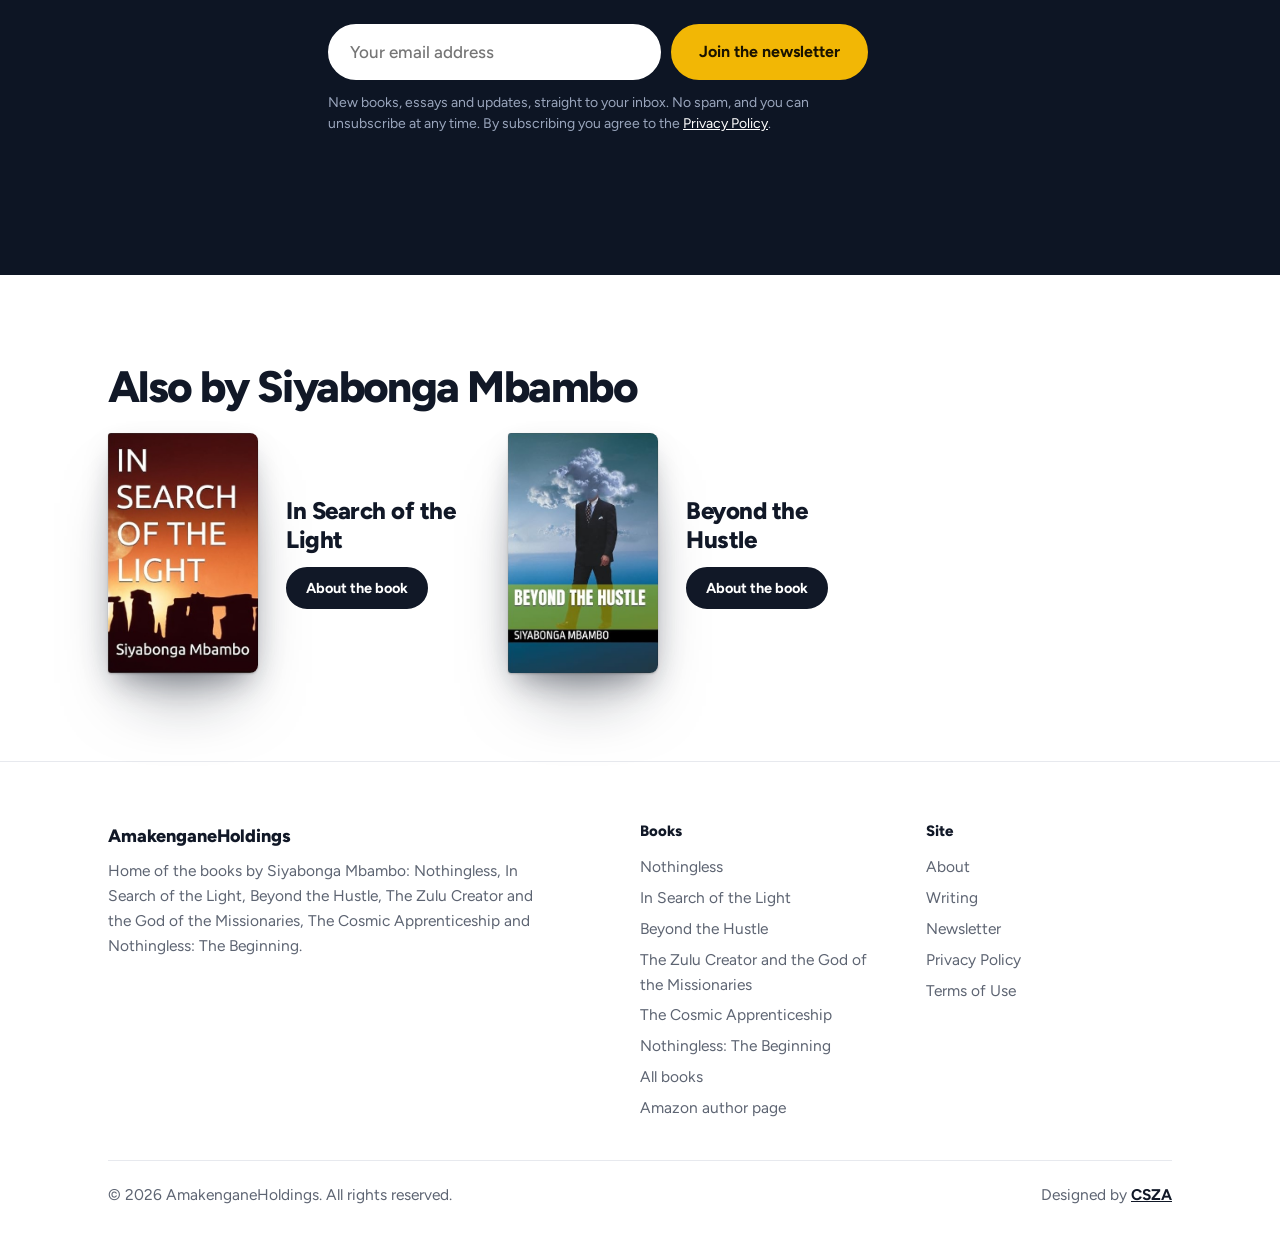
<file: nothingless.html>
<!doctype html>
<html lang="en"><head><meta charset="utf-8">
<script async src="https://www.googletagmanager.com/gtag/js?id=G-36143LH7LJ"></script>
<script>
  window.dataLayer = window.dataLayer || [];
  function gtag(){dataLayer.push(arguments);}
  gtag('js', new Date());
  gtag('config', 'G-36143LH7LJ');
</script>
<meta name="viewport" content="width=device-width,initial-scale=1">
<title>Nothingless by Siyabonga Mbambo | A novel and where to buy</title>
<meta name="description" content="Nothingless by Siyabonga Mbambo. What if consciousness came before existence? $12.00 Kindle, $15.00 paperback."><meta name="keywords" content="Nothingless novel, Nothingless book, Nothingless Siyabonga Mbambo, Nothingless Kindle ebook, philosophical science fiction novel, cosmic science fiction, metaphysical mystery novel, African author novel, Siyabonga Mbambo"><meta name="robots" content="index,follow,max-image-preview:large">
<link rel="canonical" href="https://www.amakenganeholdings.co.za/nothingless.html">
<meta name="author" content="Siyabonga Mbambo">
<meta property="og:type" content="book"><meta property="og:site_name" content="Siyabonga Mbambo">
<meta property="og:title" content="Nothingless by Siyabonga Mbambo | A novel and where to buy"><meta property="og:description" content="Nothingless by Siyabonga Mbambo. What if consciousness came before existence? $12.00 Kindle, $15.00 paperback."><meta property="og:url" content="https://www.amakenganeholdings.co.za/nothingless.html">
<meta property="og:image" content="https://www.amakenganeholdings.co.za/og-image.png">
<meta name="twitter:card" content="summary_large_image"><meta name="twitter:title" content="Nothingless by Siyabonga Mbambo | A novel and where to buy"><meta name="twitter:description" content="Nothingless by Siyabonga Mbambo. What if consciousness came before existence? $12.00 Kindle, $15.00 paperback.">
<meta name="newsletter-endpoint" content="https://formspree.io/f/mgavkwjn">
<link rel="icon" href="favicon.svg" type="image/svg+xml"><link rel="icon" href="favicon-32.png" sizes="32x32" type="image/png"><link rel="apple-touch-icon" href="apple-touch-icon.png">
<link rel="sitemap" type="application/xml" href="https://www.amakenganeholdings.co.za/sitemap.xml">
<link rel="preconnect" href="https://fonts.googleapis.com"><link rel="preconnect" href="https://fonts.gstatic.com" crossorigin>
<link href="https://fonts.googleapis.com/css2?family=Figtree:wght@500;600;700&family=Newsreader:ital,opsz,wght@0,6..72,400;0,6..72,600;1,6..72,400&display=swap" rel="stylesheet">
<link rel="stylesheet" href="style.css"><script type="application/ld+json">{"@context": "https://schema.org", "@type": "Book", "name": "Nothingless", "author": {"@type": "Person", "name": "Siyabonga Mbambo"}, "url": "https://www.amakenganeholdings.co.za/nothingless.html", "description": "What if consciousness came before existence?", "inLanguage": "en", "image": "https://www.amakenganeholdings.co.za/nothingless-cover.jpg", "workExample": {"@type": "Book", "inLanguage": "en", "url": "https://www.amazon.com/dp/B0HFGPRQQQ", "bookFormat": "https://schema.org/EBook"}, "numberOfPages": 326}</script><script type="application/ld+json">{"@context": "https://schema.org", "@type": "BreadcrumbList", "itemListElement": [{"@type": "ListItem", "position": 1, "name": "Home", "item": "https://www.amakenganeholdings.co.za/"}, {"@type": "ListItem", "position": 2, "name": "Books", "item": "https://www.amakenganeholdings.co.za/books.html"}, {"@type": "ListItem", "position": 3, "name": "Nothingless", "item": "https://www.amakenganeholdings.co.za/nothingless.html"}]}</script>
<script src="https://widget.senja.io/widget/b907e341-f240-48cf-9292-5e1bf059997f/platform.js" type="text/javascript" async></script>
</head><body>
<a class="skip" href="#main">Skip to content</a>
<header class="site-header"><div class="wrap">
<a class="brand" href="index.html">AmakenganeHoldings</a>
<button class="menu-btn" aria-expanded="false" aria-controls="nav">Menu</button>
<nav class="nav" id="nav" aria-label="Main"><a href="index.html">Home</a><a href="books.html">Books</a><a href="about.html">About</a><a href="writing.html">Writing</a><a class="btn" href="index.html#newsletter" style="color:#fff">Newsletter</a></nav>
</div></header>
<main id="main">
<section class="bhero" style="background:#f6eedf"><div class="wrap">
<div class="fimg"><img class="bookimg" src="nothingless-cover.jpg" alt="Cover of Nothingless, a novel by Siyabonga Mbambo" width="520" height="760"></div>
<div>
<p class="crumbs"><a href="index.html">Home</a> / <a href="books.html">Books</a> / Nothingless</p>
<h1>Nothingless</h1>
<p class="lead">What if consciousness came before existence?</p>
<ul class="chips"><li>A novel</li><li>326 pages</li><li>Published 16 August 2026</li><li>Kindle eBook &amp; Paperback (English)</li></ul>
<p class="price">$12.00<small>Kindle</small> &nbsp;/&nbsp; $15.00<small>Paperback</small></p>
<div class="actions"><a class="btn gold" href="https://www.amazon.com/dp/B0HFGPRQQQ" target="_blank" rel="noopener">Buy on Amazon</a>
<a class="btn ghost" href="https://senja.io/p/amakenganeholdings/r/TH5GFw" target="_blank" rel="noopener">Leave a review</a></div>
</div></div></section>
<section style="padding-bottom:40px"><div class="narrow prose">
<h2 style="margin-top:0">About the book</h2>
<p>What if consciousness came before existence?</p><p>Before there was a universe, there was nothing.<br>Not darkness.<br>Not silence.<br>Not empty space.<br>Nothing.</p><p>And within that nothing, something became aware.</p><p>Sophia does not know where she came from. She has no body, no memory, no world to stand in&mdash;only consciousness suspended in an impossible absence. At first, she believes she is alone.</p><p>Then she discovers a boundary.</p><p>Something exists beyond what she can perceive. Something that should not be there.</p><p>The closer Sophia gets to it, the more reality begins to change. What starts as a question about existence becomes a terrifying discovery: the universe may not have begun with matter, energy, or even time. It may have begun with an act of consciousness.</p><p>But if consciousness existed before the universe, who&mdash;or what&mdash;was conscious?</p><p>And if Sophia can reach beyond the boundary, she may discover that she is part of creation.</p><p>She may be part of the reason it exists.</p><p>Nothingless is a philosophical science-fiction novel about consciousness, creation, free will, and the dangerous space between what exists and what should be possible.</p><p>For readers who enjoy cosmic science fiction, metaphysical mysteries, reality-bending ideas, and stories that leave you questioning the nature of existence long after the final page.</p>
<table class="meta" style="margin-top:36px"><caption class="skip">Book details</caption><tr><th>Title</th><td>Nothingless</td></tr><tr><th>Author</th><td>Siyabonga Mbambo</td></tr><tr><th>Format</th><td>Kindle eBook &amp; Paperback (English)</td></tr><tr><th>Kindle price</th><td>$12.00</td></tr><tr><th>Paperback price</th><td>$15.00</td></tr><tr><th>Pages</th><td>326</td></tr><tr><th>Published</th><td>16 August 2026</td></tr><tr><th>ASIN (Amazon ID)</th><td>B0HFGPRQQQ</td></tr></table>
<p style="margin-top:36px"><a class="btn gold" href="https://www.amazon.com/dp/B0HFGPRQQQ" target="_blank" rel="noopener">Get Nothingless on Amazon</a></p>
</div></section>
<section><div class="narrow"><h2>What readers say</h2><div class="senja-embed" data-id="b907e341-f240-48cf-9292-5e1bf059997f" data-mode="shadow" data-lazyload="false" style="display: block; width: 100%;"></div>
<p style="margin-top:28px"><a class="btn gold" href="https://senja.io/p/amakenganeholdings/r/TH5GFw" target="_blank" rel="noopener">Leave a review</a></p>
</div></section>
<section class="band"><div class="narrow"><h2>Want to hear when the next book is out?</h2>
<p class="lead">Subscribe for launch news, new essays and updates.</p><div><form class="signup" novalidate>
<label class="skip" for="em-d">Email address</label>
<input id="em-d" type="email" name="email" placeholder="Your email address" autocomplete="email" required>
<input class="hp" type="text" name="website" tabindex="-1" autocomplete="off" aria-hidden="true">
<button class="btn gold" type="submit">Join the newsletter</button></form>
<p class="form-note">New books, essays and updates, straight to your inbox. No spam, and you can unsubscribe at any time. By subscribing you agree to the <a href="privacy.html">Privacy Policy</a>.</p>
<p class="form-msg" role="status" aria-live="polite"></p></div></div></section>
<section><div class="wrap"><h2>Also by Siyabonga Mbambo</h2>
<div class="alsogrid"><div class="also"><a class="coverlink" href="in-search-of-the-light.html" aria-label="In Search of the Light"><img class="bookimg" src="in-search-of-the-light-cover.jpg" alt="Cover of In Search of the Light by Siyabonga Mbambo" width="520" height="760"></a>
<div><h3>In Search of the Light</h3><a class="btn" href="in-search-of-the-light.html">About the book</a></div></div><div class="also"><a class="coverlink" href="beyond-the-hustle.html" aria-label="Beyond the Hustle"><img class="bookimg" src="beyond-the-hustle-cover.jpg" alt="Cover of Beyond the Hustle by Siyabonga Mbambo" width="520" height="760"></a>
<div><h3>Beyond the Hustle</h3><a class="btn" href="beyond-the-hustle.html">About the book</a></div></div></div></div></section></main>
<footer class="site-footer"><div class="wrap">
<div class="foot">
<div><p class="sans" style="font-weight:800;color:var(--ink);font-size:18px;margin-bottom:8px">AmakenganeHoldings</p>
<p style="max-width:28em">Home of the books by Siyabonga Mbambo: Nothingless, In Search of the Light, Beyond the Hustle, The Zulu Creator and the God of the Missionaries, The Cosmic Apprenticeship and Nothingless: The Beginning.</p></div>
<div><h4>Books</h4><a href="nothingless.html">Nothingless</a><a href="in-search-of-the-light.html">In Search of the Light</a><a href="beyond-the-hustle.html">Beyond the Hustle</a><a href="zulu-creator-and-the-god-of-the-missionaries.html">The Zulu Creator and the God of the Missionaries</a><a href="the-cosmic-apprenticeship.html">The Cosmic Apprenticeship</a><a href="nothingless-the-beginning.html">Nothingless: The Beginning</a><a href="books.html">All books</a><a href="https://www.amazon.com/stores/Siyabonga-Mbambo/author/B0HFV7NMT4" target="_blank" rel="noopener me">Amazon author page</a></div>
<div><h4>Site</h4><a href="about.html">About</a><a href="writing.html">Writing</a><a href="index.html#newsletter">Newsletter</a><a href="privacy.html">Privacy Policy</a><a href="terms.html">Terms of Use</a></div>
</div>
<div class="legal"><span>&copy; 2026 AmakenganeHoldings. All rights reserved.</span>
<span>Designed by <a href="https://cloudsolutionsza.com" target="_blank" rel="noopener">CSZA</a></span></div>
</div></footer>
<script src="script.js" defer></script>
</body></html>
</file>
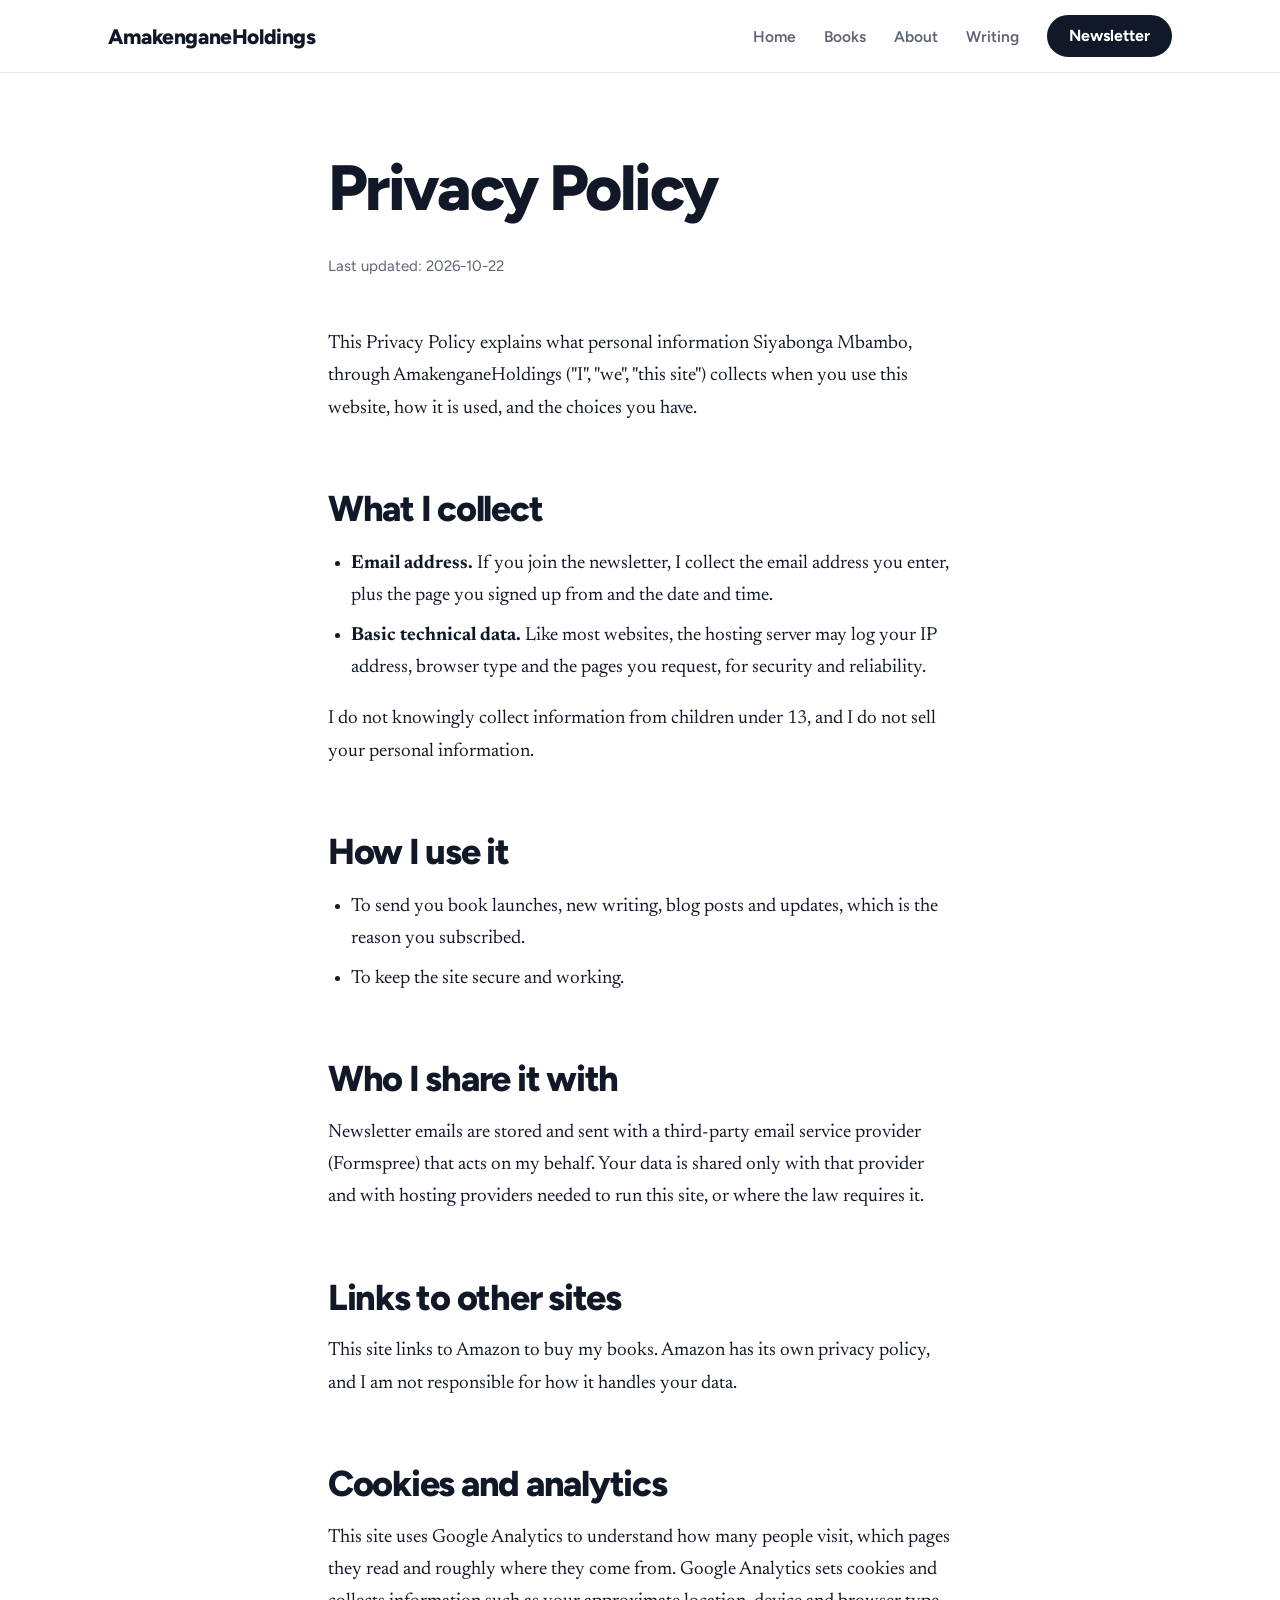
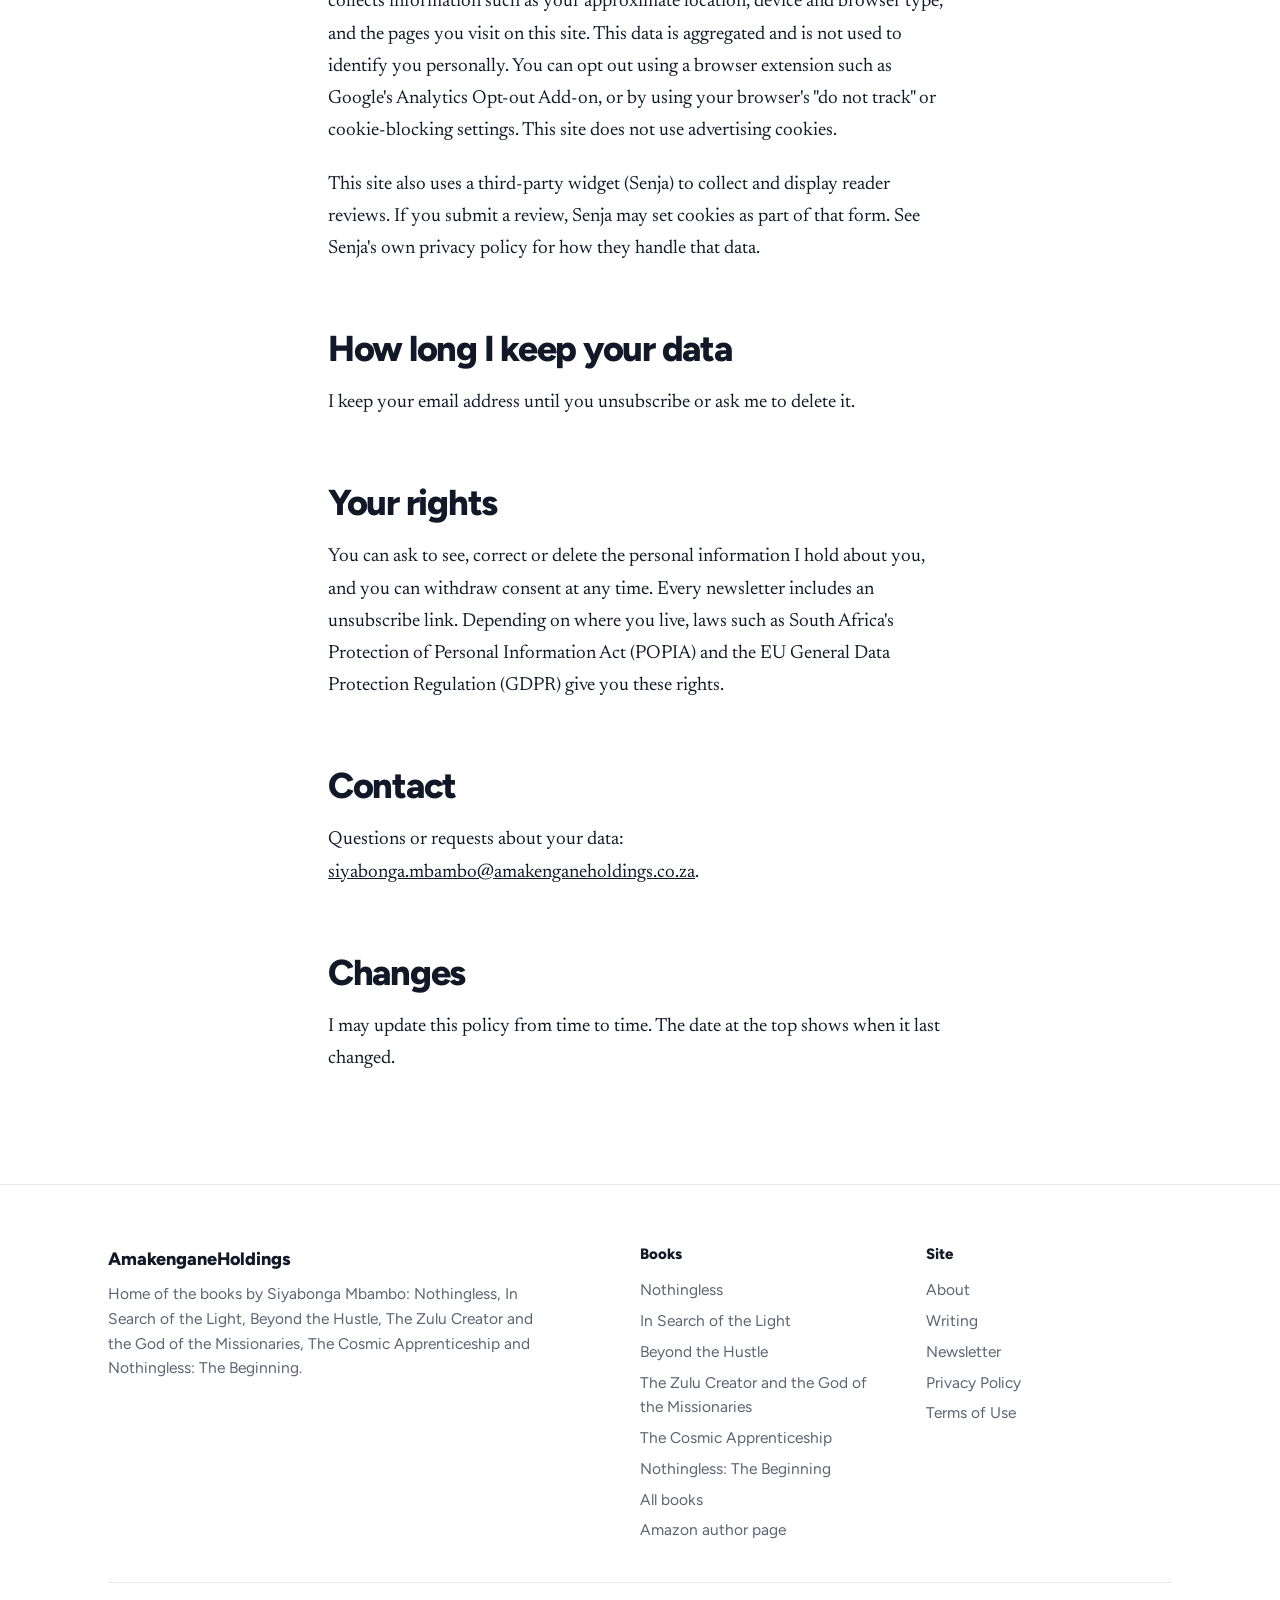
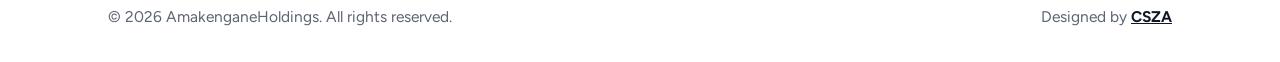
<file: privacy.html>
<!doctype html>
<html lang="en"><head><meta charset="utf-8">
<script async src="https://www.googletagmanager.com/gtag/js?id=G-36143LH7LJ"></script>
<script>
  window.dataLayer = window.dataLayer || [];
  function gtag(){dataLayer.push(arguments);}
  gtag('js', new Date());
  gtag('config', 'G-36143LH7LJ');
</script>
<meta name="viewport" content="width=device-width,initial-scale=1">
<title>Privacy Policy | Siyabonga Mbambo</title>
<meta name="description" content="How Siyabonga Mbambo&#x27;s website collects, uses and protects your personal information, including newsletter email addresses."><meta name="robots" content="index,follow,max-image-preview:large">
<link rel="canonical" href="https://www.amakenganeholdings.co.za/privacy.html">
<meta name="author" content="Siyabonga Mbambo">
<meta property="og:type" content="website"><meta property="og:site_name" content="Siyabonga Mbambo">
<meta property="og:title" content="Privacy Policy | Siyabonga Mbambo"><meta property="og:description" content="How Siyabonga Mbambo&#x27;s website collects, uses and protects your personal information, including newsletter email addresses."><meta property="og:url" content="https://www.amakenganeholdings.co.za/privacy.html">
<meta property="og:image" content="https://www.amakenganeholdings.co.za/og-image.png">
<meta name="twitter:card" content="summary_large_image"><meta name="twitter:title" content="Privacy Policy | Siyabonga Mbambo"><meta name="twitter:description" content="How Siyabonga Mbambo&#x27;s website collects, uses and protects your personal information, including newsletter email addresses.">
<meta name="newsletter-endpoint" content="https://formspree.io/f/mgavkwjn">
<link rel="icon" href="favicon.svg" type="image/svg+xml"><link rel="icon" href="favicon-32.png" sizes="32x32" type="image/png"><link rel="apple-touch-icon" href="apple-touch-icon.png">
<link rel="sitemap" type="application/xml" href="https://www.amakenganeholdings.co.za/sitemap.xml">
<link rel="preconnect" href="https://fonts.googleapis.com"><link rel="preconnect" href="https://fonts.gstatic.com" crossorigin>
<link href="https://fonts.googleapis.com/css2?family=Figtree:wght@500;600;700&family=Newsreader:ital,opsz,wght@0,6..72,400;0,6..72,600;1,6..72,400&display=swap" rel="stylesheet">
<link rel="stylesheet" href="style.css">
<script src="https://widget.senja.io/widget/b907e341-f240-48cf-9292-5e1bf059997f/platform.js" type="text/javascript" async></script>
</head><body>
<a class="skip" href="#main">Skip to content</a>
<header class="site-header"><div class="wrap">
<a class="brand" href="index.html">AmakenganeHoldings</a>
<button class="menu-btn" aria-expanded="false" aria-controls="nav">Menu</button>
<nav class="nav" id="nav" aria-label="Main"><a href="index.html">Home</a><a href="books.html">Books</a><a href="about.html">About</a><a href="writing.html">Writing</a><a class="btn" href="index.html#newsletter" style="color:#fff">Newsletter</a></nav>
</div></header>
<main id="main"><section class="pagehead"><div class="narrow"><h1>Privacy Policy</h1><p class="muted sans" style="font-size:15px">Last updated: 2026-10-22</p></div></section><section style="padding-top:8px"><div class="narrow prose">
<p>This Privacy Policy explains what personal information Siyabonga Mbambo, through AmakenganeHoldings ("I", "we", "this site") collects when you use this website, how it is used, and the choices you have.</p>
<h2>What I collect</h2>
<ul><li><strong>Email address.</strong> If you join the newsletter, I collect the email address you enter, plus the page you signed up from and the date and time.</li>
<li><strong>Basic technical data.</strong> Like most websites, the hosting server may log your IP address, browser type and the pages you request, for security and reliability.</li></ul>
<p>I do not knowingly collect information from children under 13, and I do not sell your personal information.</p>
<h2>How I use it</h2>
<ul><li>To send you book launches, new writing, blog posts and updates, which is the reason you subscribed.</li><li>To keep the site secure and working.</li></ul>
<h2>Who I share it with</h2>
<p>Newsletter emails are stored and sent with a third-party email service provider (Formspree) that acts on my behalf. Your data is shared only with that provider and with hosting providers needed to run this site, or where the law requires it.</p>
<h2>Links to other sites</h2>
<p>This site links to Amazon to buy my books. Amazon has its own privacy policy, and I am not responsible for how it handles your data.</p>
<h2>Cookies and analytics</h2>
<p>This site uses Google Analytics to understand how many people visit, which pages they read and roughly where they come from. Google Analytics sets cookies and collects information such as your approximate location, device and browser type, and the pages you visit on this site. This data is aggregated and is not used to identify you personally. You can opt out using a browser extension such as Google's Analytics Opt-out Add-on, or by using your browser's "do not track" or cookie-blocking settings. This site does not use advertising cookies.</p>
<p>This site also uses a third-party widget (Senja) to collect and display reader reviews. If you submit a review, Senja may set cookies as part of that form. See Senja's own privacy policy for how they handle that data.</p>
<h2>How long I keep your data</h2>
<p>I keep your email address until you unsubscribe or ask me to delete it.</p>
<h2>Your rights</h2>
<p>You can ask to see, correct or delete the personal information I hold about you, and you can withdraw consent at any time. Every newsletter includes an unsubscribe link. Depending on where you live, laws such as South Africa's Protection of Personal Information Act (POPIA) and the EU General Data Protection Regulation (GDPR) give you these rights.</p>
<h2>Contact</h2>
<p>Questions or requests about your data: <a href="mailto:siyabonga.mbambo@amakenganeholdings.co.za">siyabonga.mbambo@amakenganeholdings.co.za</a>.</p>
<h2>Changes</h2>
<p>I may update this policy from time to time. The date at the top shows when it last changed.</p></div></section></main>
<footer class="site-footer"><div class="wrap">
<div class="foot">
<div><p class="sans" style="font-weight:800;color:var(--ink);font-size:18px;margin-bottom:8px">AmakenganeHoldings</p>
<p style="max-width:28em">Home of the books by Siyabonga Mbambo: Nothingless, In Search of the Light, Beyond the Hustle, The Zulu Creator and the God of the Missionaries, The Cosmic Apprenticeship and Nothingless: The Beginning.</p></div>
<div><h4>Books</h4><a href="nothingless.html">Nothingless</a><a href="in-search-of-the-light.html">In Search of the Light</a><a href="beyond-the-hustle.html">Beyond the Hustle</a><a href="zulu-creator-and-the-god-of-the-missionaries.html">The Zulu Creator and the God of the Missionaries</a><a href="the-cosmic-apprenticeship.html">The Cosmic Apprenticeship</a><a href="nothingless-the-beginning.html">Nothingless: The Beginning</a><a href="books.html">All books</a><a href="https://www.amazon.com/stores/Siyabonga-Mbambo/author/B0HFV7NMT4" target="_blank" rel="noopener me">Amazon author page</a></div>
<div><h4>Site</h4><a href="about.html">About</a><a href="writing.html">Writing</a><a href="index.html#newsletter">Newsletter</a><a href="privacy.html">Privacy Policy</a><a href="terms.html">Terms of Use</a></div>
</div>
<div class="legal"><span>&copy; 2026 AmakenganeHoldings. All rights reserved.</span>
<span>Designed by <a href="https://cloudsolutionsza.com" target="_blank" rel="noopener">CSZA</a></span></div>
</div></footer>
<script src="script.js" defer></script>
</body></html>
</file>
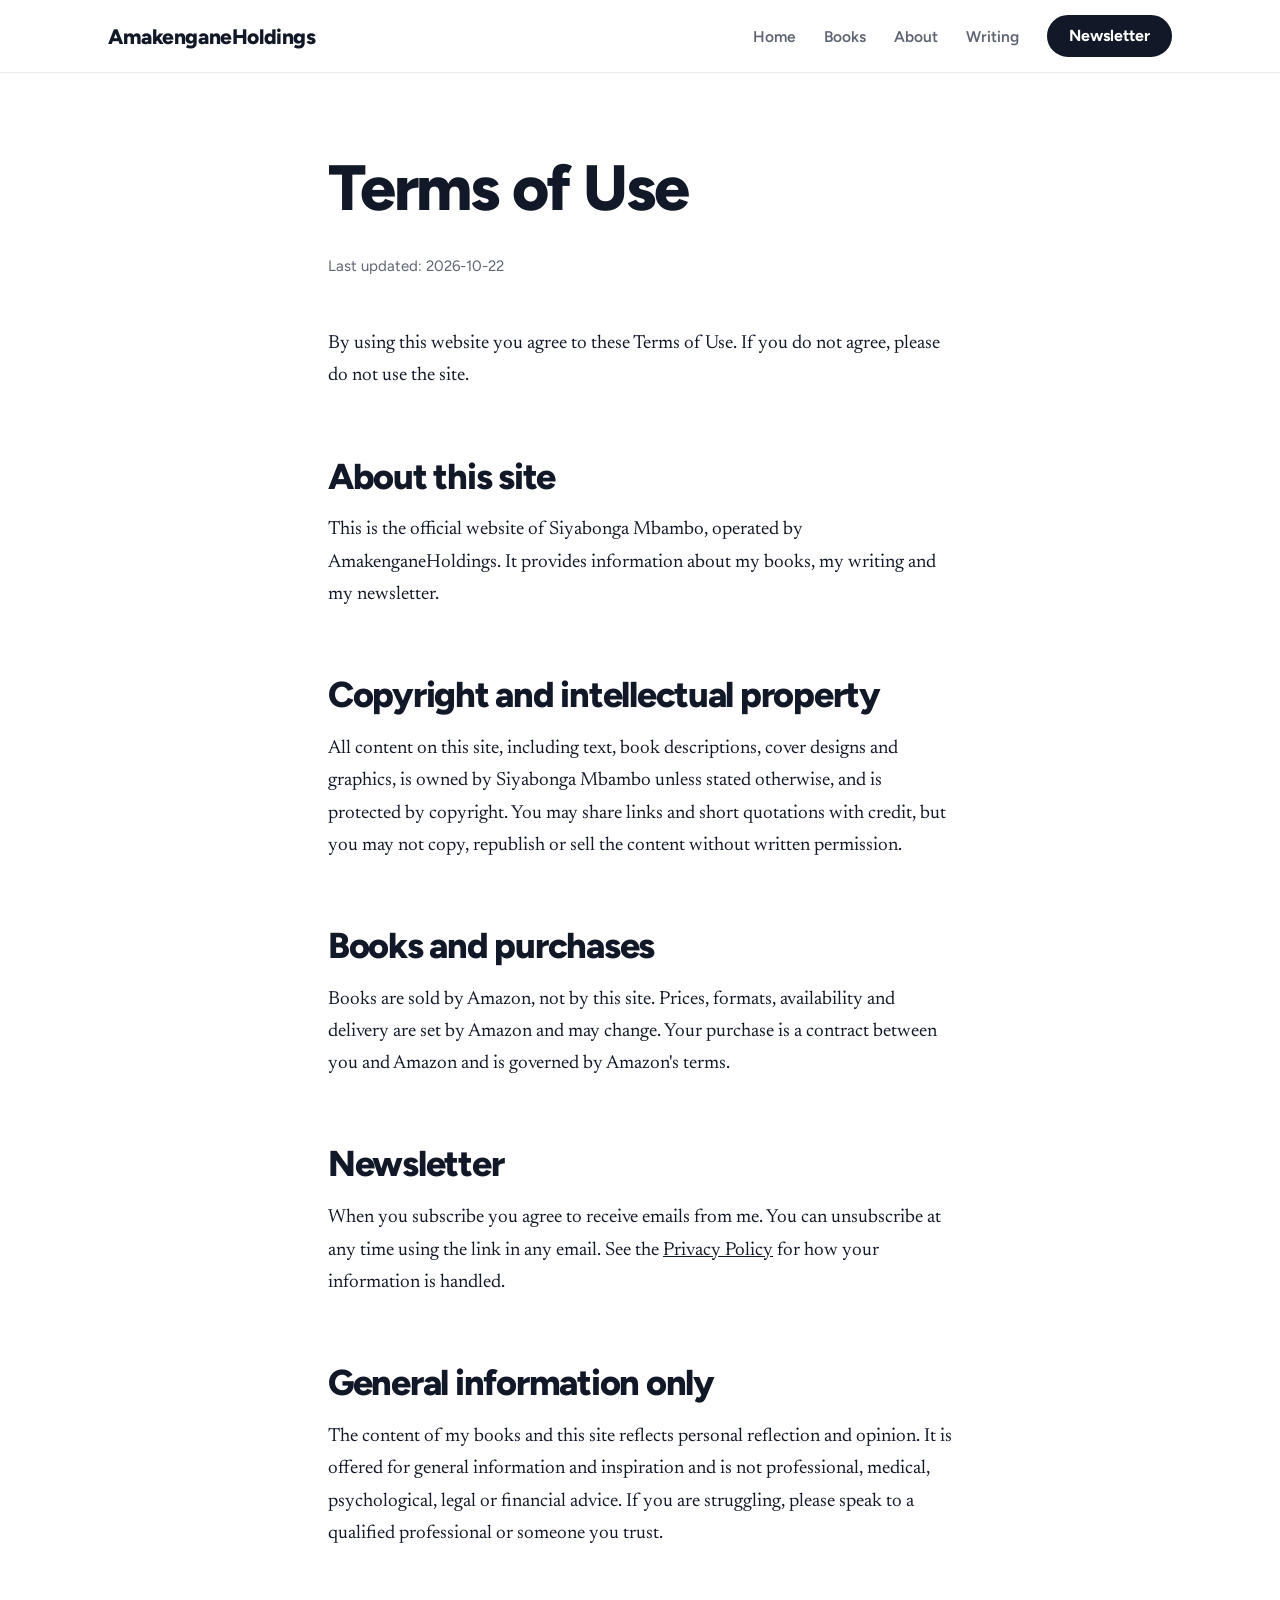
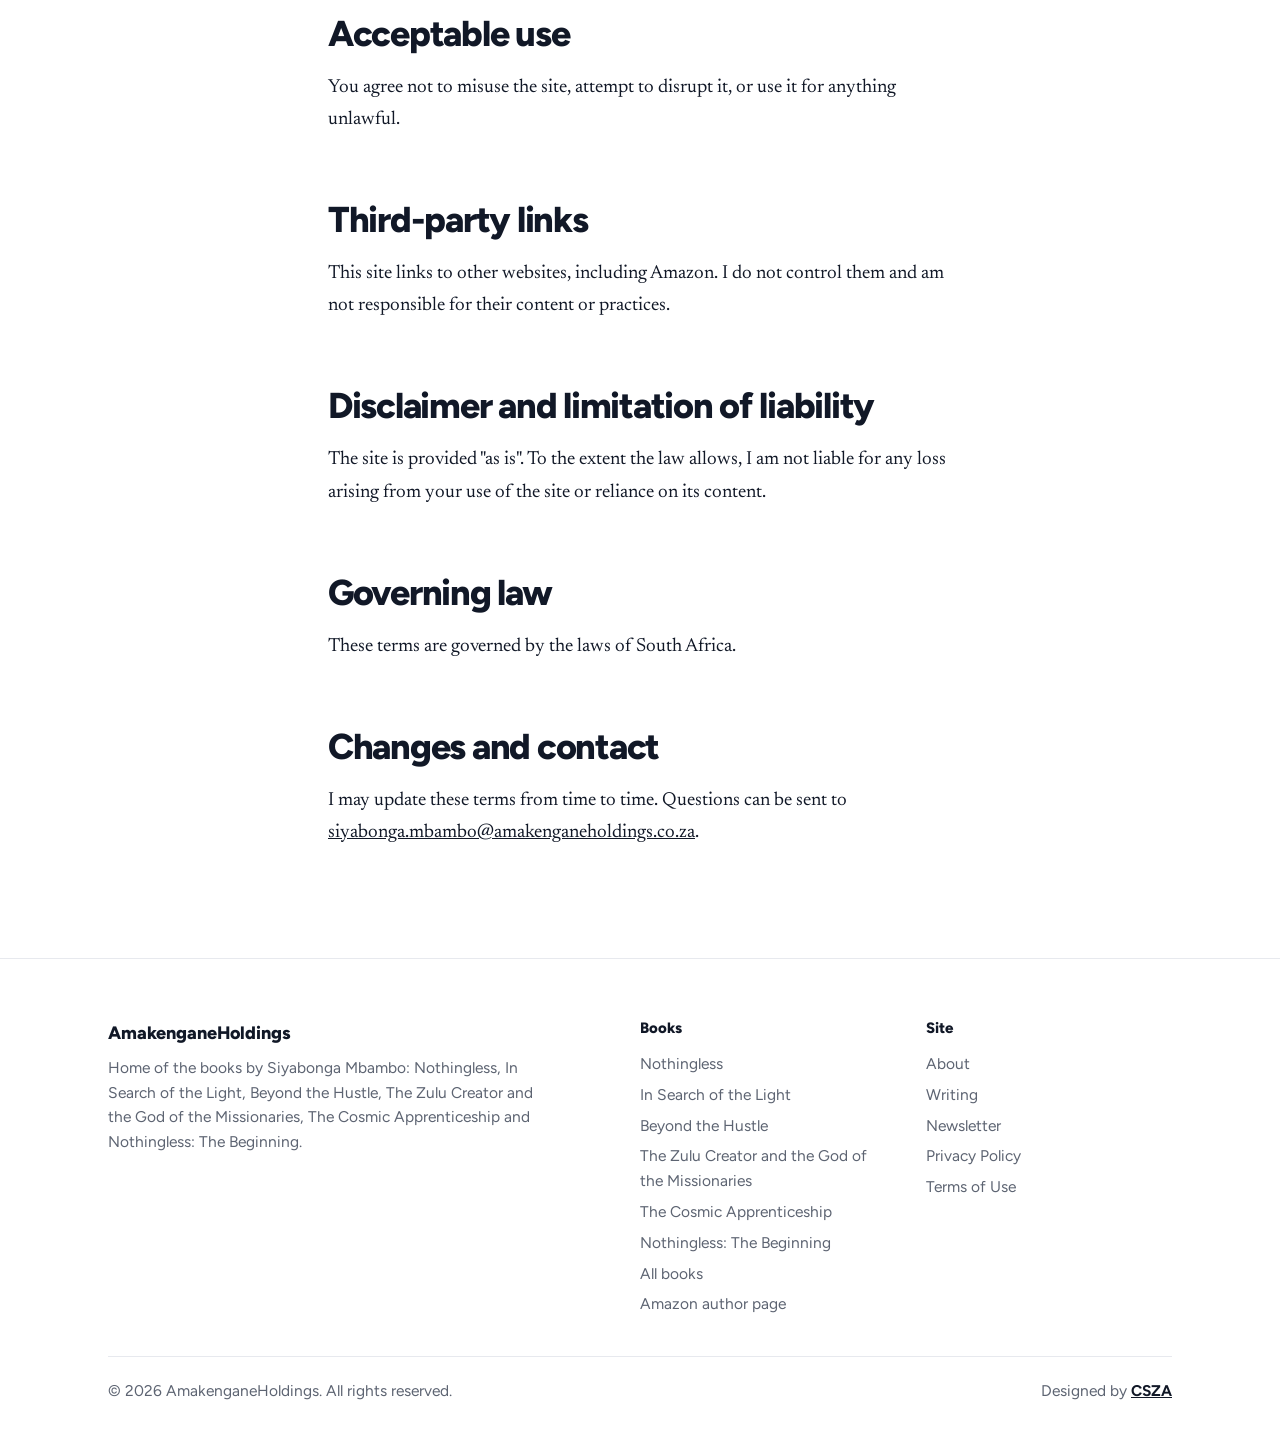
<file: terms.html>
<!doctype html>
<html lang="en"><head><meta charset="utf-8">
<script async src="https://www.googletagmanager.com/gtag/js?id=G-36143LH7LJ"></script>
<script>
  window.dataLayer = window.dataLayer || [];
  function gtag(){dataLayer.push(arguments);}
  gtag('js', new Date());
  gtag('config', 'G-36143LH7LJ');
</script>
<meta name="viewport" content="width=device-width,initial-scale=1">
<title>Terms of Use | Siyabonga Mbambo</title>
<meta name="description" content="Terms of use for the official website of author Siyabonga Mbambo."><meta name="robots" content="index,follow,max-image-preview:large">
<link rel="canonical" href="https://www.amakenganeholdings.co.za/terms.html">
<meta name="author" content="Siyabonga Mbambo">
<meta property="og:type" content="website"><meta property="og:site_name" content="Siyabonga Mbambo">
<meta property="og:title" content="Terms of Use | Siyabonga Mbambo"><meta property="og:description" content="Terms of use for the official website of author Siyabonga Mbambo."><meta property="og:url" content="https://www.amakenganeholdings.co.za/terms.html">
<meta property="og:image" content="https://www.amakenganeholdings.co.za/og-image.png">
<meta name="twitter:card" content="summary_large_image"><meta name="twitter:title" content="Terms of Use | Siyabonga Mbambo"><meta name="twitter:description" content="Terms of use for the official website of author Siyabonga Mbambo.">
<meta name="newsletter-endpoint" content="https://formspree.io/f/mgavkwjn">
<link rel="icon" href="favicon.svg" type="image/svg+xml"><link rel="icon" href="favicon-32.png" sizes="32x32" type="image/png"><link rel="apple-touch-icon" href="apple-touch-icon.png">
<link rel="sitemap" type="application/xml" href="https://www.amakenganeholdings.co.za/sitemap.xml">
<link rel="preconnect" href="https://fonts.googleapis.com"><link rel="preconnect" href="https://fonts.gstatic.com" crossorigin>
<link href="https://fonts.googleapis.com/css2?family=Figtree:wght@500;600;700&family=Newsreader:ital,opsz,wght@0,6..72,400;0,6..72,600;1,6..72,400&display=swap" rel="stylesheet">
<link rel="stylesheet" href="style.css">
<script src="https://widget.senja.io/widget/b907e341-f240-48cf-9292-5e1bf059997f/platform.js" type="text/javascript" async></script>
</head><body>
<a class="skip" href="#main">Skip to content</a>
<header class="site-header"><div class="wrap">
<a class="brand" href="index.html">AmakenganeHoldings</a>
<button class="menu-btn" aria-expanded="false" aria-controls="nav">Menu</button>
<nav class="nav" id="nav" aria-label="Main"><a href="index.html">Home</a><a href="books.html">Books</a><a href="about.html">About</a><a href="writing.html">Writing</a><a class="btn" href="index.html#newsletter" style="color:#fff">Newsletter</a></nav>
</div></header>
<main id="main"><section class="pagehead"><div class="narrow"><h1>Terms of Use</h1><p class="muted sans" style="font-size:15px">Last updated: 2026-10-22</p></div></section><section style="padding-top:8px"><div class="narrow prose">
<p>By using this website you agree to these Terms of Use. If you do not agree, please do not use the site.</p>
<h2>About this site</h2>
<p>This is the official website of Siyabonga Mbambo, operated by AmakenganeHoldings. It provides information about my books, my writing and my newsletter.</p>
<h2>Copyright and intellectual property</h2>
<p>All content on this site, including text, book descriptions, cover designs and graphics, is owned by Siyabonga Mbambo unless stated otherwise, and is protected by copyright. You may share links and short quotations with credit, but you may not copy, republish or sell the content without written permission.</p>
<h2>Books and purchases</h2>
<p>Books are sold by Amazon, not by this site. Prices, formats, availability and delivery are set by Amazon and may change. Your purchase is a contract between you and Amazon and is governed by Amazon's terms.</p>
<h2>Newsletter</h2>
<p>When you subscribe you agree to receive emails from me. You can unsubscribe at any time using the link in any email. See the <a href="privacy.html">Privacy Policy</a> for how your information is handled.</p>
<h2>General information only</h2>
<p>The content of my books and this site reflects personal reflection and opinion. It is offered for general information and inspiration and is not professional, medical, psychological, legal or financial advice. If you are struggling, please speak to a qualified professional or someone you trust.</p>
<h2>Acceptable use</h2>
<p>You agree not to misuse the site, attempt to disrupt it, or use it for anything unlawful.</p>
<h2>Third-party links</h2>
<p>This site links to other websites, including Amazon. I do not control them and am not responsible for their content or practices.</p>
<h2>Disclaimer and limitation of liability</h2>
<p>The site is provided "as is". To the extent the law allows, I am not liable for any loss arising from your use of the site or reliance on its content.</p>
<h2>Governing law</h2>
<p>These terms are governed by the laws of South Africa.</p>
<h2>Changes and contact</h2>
<p>I may update these terms from time to time. Questions can be sent to <a href="mailto:siyabonga.mbambo@amakenganeholdings.co.za">siyabonga.mbambo@amakenganeholdings.co.za</a>.</p></div></section></main>
<footer class="site-footer"><div class="wrap">
<div class="foot">
<div><p class="sans" style="font-weight:800;color:var(--ink);font-size:18px;margin-bottom:8px">AmakenganeHoldings</p>
<p style="max-width:28em">Home of the books by Siyabonga Mbambo: Nothingless, In Search of the Light, Beyond the Hustle, The Zulu Creator and the God of the Missionaries, The Cosmic Apprenticeship and Nothingless: The Beginning.</p></div>
<div><h4>Books</h4><a href="nothingless.html">Nothingless</a><a href="in-search-of-the-light.html">In Search of the Light</a><a href="beyond-the-hustle.html">Beyond the Hustle</a><a href="zulu-creator-and-the-god-of-the-missionaries.html">The Zulu Creator and the God of the Missionaries</a><a href="the-cosmic-apprenticeship.html">The Cosmic Apprenticeship</a><a href="nothingless-the-beginning.html">Nothingless: The Beginning</a><a href="books.html">All books</a><a href="https://www.amazon.com/stores/Siyabonga-Mbambo/author/B0HFV7NMT4" target="_blank" rel="noopener me">Amazon author page</a></div>
<div><h4>Site</h4><a href="about.html">About</a><a href="writing.html">Writing</a><a href="index.html#newsletter">Newsletter</a><a href="privacy.html">Privacy Policy</a><a href="terms.html">Terms of Use</a></div>
</div>
<div class="legal"><span>&copy; 2026 AmakenganeHoldings. All rights reserved.</span>
<span>Designed by <a href="https://cloudsolutionsza.com" target="_blank" rel="noopener">CSZA</a></span></div>
</div></footer>
<script src="script.js" defer></script>
</body></html>
</file>
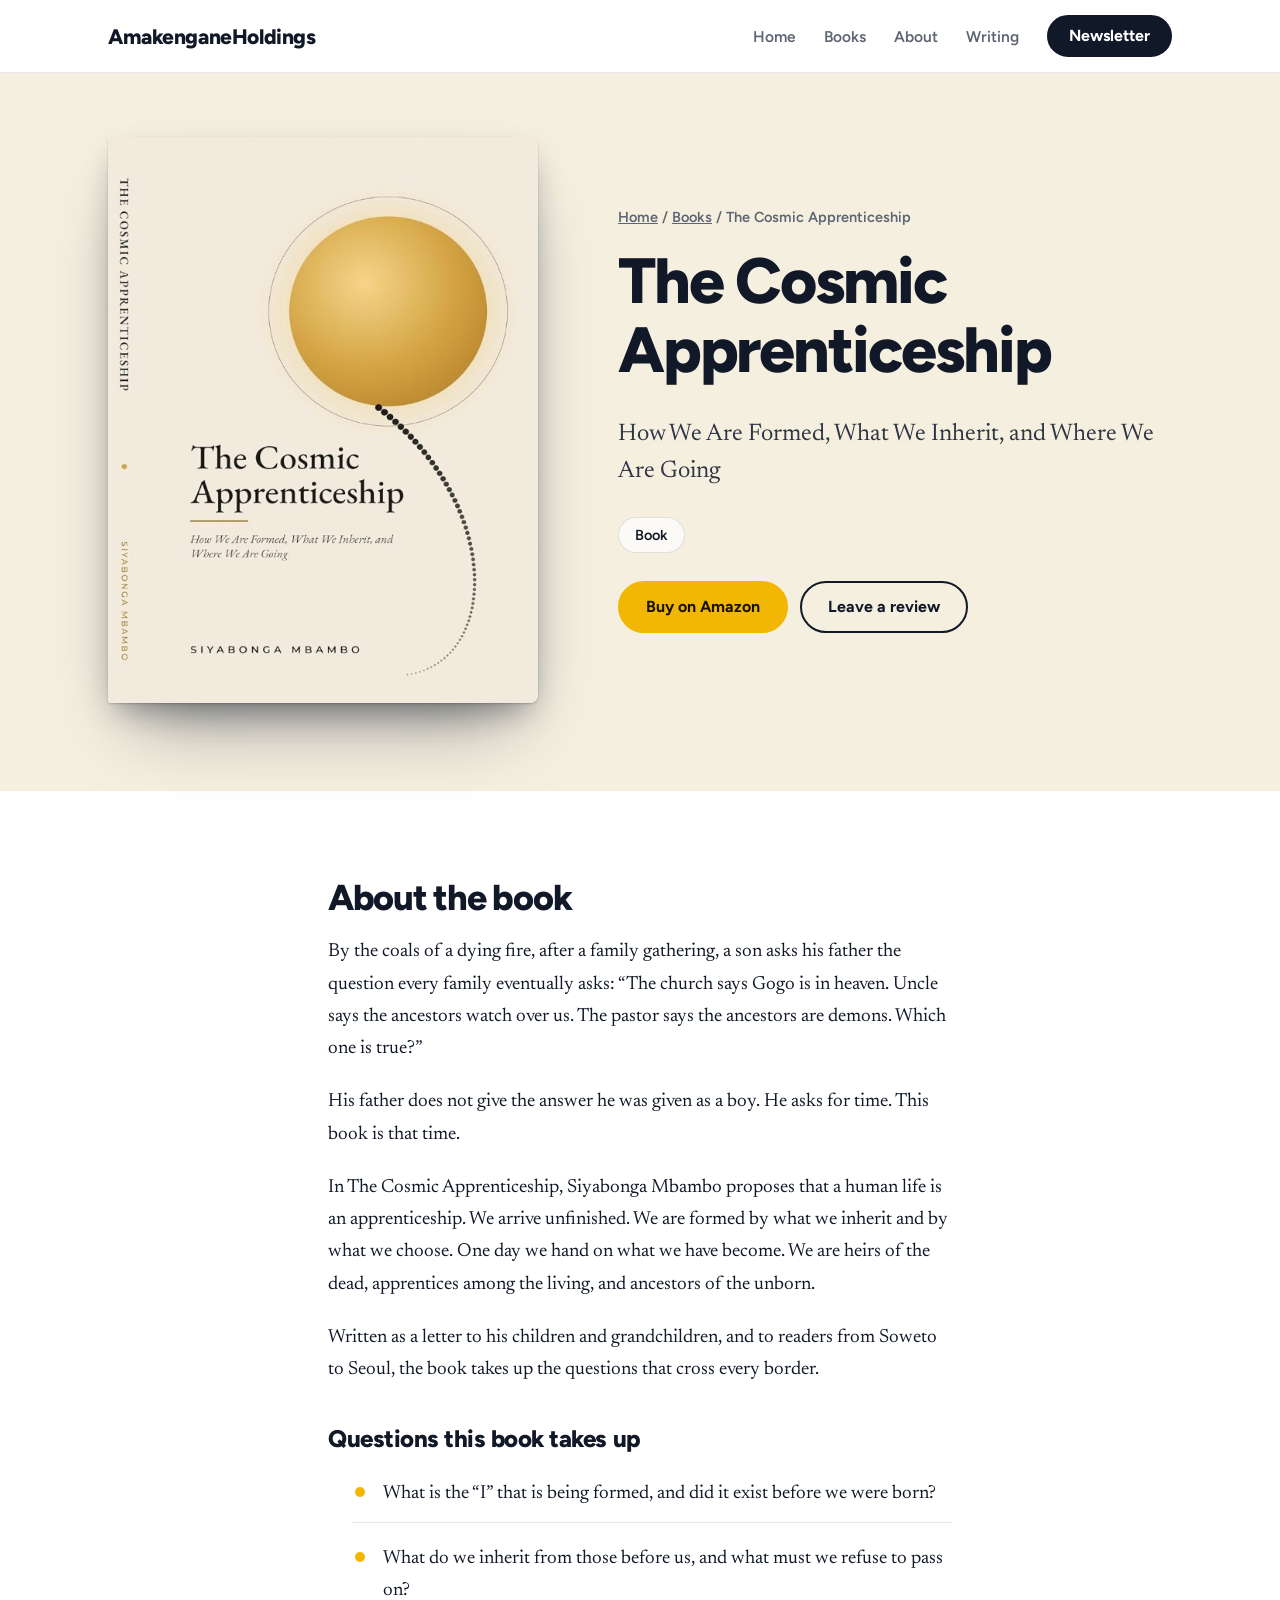
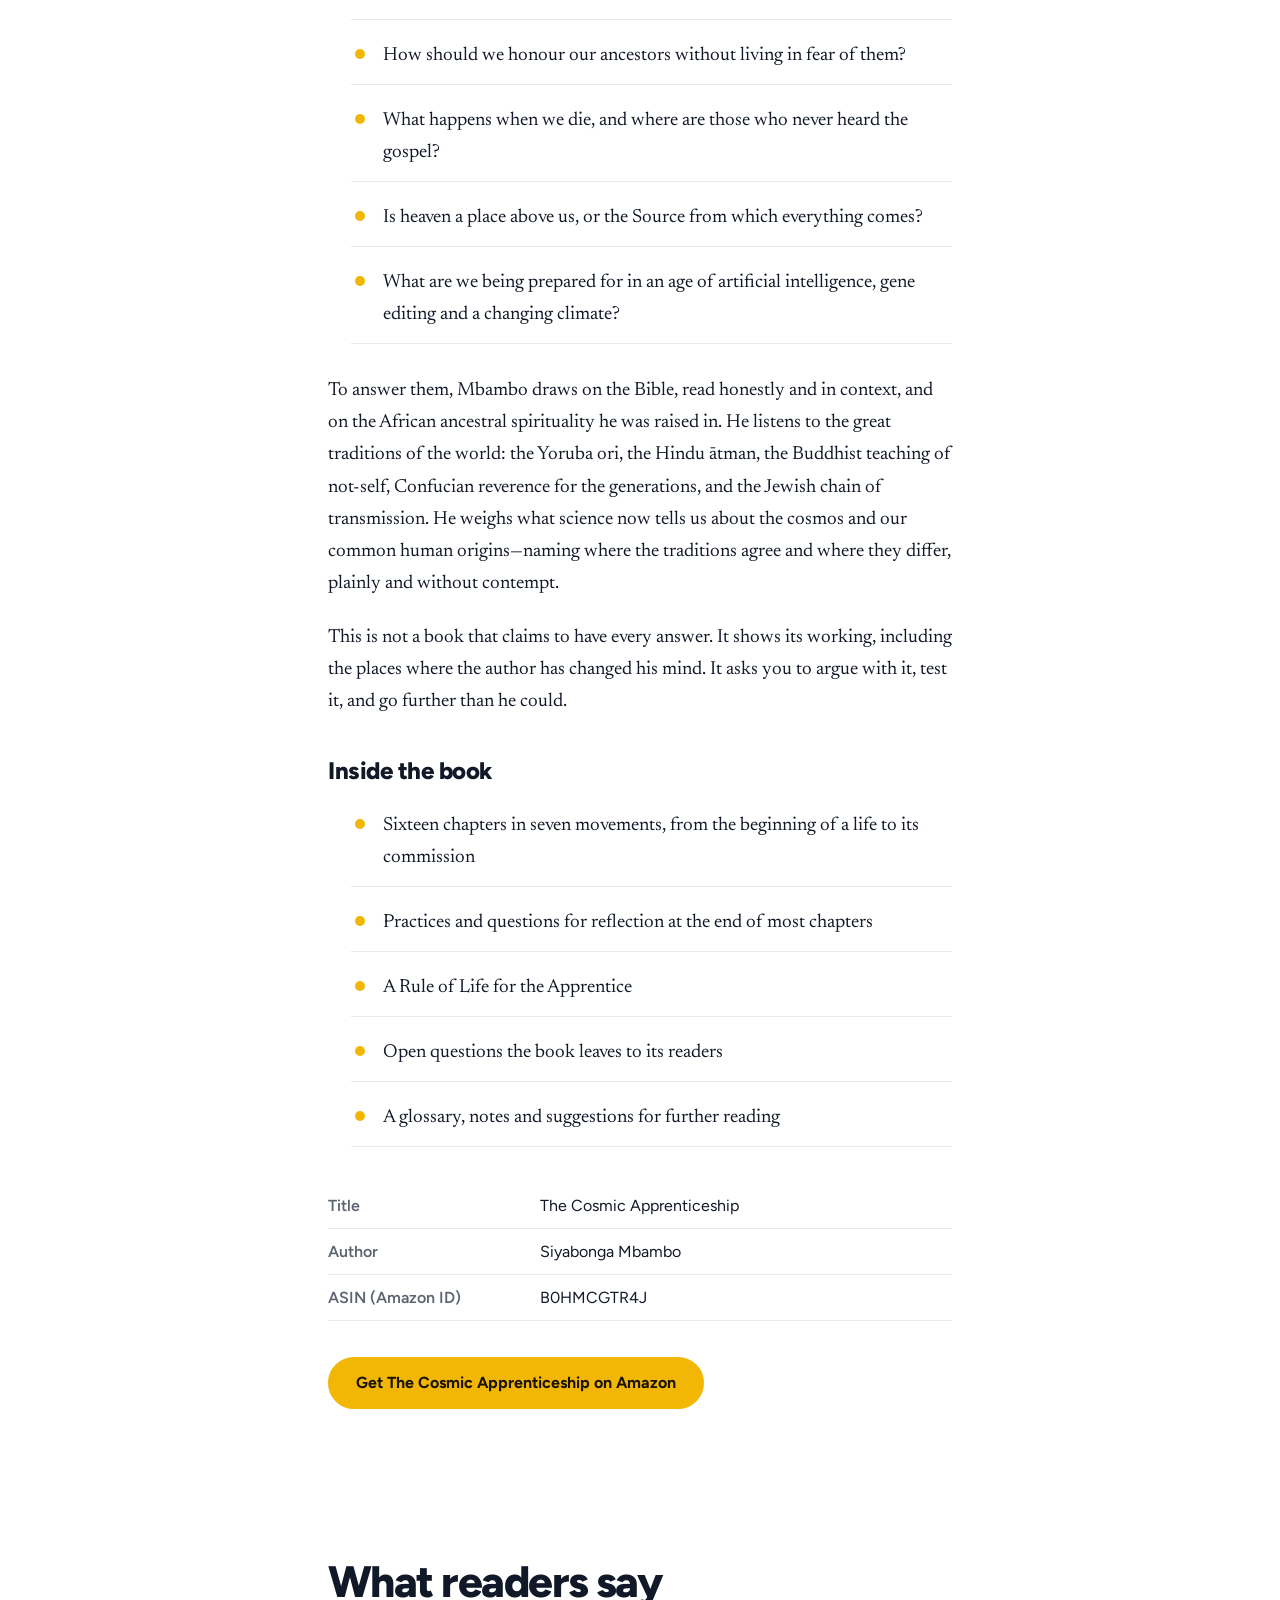
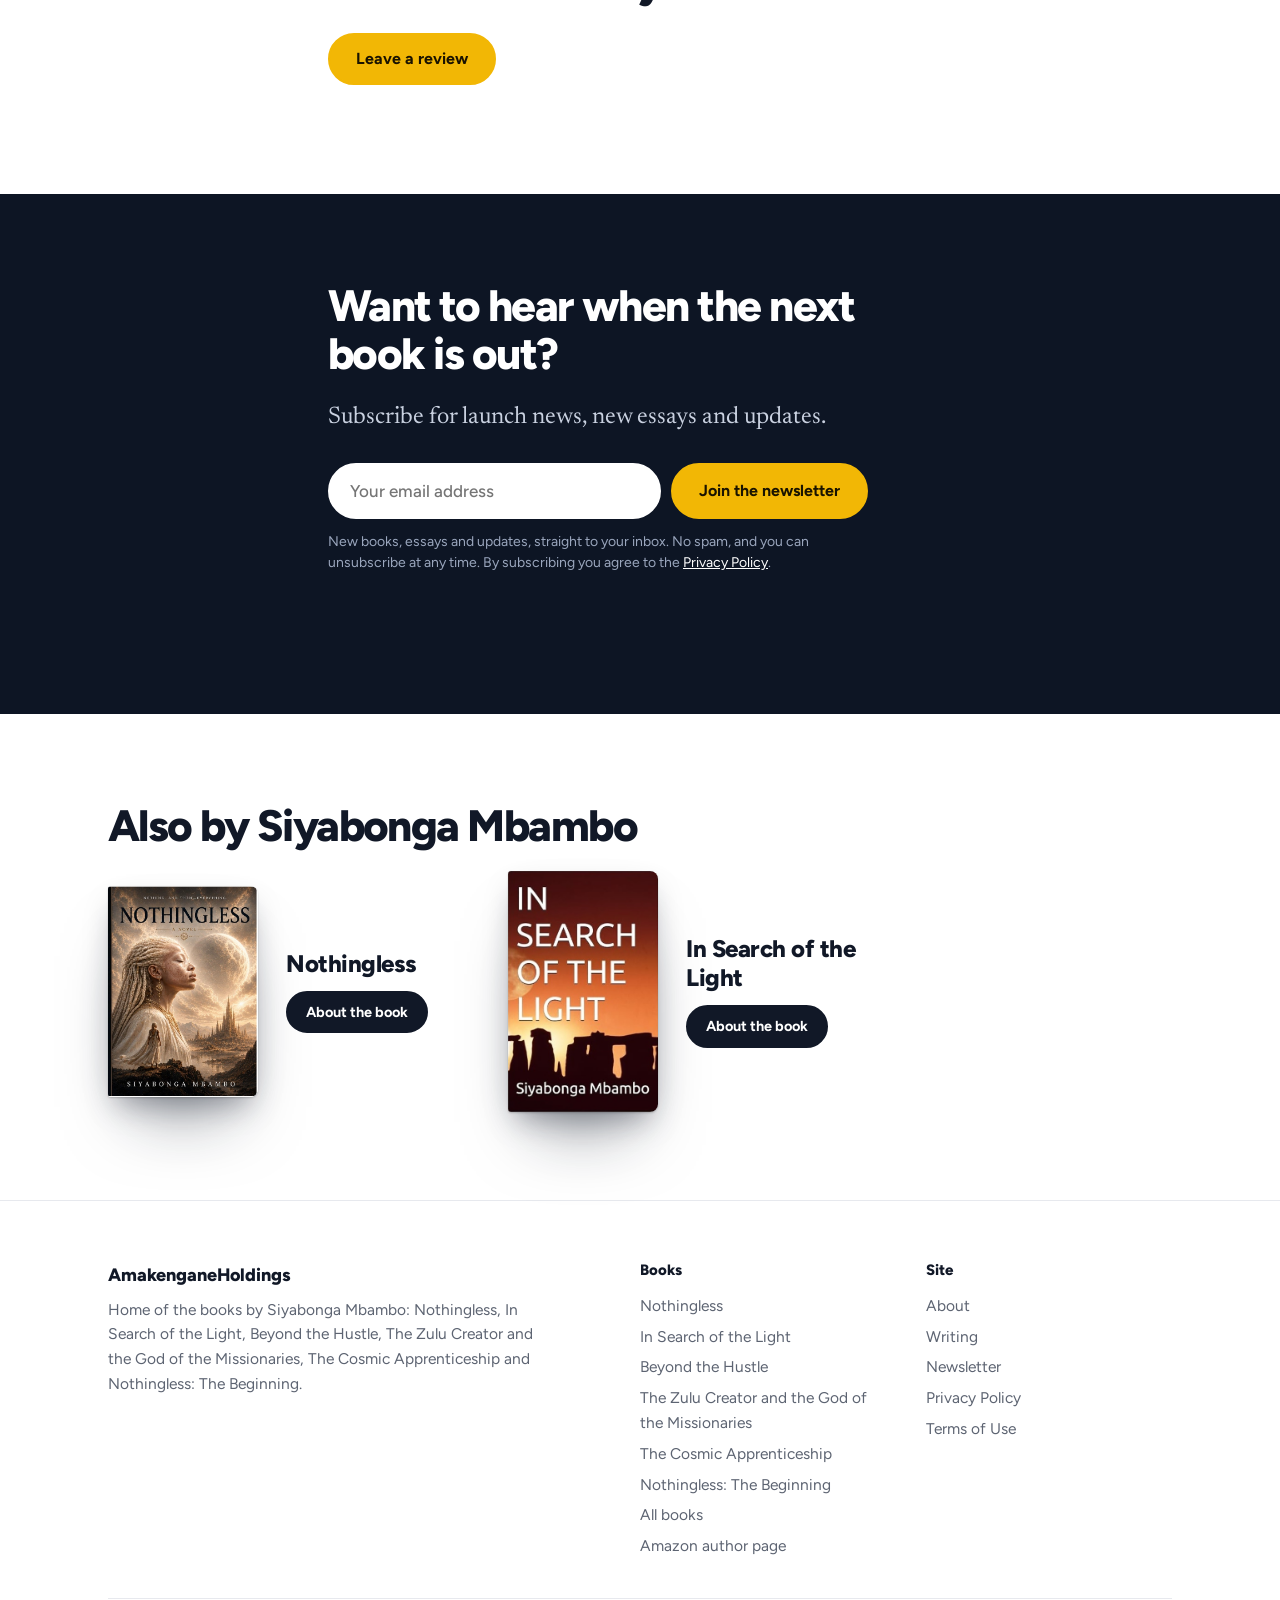
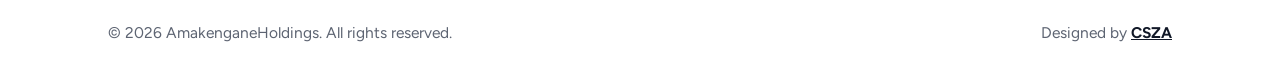
<file: the-cosmic-apprenticeship.html>
<!doctype html>
<html lang="en"><head><meta charset="utf-8">
<script async src="https://www.googletagmanager.com/gtag/js?id=G-36143LH7LJ"></script>
<script>
  window.dataLayer = window.dataLayer || [];
  function gtag(){dataLayer.push(arguments);}
  gtag('js', new Date());
  gtag('config', 'G-36143LH7LJ');
</script>
<meta name="viewport" content="width=device-width,initial-scale=1">
<title>The Cosmic Apprenticeship by Siyabonga Mbambo | Book and where to buy</title>
<meta name="description" content="The Cosmic Apprenticeship by Siyabonga Mbambo. By the coals of a dying fire, after a family gathering, a son asks his father the question every family eventually asks: &amp;ldquo;The church says Gogo is in heaven. Uncle says the ancestors watch over us. The pastor says the ancestors are demons. Which on"><meta name="keywords" content="The Cosmic Apprenticeship, Siyabonga Mbambo, ancestors and faith, African ancestral spirituality, what happens when we die, Yoruba ori, Buddhist not-self, Confucian ancestor reverence, science and spirituality book, Siyabonga Mbambo"><meta name="robots" content="index,follow,max-image-preview:large">
<link rel="canonical" href="https://www.amakenganeholdings.co.za/the-cosmic-apprenticeship.html">
<meta name="author" content="Siyabonga Mbambo">
<meta property="og:type" content="book"><meta property="og:site_name" content="Siyabonga Mbambo">
<meta property="og:title" content="The Cosmic Apprenticeship by Siyabonga Mbambo | Book and where to buy"><meta property="og:description" content="The Cosmic Apprenticeship by Siyabonga Mbambo. By the coals of a dying fire, after a family gathering, a son asks his father the question every family eventually asks: &amp;ldquo;The church says Gogo is in heaven. Uncle says the ancestors watch over us. The pastor says the ancestors are demons. Which on"><meta property="og:url" content="https://www.amakenganeholdings.co.za/the-cosmic-apprenticeship.html">
<meta property="og:image" content="https://www.amakenganeholdings.co.za/og-image.png">
<meta name="twitter:card" content="summary_large_image"><meta name="twitter:title" content="The Cosmic Apprenticeship by Siyabonga Mbambo | Book and where to buy"><meta name="twitter:description" content="The Cosmic Apprenticeship by Siyabonga Mbambo. By the coals of a dying fire, after a family gathering, a son asks his father the question every family eventually asks: &amp;ldquo;The church says Gogo is in heaven. Uncle says the ancestors watch over us. The pastor says the ancestors are demons. Which on">
<meta name="newsletter-endpoint" content="https://formspree.io/f/mgavkwjn">
<link rel="icon" href="favicon.svg" type="image/svg+xml"><link rel="icon" href="favicon-32.png" sizes="32x32" type="image/png"><link rel="apple-touch-icon" href="apple-touch-icon.png">
<link rel="sitemap" type="application/xml" href="https://www.amakenganeholdings.co.za/sitemap.xml">
<link rel="preconnect" href="https://fonts.googleapis.com"><link rel="preconnect" href="https://fonts.gstatic.com" crossorigin>
<link href="https://fonts.googleapis.com/css2?family=Figtree:wght@500;600;700&family=Newsreader:ital,opsz,wght@0,6..72,400;0,6..72,600;1,6..72,400&display=swap" rel="stylesheet">
<link rel="stylesheet" href="style.css"><script type="application/ld+json">{"@context": "https://schema.org", "@type": "Book", "name": "The Cosmic Apprenticeship", "author": {"@type": "Person", "name": "Siyabonga Mbambo"}, "url": "https://www.amakenganeholdings.co.za/the-cosmic-apprenticeship.html", "description": "By the coals of a dying fire, after a family gathering, a son asks his father the question every family eventually asks: &ldquo;The church says Gogo is in heaven. Uncle says the ancestors watch over us. The pastor says the ancestors are demons. Which one is true?&rdquo;", "inLanguage": "en", "image": "https://www.amakenganeholdings.co.za/cosmic-apprenticeship-cover.jpg", "workExample": {"@type": "Book", "inLanguage": "en", "url": "https://www.amazon.com/dp/B0HMCGTR4J"}}</script><script type="application/ld+json">{"@context": "https://schema.org", "@type": "BreadcrumbList", "itemListElement": [{"@type": "ListItem", "position": 1, "name": "Home", "item": "https://www.amakenganeholdings.co.za/"}, {"@type": "ListItem", "position": 2, "name": "Books", "item": "https://www.amakenganeholdings.co.za/books.html"}, {"@type": "ListItem", "position": 3, "name": "The Cosmic Apprenticeship", "item": "https://www.amakenganeholdings.co.za/the-cosmic-apprenticeship.html"}]}</script>
<script src="https://widget.senja.io/widget/b907e341-f240-48cf-9292-5e1bf059997f/platform.js" type="text/javascript" async></script>
</head><body>
<a class="skip" href="#main">Skip to content</a>
<header class="site-header"><div class="wrap">
<a class="brand" href="index.html">AmakenganeHoldings</a>
<button class="menu-btn" aria-expanded="false" aria-controls="nav">Menu</button>
<nav class="nav" id="nav" aria-label="Main"><a href="index.html">Home</a><a href="books.html">Books</a><a href="about.html">About</a><a href="writing.html">Writing</a><a class="btn" href="index.html#newsletter" style="color:#fff">Newsletter</a></nav>
</div></header>
<main id="main">
<section class="bhero" style="background:#f5efe0"><div class="wrap">
<div class="fimg"><img class="bookimg" src="cosmic-apprenticeship-cover.jpg" alt="Cover of The Cosmic Apprenticeship by Siyabonga Mbambo" width="520" height="760"></div>
<div>
<p class="crumbs"><a href="index.html">Home</a> / <a href="books.html">Books</a> / The Cosmic Apprenticeship</p>
<h1>The Cosmic Apprenticeship</h1>
<p class="lead">How We Are Formed, What We Inherit, and Where We Are Going</p>
<ul class="chips"><li>Book</li></ul>

<div class="actions"><a class="btn gold" href="https://www.amazon.com/dp/B0HMCGTR4J" target="_blank" rel="noopener">Buy on Amazon</a>
<a class="btn ghost" href="https://senja.io/p/amakenganeholdings/r/TH5GFw" target="_blank" rel="noopener">Leave a review</a></div>
</div></div></section>
<section style="padding-bottom:40px"><div class="narrow prose">
<h2 style="margin-top:0">About the book</h2>
<p>By the coals of a dying fire, after a family gathering, a son asks his father the question every family eventually asks: &ldquo;The church says Gogo is in heaven. Uncle says the ancestors watch over us. The pastor says the ancestors are demons. Which one is true?&rdquo;</p><p>His father does not give the answer he was given as a boy. He asks for time. This book is that time.</p><p>In The Cosmic Apprenticeship, Siyabonga Mbambo proposes that a human life is an apprenticeship. We arrive unfinished. We are formed by what we inherit and by what we choose. One day we hand on what we have become. We are heirs of the dead, apprentices among the living, and ancestors of the unborn.</p><p>Written as a letter to his children and grandchildren, and to readers from Soweto to Seoul, the book takes up the questions that cross every border.</p><h3>Questions this book takes up</h3><ul class="checks"><li>What is the &ldquo;I&rdquo; that is being formed, and did it exist before we were born?</li><li>What do we inherit from those before us, and what must we refuse to pass on?</li><li>How should we honour our ancestors without living in fear of them?</li><li>What happens when we die, and where are those who never heard the gospel?</li><li>Is heaven a place above us, or the Source from which everything comes?</li><li>What are we being prepared for in an age of artificial intelligence, gene editing and a changing climate?</li></ul><p>To answer them, Mbambo draws on the Bible, read honestly and in context, and on the African ancestral spirituality he was raised in. He listens to the great traditions of the world: the Yoruba ori, the Hindu &#257;tman, the Buddhist teaching of not-self, Confucian reverence for the generations, and the Jewish chain of transmission. He weighs what science now tells us about the cosmos and our common human origins&mdash;naming where the traditions agree and where they differ, plainly and without contempt.</p><p>This is not a book that claims to have every answer. It shows its working, including the places where the author has changed his mind. It asks you to argue with it, test it, and go further than he could.</p><h3>Inside the book</h3><ul class="checks"><li>Sixteen chapters in seven movements, from the beginning of a life to its commission</li><li>Practices and questions for reflection at the end of most chapters</li><li>A Rule of Life for the Apprentice</li><li>Open questions the book leaves to its readers</li><li>A glossary, notes and suggestions for further reading</li></ul>
<table class="meta" style="margin-top:36px"><caption class="skip">Book details</caption><tr><th>Title</th><td>The Cosmic Apprenticeship</td></tr><tr><th>Author</th><td>Siyabonga Mbambo</td></tr><tr><th>ASIN (Amazon ID)</th><td>B0HMCGTR4J</td></tr></table>
<p style="margin-top:36px"><a class="btn gold" href="https://www.amazon.com/dp/B0HMCGTR4J" target="_blank" rel="noopener">Get The Cosmic Apprenticeship on Amazon</a></p>
</div></section>
<section><div class="narrow"><h2>What readers say</h2><div class="senja-embed" data-id="b907e341-f240-48cf-9292-5e1bf059997f" data-mode="shadow" data-lazyload="false" style="display: block; width: 100%;"></div>
<p style="margin-top:28px"><a class="btn gold" href="https://senja.io/p/amakenganeholdings/r/TH5GFw" target="_blank" rel="noopener">Leave a review</a></p>
</div></section>
<section class="band"><div class="narrow"><h2>Want to hear when the next book is out?</h2>
<p class="lead">Subscribe for launch news, new essays and updates.</p><div><form class="signup" novalidate>
<label class="skip" for="em-d">Email address</label>
<input id="em-d" type="email" name="email" placeholder="Your email address" autocomplete="email" required>
<input class="hp" type="text" name="website" tabindex="-1" autocomplete="off" aria-hidden="true">
<button class="btn gold" type="submit">Join the newsletter</button></form>
<p class="form-note">New books, essays and updates, straight to your inbox. No spam, and you can unsubscribe at any time. By subscribing you agree to the <a href="privacy.html">Privacy Policy</a>.</p>
<p class="form-msg" role="status" aria-live="polite"></p></div></div></section>
<section><div class="wrap"><h2>Also by Siyabonga Mbambo</h2>
<div class="alsogrid"><div class="also"><a class="coverlink" href="nothingless.html" aria-label="Nothingless"><img class="bookimg" src="nothingless-cover.jpg" alt="Cover of Nothingless, a novel by Siyabonga Mbambo" width="520" height="760"></a>
<div><h3>Nothingless</h3><a class="btn" href="nothingless.html">About the book</a></div></div><div class="also"><a class="coverlink" href="in-search-of-the-light.html" aria-label="In Search of the Light"><img class="bookimg" src="in-search-of-the-light-cover.jpg" alt="Cover of In Search of the Light by Siyabonga Mbambo" width="520" height="760"></a>
<div><h3>In Search of the Light</h3><a class="btn" href="in-search-of-the-light.html">About the book</a></div></div></div></div></section></main>
<footer class="site-footer"><div class="wrap">
<div class="foot">
<div><p class="sans" style="font-weight:800;color:var(--ink);font-size:18px;margin-bottom:8px">AmakenganeHoldings</p>
<p style="max-width:28em">Home of the books by Siyabonga Mbambo: Nothingless, In Search of the Light, Beyond the Hustle, The Zulu Creator and the God of the Missionaries, The Cosmic Apprenticeship and Nothingless: The Beginning.</p></div>
<div><h4>Books</h4><a href="nothingless.html">Nothingless</a><a href="in-search-of-the-light.html">In Search of the Light</a><a href="beyond-the-hustle.html">Beyond the Hustle</a><a href="zulu-creator-and-the-god-of-the-missionaries.html">The Zulu Creator and the God of the Missionaries</a><a href="the-cosmic-apprenticeship.html">The Cosmic Apprenticeship</a><a href="nothingless-the-beginning.html">Nothingless: The Beginning</a><a href="books.html">All books</a><a href="https://www.amazon.com/stores/Siyabonga-Mbambo/author/B0HFV7NMT4" target="_blank" rel="noopener me">Amazon author page</a></div>
<div><h4>Site</h4><a href="about.html">About</a><a href="writing.html">Writing</a><a href="index.html#newsletter">Newsletter</a><a href="privacy.html">Privacy Policy</a><a href="terms.html">Terms of Use</a></div>
</div>
<div class="legal"><span>&copy; 2026 AmakenganeHoldings. All rights reserved.</span>
<span>Designed by <a href="https://cloudsolutionsza.com" target="_blank" rel="noopener">CSZA</a></span></div>
</div></footer>
<script src="script.js" defer></script>
</body></html>
</file>
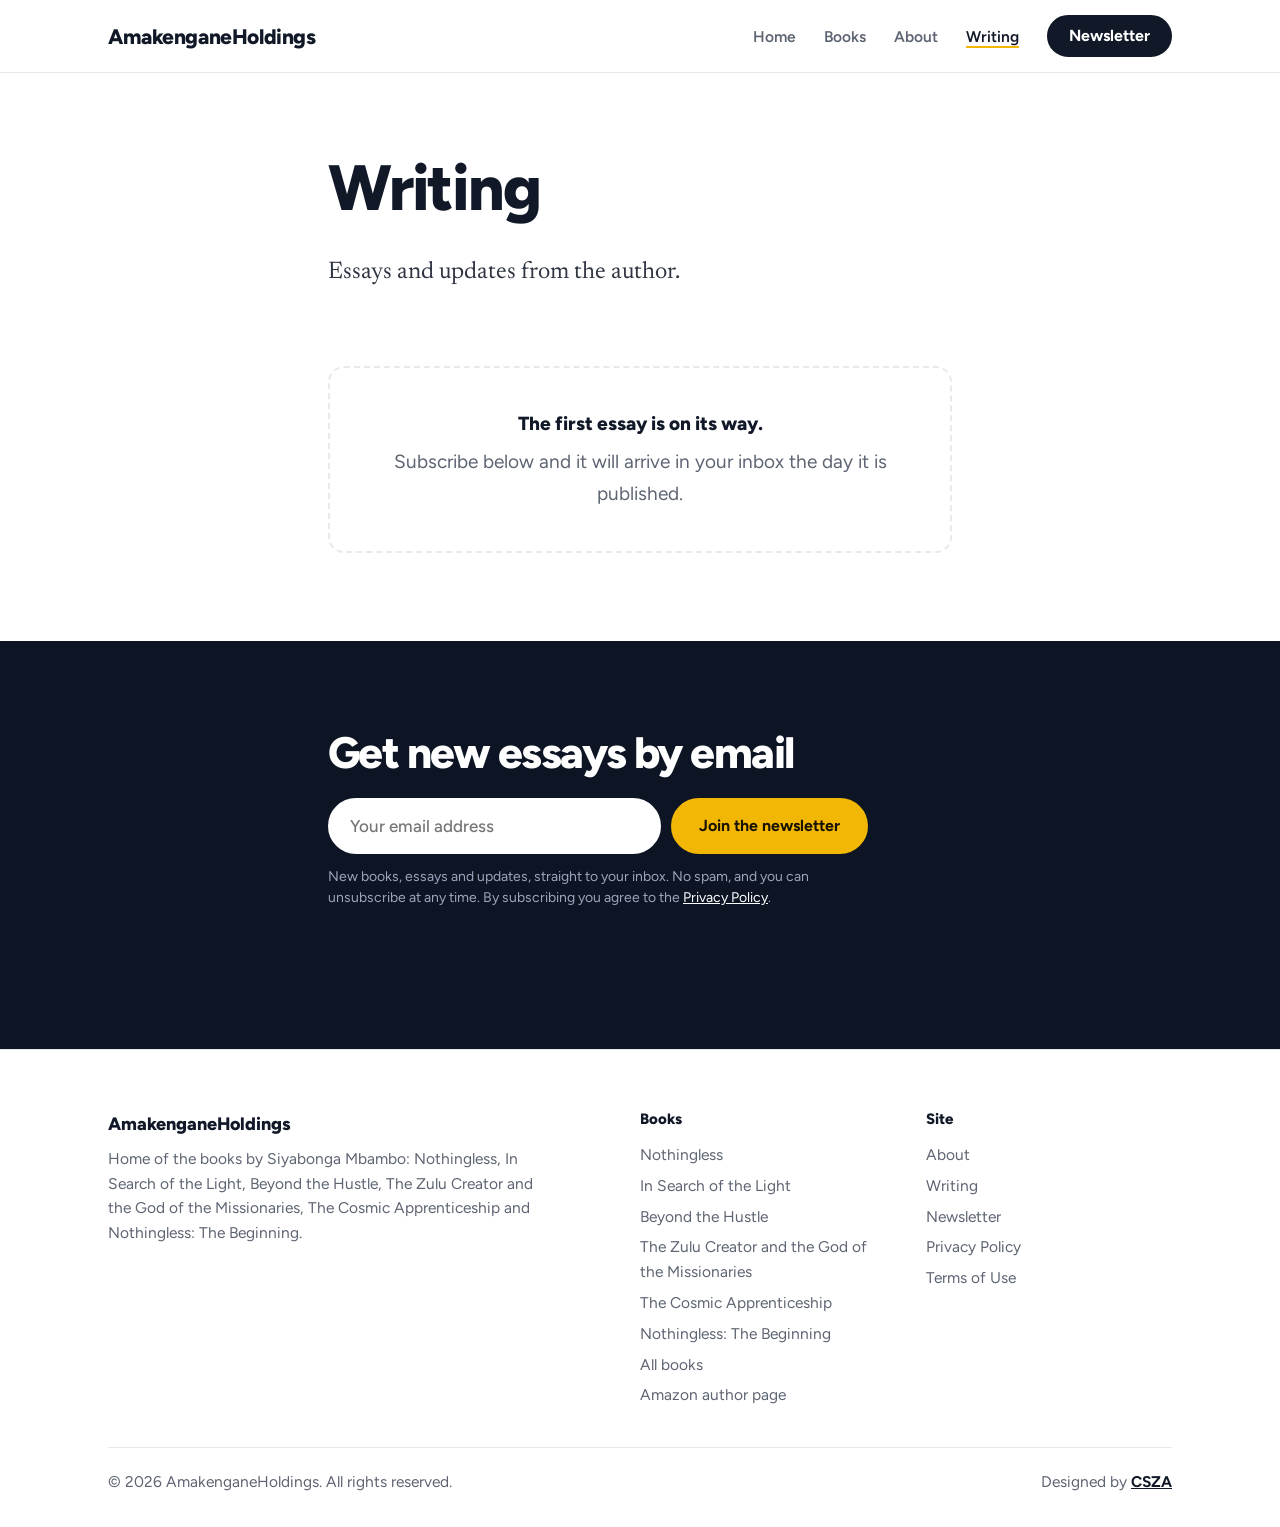
<file: writing.html>
<!doctype html>
<html lang="en"><head><meta charset="utf-8">
<script async src="https://www.googletagmanager.com/gtag/js?id=G-36143LH7LJ"></script>
<script>
  window.dataLayer = window.dataLayer || [];
  function gtag(){dataLayer.push(arguments);}
  gtag('js', new Date());
  gtag('config', 'G-36143LH7LJ');
</script>
<meta name="viewport" content="width=device-width,initial-scale=1">
<title>Writing and Updates | Siyabonga Mbambo</title>
<meta name="description" content="Essays, updates and news from author Siyabonga Mbambo. Subscribe to get new posts by email."><meta name="keywords" content="Siyabonga Mbambo blog, Siyabonga Mbambo essays, author updates, newsletter"><meta name="robots" content="index,follow,max-image-preview:large">
<link rel="canonical" href="https://www.amakenganeholdings.co.za/writing.html">
<meta name="author" content="Siyabonga Mbambo">
<meta property="og:type" content="website"><meta property="og:site_name" content="Siyabonga Mbambo">
<meta property="og:title" content="Writing and Updates | Siyabonga Mbambo"><meta property="og:description" content="Essays, updates and news from author Siyabonga Mbambo. Subscribe to get new posts by email."><meta property="og:url" content="https://www.amakenganeholdings.co.za/writing.html">
<meta property="og:image" content="https://www.amakenganeholdings.co.za/og-image.png">
<meta name="twitter:card" content="summary_large_image"><meta name="twitter:title" content="Writing and Updates | Siyabonga Mbambo"><meta name="twitter:description" content="Essays, updates and news from author Siyabonga Mbambo. Subscribe to get new posts by email.">
<meta name="newsletter-endpoint" content="https://formspree.io/f/mgavkwjn">
<link rel="icon" href="favicon.svg" type="image/svg+xml"><link rel="icon" href="favicon-32.png" sizes="32x32" type="image/png"><link rel="apple-touch-icon" href="apple-touch-icon.png">
<link rel="sitemap" type="application/xml" href="https://www.amakenganeholdings.co.za/sitemap.xml">
<link rel="preconnect" href="https://fonts.googleapis.com"><link rel="preconnect" href="https://fonts.gstatic.com" crossorigin>
<link href="https://fonts.googleapis.com/css2?family=Figtree:wght@500;600;700&family=Newsreader:ital,opsz,wght@0,6..72,400;0,6..72,600;1,6..72,400&display=swap" rel="stylesheet">
<link rel="stylesheet" href="style.css"><script type="application/ld+json">{"@context": "https://schema.org", "@type": "BreadcrumbList", "itemListElement": [{"@type": "ListItem", "position": 1, "name": "Home", "item": "https://www.amakenganeholdings.co.za/"}, {"@type": "ListItem", "position": 2, "name": "Writing", "item": "https://www.amakenganeholdings.co.za/writing.html"}]}</script>
<script src="https://widget.senja.io/widget/b907e341-f240-48cf-9292-5e1bf059997f/platform.js" type="text/javascript" async></script>
</head><body>
<a class="skip" href="#main">Skip to content</a>
<header class="site-header"><div class="wrap">
<a class="brand" href="index.html">AmakenganeHoldings</a>
<button class="menu-btn" aria-expanded="false" aria-controls="nav">Menu</button>
<nav class="nav" id="nav" aria-label="Main"><a href="index.html">Home</a><a href="books.html">Books</a><a href="about.html">About</a><a href="writing.html" aria-current="page">Writing</a><a class="btn" href="index.html#newsletter" style="color:#fff">Newsletter</a></nav>
</div></header>
<main id="main"><section class="pagehead"><div class="narrow"><h1>Writing</h1><p class="lead">Essays and updates from the author.</p></div></section>
<section style="padding-top:24px"><div class="narrow"><div class="empty"><p style="margin:0 0 6px;font-weight:800;color:var(--ink)">The first essay is on its way.</p><p style="margin:0">Subscribe below and it will arrive in your inbox the day it is published.</p></div></div></section>
<section class="band"><div class="narrow"><h2>Get new essays by email</h2><div><form class="signup" novalidate>
<label class="skip" for="em-d">Email address</label>
<input id="em-d" type="email" name="email" placeholder="Your email address" autocomplete="email" required>
<input class="hp" type="text" name="website" tabindex="-1" autocomplete="off" aria-hidden="true">
<button class="btn gold" type="submit">Join the newsletter</button></form>
<p class="form-note">New books, essays and updates, straight to your inbox. No spam, and you can unsubscribe at any time. By subscribing you agree to the <a href="privacy.html">Privacy Policy</a>.</p>
<p class="form-msg" role="status" aria-live="polite"></p></div></div></section></main>
<footer class="site-footer"><div class="wrap">
<div class="foot">
<div><p class="sans" style="font-weight:800;color:var(--ink);font-size:18px;margin-bottom:8px">AmakenganeHoldings</p>
<p style="max-width:28em">Home of the books by Siyabonga Mbambo: Nothingless, In Search of the Light, Beyond the Hustle, The Zulu Creator and the God of the Missionaries, The Cosmic Apprenticeship and Nothingless: The Beginning.</p></div>
<div><h4>Books</h4><a href="nothingless.html">Nothingless</a><a href="in-search-of-the-light.html">In Search of the Light</a><a href="beyond-the-hustle.html">Beyond the Hustle</a><a href="zulu-creator-and-the-god-of-the-missionaries.html">The Zulu Creator and the God of the Missionaries</a><a href="the-cosmic-apprenticeship.html">The Cosmic Apprenticeship</a><a href="nothingless-the-beginning.html">Nothingless: The Beginning</a><a href="books.html">All books</a><a href="https://www.amazon.com/stores/Siyabonga-Mbambo/author/B0HFV7NMT4" target="_blank" rel="noopener me">Amazon author page</a></div>
<div><h4>Site</h4><a href="about.html">About</a><a href="writing.html">Writing</a><a href="index.html#newsletter">Newsletter</a><a href="privacy.html">Privacy Policy</a><a href="terms.html">Terms of Use</a></div>
</div>
<div class="legal"><span>&copy; 2026 AmakenganeHoldings. All rights reserved.</span>
<span>Designed by <a href="https://cloudsolutionsza.com" target="_blank" rel="noopener">CSZA</a></span></div>
</div></footer>
<script src="script.js" defer></script>
</body></html>
</file>
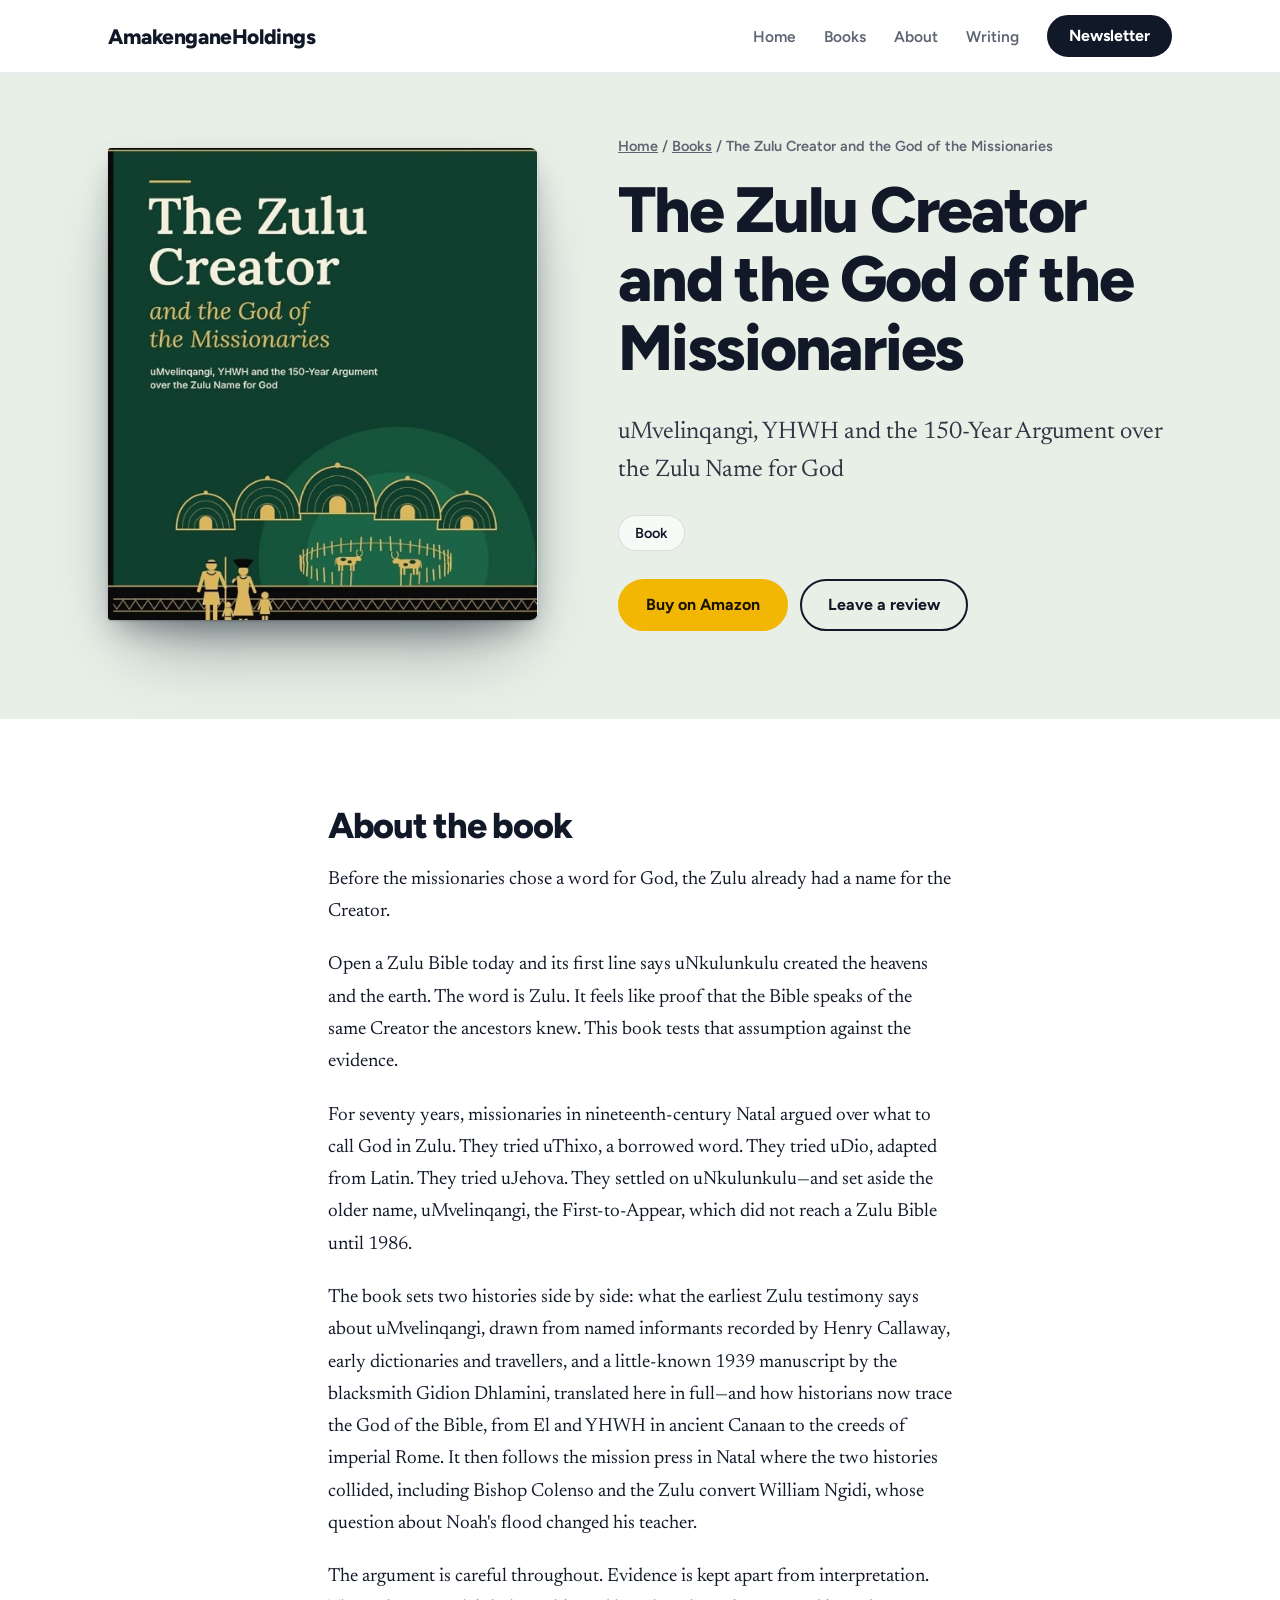
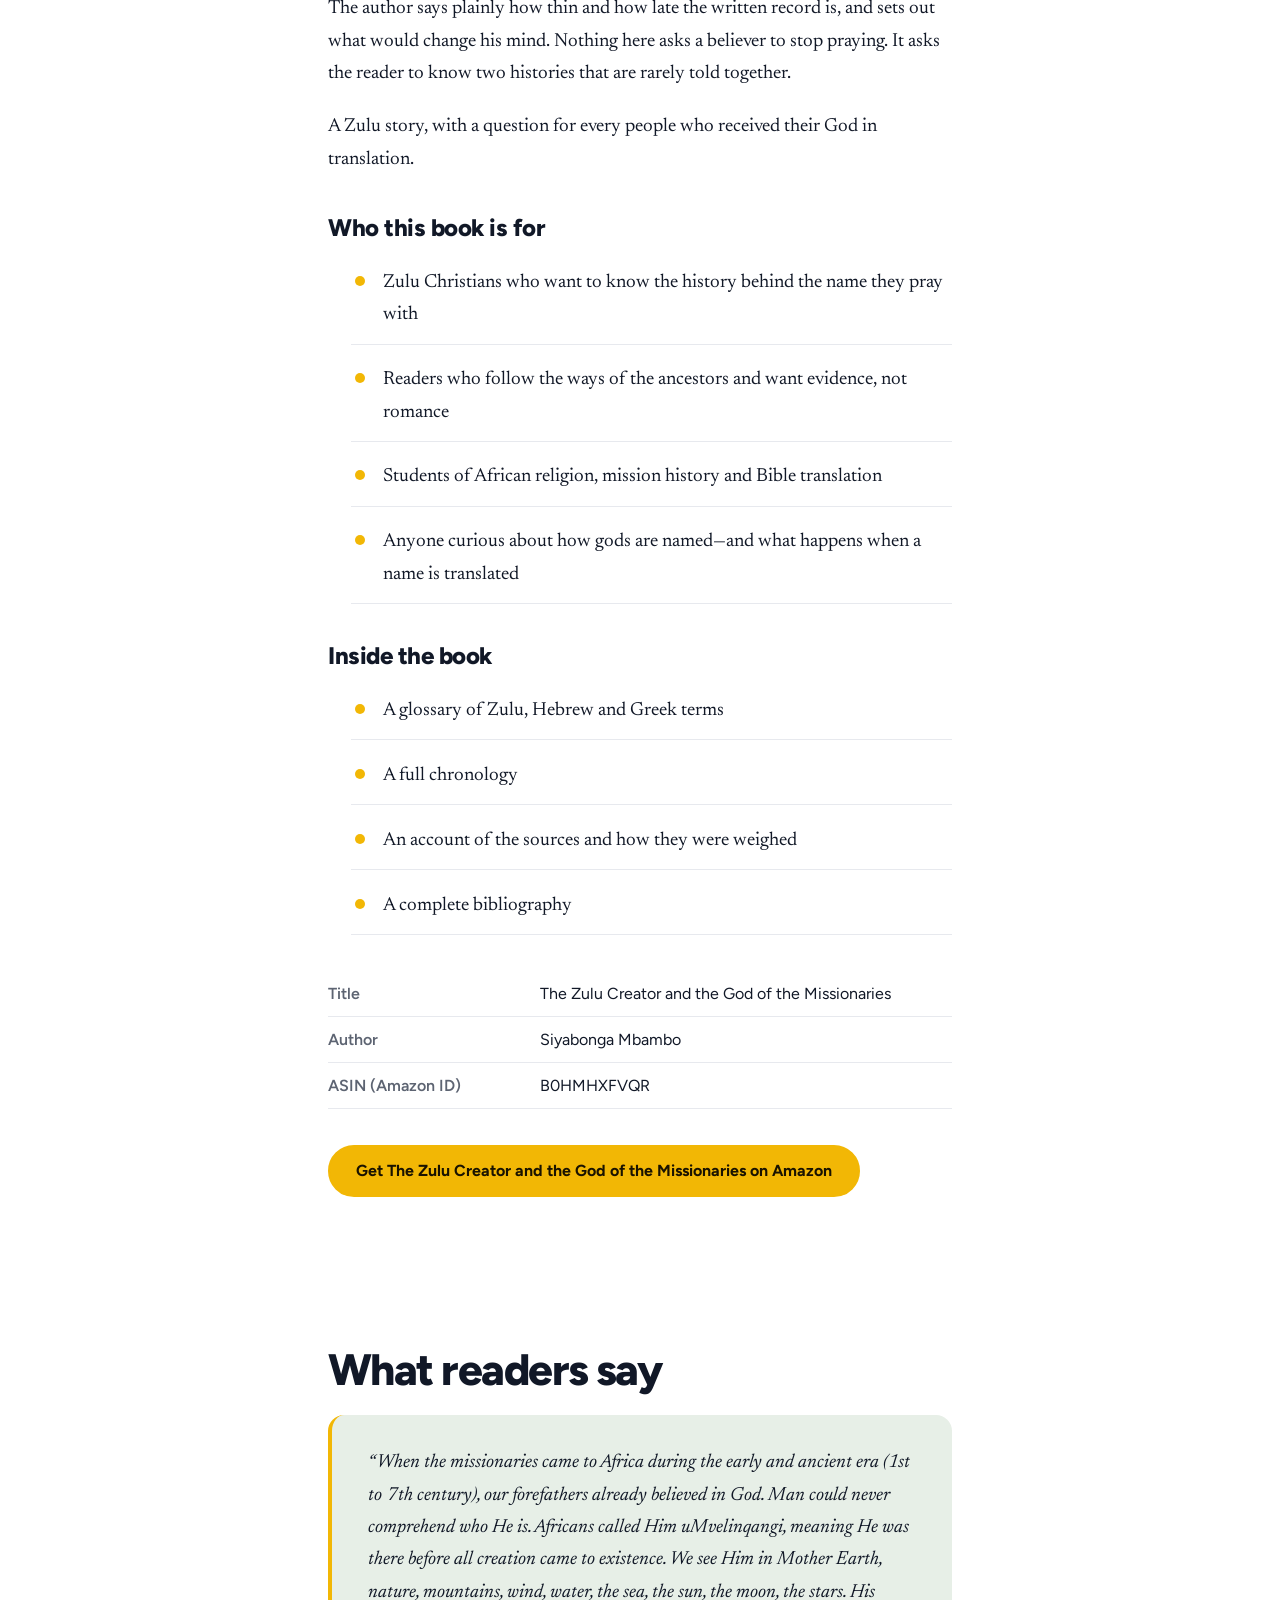
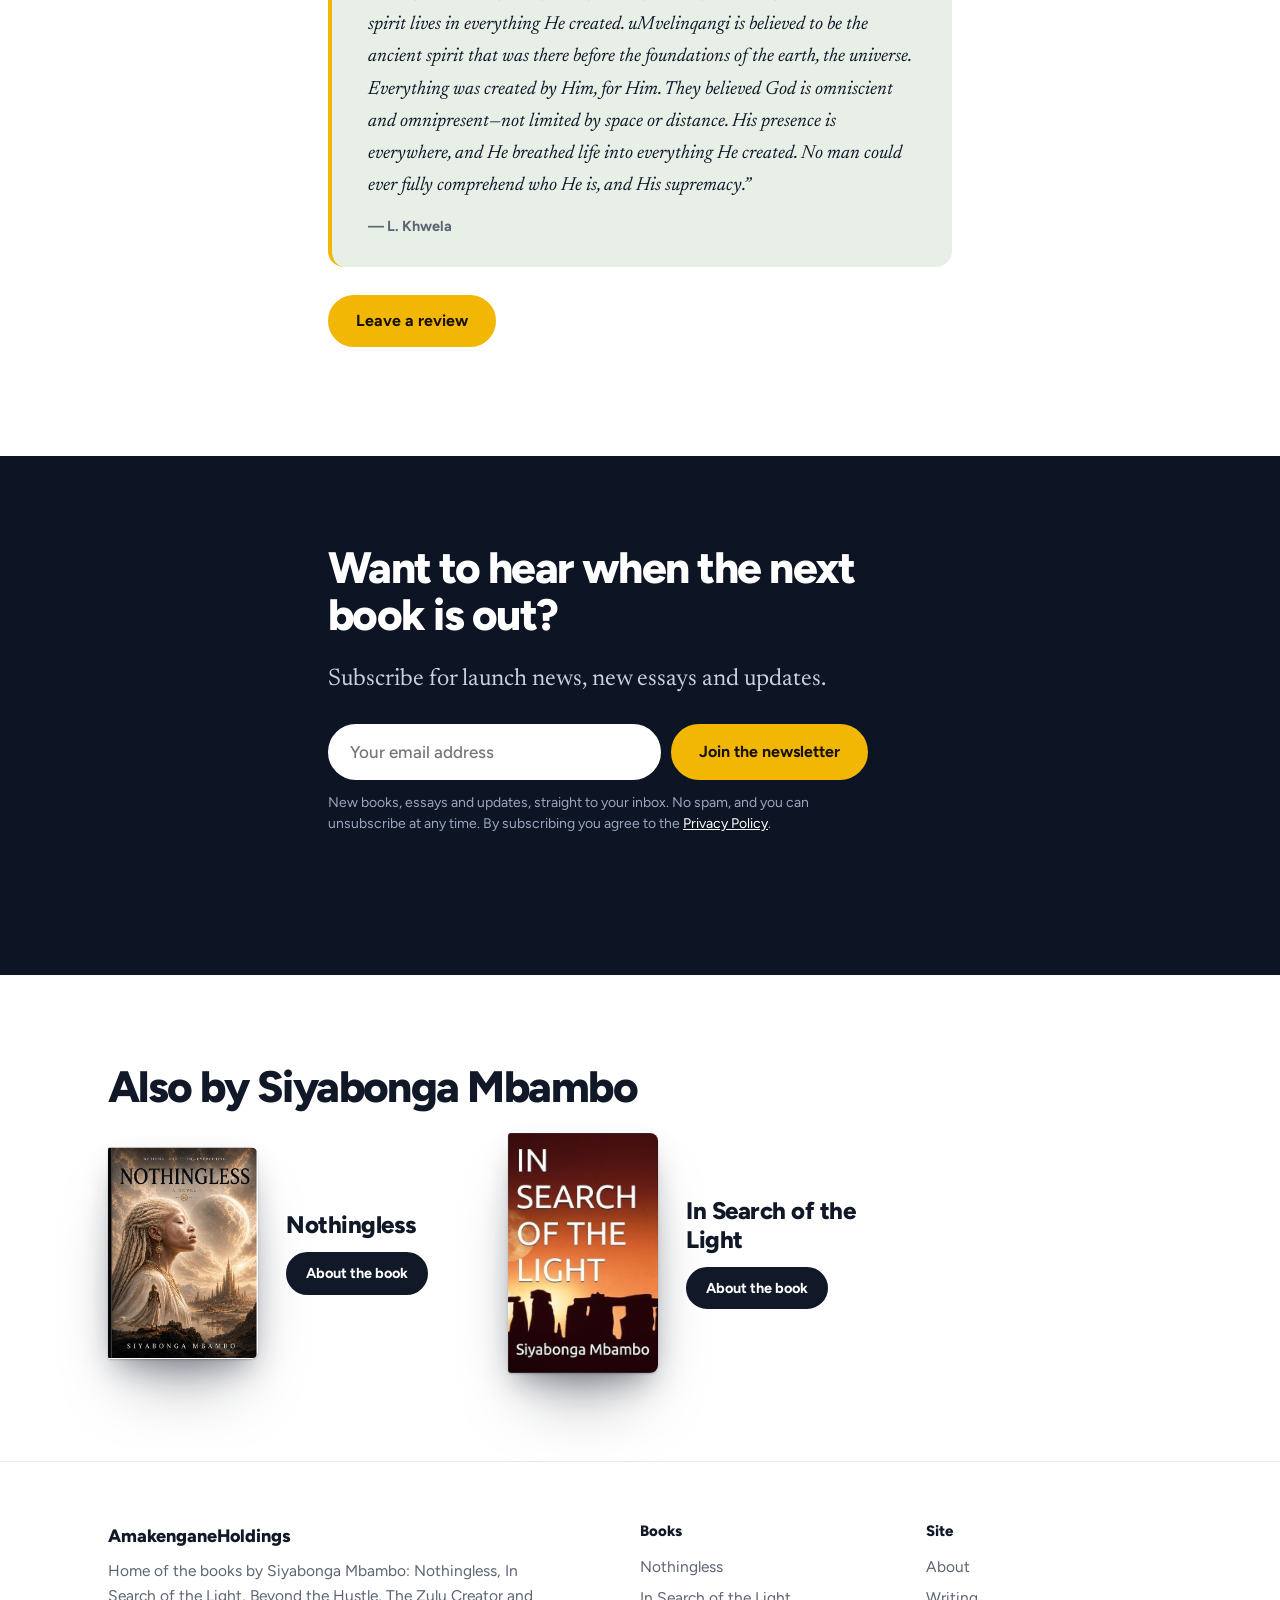
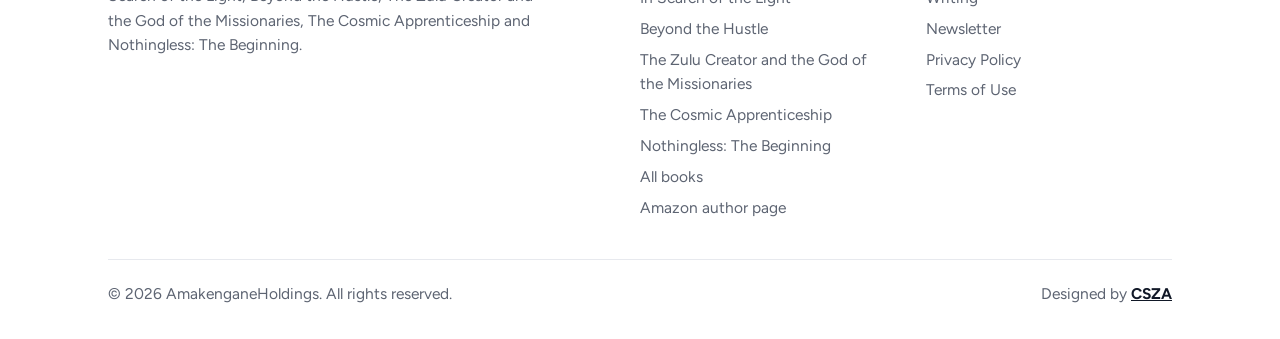
<file: zulu-creator-and-the-god-of-the-missionaries.html>
<!doctype html>
<html lang="en"><head><meta charset="utf-8">
<script async src="https://www.googletagmanager.com/gtag/js?id=G-36143LH7LJ"></script>
<script>
  window.dataLayer = window.dataLayer || [];
  function gtag(){dataLayer.push(arguments);}
  gtag('js', new Date());
  gtag('config', 'G-36143LH7LJ');
</script>
<meta name="viewport" content="width=device-width,initial-scale=1">
<title>The Zulu Creator and the God of the Missionaries by Siyabonga Mbambo | Book and where to buy</title>
<meta name="description" content="The Zulu Creator and the God of the Missionaries by Siyabonga Mbambo. Before the missionaries chose a word for God, the Zulu already had a name for the Creator."><meta name="keywords" content="The Zulu Creator and the God of the Missionaries, Siyabonga Mbambo, uMvelinqangi, uNkulunkulu, YHWH, Zulu name for God, Henry Callaway, Bishop Colenso, William Ngidi, Zulu religion and Christianity, African theology, Bible translation history, Siyabonga Mbambo"><meta name="robots" content="index,follow,max-image-preview:large">
<link rel="canonical" href="https://www.amakenganeholdings.co.za/zulu-creator-and-the-god-of-the-missionaries.html">
<meta name="author" content="Siyabonga Mbambo">
<meta property="og:type" content="book"><meta property="og:site_name" content="Siyabonga Mbambo">
<meta property="og:title" content="The Zulu Creator and the God of the Missionaries by Siyabonga Mbambo | Book and where to buy"><meta property="og:description" content="The Zulu Creator and the God of the Missionaries by Siyabonga Mbambo. Before the missionaries chose a word for God, the Zulu already had a name for the Creator."><meta property="og:url" content="https://www.amakenganeholdings.co.za/zulu-creator-and-the-god-of-the-missionaries.html">
<meta property="og:image" content="https://www.amakenganeholdings.co.za/og-image.png">
<meta name="twitter:card" content="summary_large_image"><meta name="twitter:title" content="The Zulu Creator and the God of the Missionaries by Siyabonga Mbambo | Book and where to buy"><meta name="twitter:description" content="The Zulu Creator and the God of the Missionaries by Siyabonga Mbambo. Before the missionaries chose a word for God, the Zulu already had a name for the Creator.">
<meta name="newsletter-endpoint" content="https://formspree.io/f/mgavkwjn">
<link rel="icon" href="favicon.svg" type="image/svg+xml"><link rel="icon" href="favicon-32.png" sizes="32x32" type="image/png"><link rel="apple-touch-icon" href="apple-touch-icon.png">
<link rel="sitemap" type="application/xml" href="https://www.amakenganeholdings.co.za/sitemap.xml">
<link rel="preconnect" href="https://fonts.googleapis.com"><link rel="preconnect" href="https://fonts.gstatic.com" crossorigin>
<link href="https://fonts.googleapis.com/css2?family=Figtree:wght@500;600;700&family=Newsreader:ital,opsz,wght@0,6..72,400;0,6..72,600;1,6..72,400&display=swap" rel="stylesheet">
<link rel="stylesheet" href="style.css"><script type="application/ld+json">{"@context": "https://schema.org", "@type": "Book", "name": "The Zulu Creator and the God of the Missionaries", "author": {"@type": "Person", "name": "Siyabonga Mbambo"}, "url": "https://www.amakenganeholdings.co.za/zulu-creator-and-the-god-of-the-missionaries.html", "description": "Before the missionaries chose a word for God, the Zulu already had a name for the Creator.", "inLanguage": "en", "image": "https://www.amakenganeholdings.co.za/zulu-creator-cover.jpg", "workExample": {"@type": "Book", "inLanguage": "en", "url": "https://www.amazon.com/Zulu-Creator-God-Missionaries-ebook/dp/B0HMHXFVQR"}}</script><script type="application/ld+json">{"@context": "https://schema.org", "@type": "BreadcrumbList", "itemListElement": [{"@type": "ListItem", "position": 1, "name": "Home", "item": "https://www.amakenganeholdings.co.za/"}, {"@type": "ListItem", "position": 2, "name": "Books", "item": "https://www.amakenganeholdings.co.za/books.html"}, {"@type": "ListItem", "position": 3, "name": "The Zulu Creator and the God of the Missionaries", "item": "https://www.amakenganeholdings.co.za/zulu-creator-and-the-god-of-the-missionaries.html"}]}</script>
<script src="https://widget.senja.io/widget/b907e341-f240-48cf-9292-5e1bf059997f/platform.js" type="text/javascript" async></script>
</head><body>
<a class="skip" href="#main">Skip to content</a>
<header class="site-header"><div class="wrap">
<a class="brand" href="index.html">AmakenganeHoldings</a>
<button class="menu-btn" aria-expanded="false" aria-controls="nav">Menu</button>
<nav class="nav" id="nav" aria-label="Main"><a href="index.html">Home</a><a href="books.html">Books</a><a href="about.html">About</a><a href="writing.html">Writing</a><a class="btn" href="index.html#newsletter" style="color:#fff">Newsletter</a></nav>
</div></header>
<main id="main">
<section class="bhero" style="background:#e7efe7"><div class="wrap">
<div class="fimg"><img class="bookimg" src="zulu-creator-cover.jpg" alt="Cover of The Zulu Creator and the God of the Missionaries by Siyabonga Mbambo" width="520" height="760"></div>
<div>
<p class="crumbs"><a href="index.html">Home</a> / <a href="books.html">Books</a> / The Zulu Creator and the God of the Missionaries</p>
<h1>The Zulu Creator and the God of the Missionaries</h1>
<p class="lead">uMvelinqangi, YHWH and the 150-Year Argument over the Zulu Name for God</p>
<ul class="chips"><li>Book</li></ul>

<div class="actions"><a class="btn gold" href="https://www.amazon.com/Zulu-Creator-God-Missionaries-ebook/dp/B0HMHXFVQR" target="_blank" rel="noopener">Buy on Amazon</a>
<a class="btn ghost" href="https://senja.io/p/amakenganeholdings/r/TH5GFw" target="_blank" rel="noopener">Leave a review</a></div>
</div></div></section>
<section style="padding-bottom:40px"><div class="narrow prose">
<h2 style="margin-top:0">About the book</h2>
<p>Before the missionaries chose a word for God, the Zulu already had a name for the Creator.</p><p>Open a Zulu Bible today and its first line says uNkulunkulu created the heavens and the earth. The word is Zulu. It feels like proof that the Bible speaks of the same Creator the ancestors knew. This book tests that assumption against the evidence.</p><p>For seventy years, missionaries in nineteenth-century Natal argued over what to call God in Zulu. They tried uThixo, a borrowed word. They tried uDio, adapted from Latin. They tried uJehova. They settled on uNkulunkulu&mdash;and set aside the older name, uMvelinqangi, the First-to-Appear, which did not reach a Zulu Bible until 1986.</p><p>The book sets two histories side by side: what the earliest Zulu testimony says about uMvelinqangi, drawn from named informants recorded by Henry Callaway, early dictionaries and travellers, and a little-known 1939 manuscript by the blacksmith Gidion Dhlamini, translated here in full&mdash;and how historians now trace the God of the Bible, from El and YHWH in ancient Canaan to the creeds of imperial Rome. It then follows the mission press in Natal where the two histories collided, including Bishop Colenso and the Zulu convert William Ngidi, whose question about Noah's flood changed his teacher.</p><p>The argument is careful throughout. Evidence is kept apart from interpretation. The author says plainly how thin and how late the written record is, and sets out what would change his mind. Nothing here asks a believer to stop praying. It asks the reader to know two histories that are rarely told together.</p><p>A Zulu story, with a question for every people who received their God in translation.</p><h3>Who this book is for</h3><ul class="checks"><li>Zulu Christians who want to know the history behind the name they pray with</li><li>Readers who follow the ways of the ancestors and want evidence, not romance</li><li>Students of African religion, mission history and Bible translation</li><li>Anyone curious about how gods are named&mdash;and what happens when a name is translated</li></ul><h3>Inside the book</h3><ul class="checks"><li>A glossary of Zulu, Hebrew and Greek terms</li><li>A full chronology</li><li>An account of the sources and how they were weighed</li><li>A complete bibliography</li></ul>
<table class="meta" style="margin-top:36px"><caption class="skip">Book details</caption><tr><th>Title</th><td>The Zulu Creator and the God of the Missionaries</td></tr><tr><th>Author</th><td>Siyabonga Mbambo</td></tr><tr><th>ASIN (Amazon ID)</th><td>B0HMHXFVQR</td></tr></table>
<p style="margin-top:36px"><a class="btn gold" href="https://www.amazon.com/Zulu-Creator-God-Missionaries-ebook/dp/B0HMHXFVQR" target="_blank" rel="noopener">Get The Zulu Creator and the God of the Missionaries on Amazon</a></p>
</div></section>
<section><div class="narrow"><h2>What readers say</h2><blockquote class="testimonial" style="background:#e7efe7"><p>&ldquo;When the missionaries came to Africa during the early and ancient era (1st to 7th century), our forefathers already believed in God. Man could never comprehend who He is. Africans called Him uMvelinqangi, meaning He was there before all creation came to existence. We see Him in Mother Earth, nature, mountains, wind, water, the sea, the sun, the moon, the stars. His spirit lives in everything He created. uMvelinqangi is believed to be the ancient spirit that was there before the foundations of the earth, the universe. Everything was created by Him, for Him. They believed God is omniscient and omnipresent&mdash;not limited by space or distance. His presence is everywhere, and He breathed life into everything He created. No man could ever fully comprehend who He is, and His supremacy.&rdquo;</p><cite>&mdash; L. Khwela</cite></blockquote><div class="senja-embed" data-id="b907e341-f240-48cf-9292-5e1bf059997f" data-mode="shadow" data-lazyload="false" style="display: block; width: 100%;"></div>
<p style="margin-top:28px"><a class="btn gold" href="https://senja.io/p/amakenganeholdings/r/TH5GFw" target="_blank" rel="noopener">Leave a review</a></p>
</div></section>
<section class="band"><div class="narrow"><h2>Want to hear when the next book is out?</h2>
<p class="lead">Subscribe for launch news, new essays and updates.</p><div><form class="signup" novalidate>
<label class="skip" for="em-d">Email address</label>
<input id="em-d" type="email" name="email" placeholder="Your email address" autocomplete="email" required>
<input class="hp" type="text" name="website" tabindex="-1" autocomplete="off" aria-hidden="true">
<button class="btn gold" type="submit">Join the newsletter</button></form>
<p class="form-note">New books, essays and updates, straight to your inbox. No spam, and you can unsubscribe at any time. By subscribing you agree to the <a href="privacy.html">Privacy Policy</a>.</p>
<p class="form-msg" role="status" aria-live="polite"></p></div></div></section>
<section><div class="wrap"><h2>Also by Siyabonga Mbambo</h2>
<div class="alsogrid"><div class="also"><a class="coverlink" href="nothingless.html" aria-label="Nothingless"><img class="bookimg" src="nothingless-cover.jpg" alt="Cover of Nothingless, a novel by Siyabonga Mbambo" width="520" height="760"></a>
<div><h3>Nothingless</h3><a class="btn" href="nothingless.html">About the book</a></div></div><div class="also"><a class="coverlink" href="in-search-of-the-light.html" aria-label="In Search of the Light"><img class="bookimg" src="in-search-of-the-light-cover.jpg" alt="Cover of In Search of the Light by Siyabonga Mbambo" width="520" height="760"></a>
<div><h3>In Search of the Light</h3><a class="btn" href="in-search-of-the-light.html">About the book</a></div></div></div></div></section></main>
<footer class="site-footer"><div class="wrap">
<div class="foot">
<div><p class="sans" style="font-weight:800;color:var(--ink);font-size:18px;margin-bottom:8px">AmakenganeHoldings</p>
<p style="max-width:28em">Home of the books by Siyabonga Mbambo: Nothingless, In Search of the Light, Beyond the Hustle, The Zulu Creator and the God of the Missionaries, The Cosmic Apprenticeship and Nothingless: The Beginning.</p></div>
<div><h4>Books</h4><a href="nothingless.html">Nothingless</a><a href="in-search-of-the-light.html">In Search of the Light</a><a href="beyond-the-hustle.html">Beyond the Hustle</a><a href="zulu-creator-and-the-god-of-the-missionaries.html">The Zulu Creator and the God of the Missionaries</a><a href="the-cosmic-apprenticeship.html">The Cosmic Apprenticeship</a><a href="nothingless-the-beginning.html">Nothingless: The Beginning</a><a href="books.html">All books</a><a href="https://www.amazon.com/stores/Siyabonga-Mbambo/author/B0HFV7NMT4" target="_blank" rel="noopener me">Amazon author page</a></div>
<div><h4>Site</h4><a href="about.html">About</a><a href="writing.html">Writing</a><a href="index.html#newsletter">Newsletter</a><a href="privacy.html">Privacy Policy</a><a href="terms.html">Terms of Use</a></div>
</div>
<div class="legal"><span>&copy; 2026 AmakenganeHoldings. All rights reserved.</span>
<span>Designed by <a href="https://cloudsolutionsza.com" target="_blank" rel="noopener">CSZA</a></span></div>
</div></footer>
<script src="script.js" defer></script>
</body></html>
</file>
<file: style.css>
:root{--bg:#fff;--ink:#111827;--muted:#5d6472;--line:#e7e9ee;--soft:#f6f7f9;--gold:#f2b705;--gold-d:#c99500;--night:#0d1524;
--serif:'Newsreader',Georgia,'Times New Roman',serif;--sans:'Figtree',system-ui,-apple-system,'Segoe UI',Roboto,Helvetica,Arial,sans-serif}
*{box-sizing:border-box}html{scroll-behavior:smooth}
body{margin:0;background:var(--bg);color:var(--ink);font:400 19px/1.7 var(--serif);-webkit-font-smoothing:antialiased}
img{max-width:100%;display:block}a{color:inherit}
:focus-visible{outline:3px solid var(--gold);outline-offset:3px;border-radius:4px}
.wrap{max-width:1120px;margin:0 auto;padding:0 28px}.narrow{max-width:680px;margin:0 auto;padding:0 28px}
.skip{position:absolute;left:-999px;top:8px;background:var(--ink);color:#fff;padding:8px 14px;border-radius:6px;z-index:99}.skip:focus{left:8px}
.site-header{background:#fff;position:sticky;top:0;z-index:20;border-bottom:1px solid var(--line)}
.site-header .wrap{display:flex;align-items:center;justify-content:space-between;height:72px}
.brand{font:800 21px/1 var(--sans);text-decoration:none;letter-spacing:-.02em}
.nav{display:flex;align-items:center;gap:28px;font:600 15.5px var(--sans)}
.nav a{text-decoration:none;color:var(--muted)}.nav a:hover,.nav a[aria-current=page]{color:var(--ink)}
.nav a[aria-current=page]{box-shadow:0 2px 0 var(--gold)}
.btn{display:inline-block;font:700 16px/1 var(--sans);padding:16px 26px;border-radius:999px;text-decoration:none;border:2px solid var(--ink);background:var(--ink);color:#fff;cursor:pointer;transition:transform .15s,background .15s}
.btn:hover{transform:translateY(-2px)}
.btn.gold{background:var(--gold);border-color:var(--gold);color:#1a1300}.btn.gold:hover{background:#ffc82e}
.btn.ghost{background:transparent;color:var(--ink)}.btn.ghost:hover{background:rgba(17,24,39,.06)}
.nav .btn{padding:11px 20px;color:#fff}.nav .btn:hover{color:#fff}
.menu-btn{display:none;background:none;border:0;font:700 15px var(--sans);padding:10px;cursor:pointer}
h1,h2,h3{font-family:var(--sans);line-height:1.08;letter-spacing:-.035em;margin:0 0 .5em;font-weight:800}
h1{font-size:clamp(38px,5.4vw,64px)}h2{font-size:clamp(30px,4vw,44px)}h3{font-size:24px;letter-spacing:-.02em;line-height:1.2}
p{margin:0 0 1.1em}.lead{font-size:clamp(20px,2.3vw,24px);color:#2f3542;line-height:1.55}
.muted{color:var(--muted)}.sans{font-family:var(--sans)}
section{padding:88px 0}.tint{background:var(--soft)}
.bookimg{display:block;width:100%;height:auto;border-radius:3px 8px 8px 3px;box-shadow:0 1px 2px rgba(0,0,0,.2),0 14px 28px -8px rgba(17,24,39,.35),0 40px 70px -30px rgba(17,24,39,.55)}
a.coverlink{display:block;text-decoration:none;transition:transform .25s}a.coverlink:hover{transform:translateY(-6px) rotate(-.6deg)}
.hero{padding:72px 0 80px;background:linear-gradient(180deg,#fff 0%,#faf6ee 100%);overflow:hidden}
.hero .wrap{display:grid;grid-template-columns:1fr;gap:40px;align-items:center}
.hero h1{margin-bottom:.4em}.hero .lead{max-width:36em;margin-bottom:1.6em}
.shelf{display:flex;gap:18px;overflow-x:auto;padding:14px 2px 10px;margin:0 -2px;scrollbar-width:thin}
.shelf a{flex:0 0 120px;width:120px}
.shelf a:hover{transform:translateY(-6px)}
/* signup */
.signup{display:flex;gap:10px;flex-wrap:wrap;max-width:540px}
.signup input[type=email]{flex:1 1 240px;font:500 17px var(--sans);padding:16px 20px;border:2px solid var(--ink);border-radius:999px;background:#fff;color:var(--ink)}
.signup .hp{position:absolute;left:-9999px}
.form-note{font:14px/1.5 var(--sans);color:var(--muted);margin-top:12px;max-width:540px}
.form-msg{font:700 15px var(--sans);margin-top:12px;min-height:1.4em}.form-msg.ok{color:#1c7a3e}.form-msg.err{color:#b3261e}
.band{background:var(--night);color:#fff;padding:88px 0}.band h2{color:#fff}.band .lead{color:#c9d1e0}.band .form-note{color:#9aa6bd}
.band .signup input[type=email]{border-color:#fff}.band .form-note a{color:#fff}
.feature{padding:96px 0}
.feature .wrap{display:grid;grid-template-columns:400px 1fr;gap:80px;align-items:center}
.feature.flip .wrap{grid-template-columns:1fr 400px}.feature.flip .fimg{order:2}
.feature h2{font-size:clamp(34px,4.6vw,56px)}
.facts{display:flex;flex-wrap:wrap;gap:8px 22px;font:600 15px var(--sans);color:var(--muted);margin:0 0 26px}
.facts b{color:var(--ink)}
.actions{display:flex;gap:12px;flex-wrap:wrap;margin-top:10px}
.bhero{padding:64px 0 88px}
.bhero .wrap{display:grid;grid-template-columns:430px 1fr;gap:80px;align-items:center}
.crumbs{font:600 14.5px var(--sans);color:var(--muted);margin-bottom:20px}.crumbs a{color:var(--muted)}
.price{font:800 34px/1 var(--sans);letter-spacing:-.02em;margin:26px 0 22px}.price small{font:600 15px var(--sans);color:var(--muted);letter-spacing:0;margin-left:8px}
.chips{display:flex;flex-wrap:wrap;gap:10px;margin:0 0 28px;padding:0;list-style:none;font:600 14.5px var(--sans)}
.chips li{background:rgba(255,255,255,.7);border:1px solid rgba(17,24,39,.12);border-radius:999px;padding:8px 16px}
.meta{width:100%;border-collapse:collapse;font:16px var(--sans)}
.meta th,.meta td{text-align:left;padding:13px 0;border-bottom:1px solid var(--line);vertical-align:top}
.meta th{width:34%;font-weight:600;color:var(--muted)}
.todo{background:#fff3c4;border-radius:4px;padding:1px 7px;color:#6b5200;font-weight:600}
.checks{list-style:none;padding:0;margin:0 0 1.6em}.checks li{padding:12px 0 12px 32px;position:relative;border-bottom:1px solid var(--line)}
.checks li::before{content:"";position:absolute;left:4px;top:21px;width:10px;height:10px;background:var(--gold);border-radius:50%}
.testimonial{border-radius:16px;padding:32px 36px;margin:0 0 24px;border-left:4px solid var(--gold)}
.testimonial p{font-style:italic;font-size:19px;margin-bottom:14px}
.testimonial cite{display:block;font:700 14.5px var(--sans);font-style:normal;color:var(--muted)}
.prose h2{margin-top:1.8em;font-size:clamp(28px,3.4vw,36px)}.prose h3{margin-top:1.6em}.prose ul{padding-left:1.2em}.prose li{margin-bottom:.4em}
.pagehead{padding:80px 0 24px}.pagehead p{max-width:34em}
.callout{border-left:4px solid var(--gold);padding:6px 0 6px 22px;font-size:26px;line-height:1.4;margin:1.6em 0;font-style:italic}
.empty{border:2px dashed var(--line);border-radius:16px;padding:40px;text-align:center;font-family:var(--sans);color:var(--muted)}
.alsogrid{display:grid;grid-template-columns:1fr 1fr;gap:40px;max-width:760px}
.also{display:grid;grid-template-columns:150px 1fr;gap:28px;align-items:center}
.also .btn{padding:12px 18px;font-size:14.5px;white-space:nowrap}
.site-footer{border-top:1px solid var(--line);padding:60px 0 32px;font:15.5px/1.6 var(--sans);color:var(--muted)}
.foot{display:grid;grid-template-columns:2fr 1fr 1fr;gap:40px}
.foot h4{font:800 15px var(--sans);color:var(--ink);margin:0 0 12px}.foot a{display:block;text-decoration:none;padding:3px 0}.foot a:hover{color:var(--ink);text-decoration:underline}
.legal{border-top:1px solid var(--line);margin-top:36px;padding-top:22px;display:flex;justify-content:space-between;gap:12px;flex-wrap:wrap}
.legal a{display:inline;color:var(--ink);font-weight:700}
@media(max-width:900px){
 body{font-size:17.5px}section{padding:56px 0}
 .hero{padding:40px 0 56px}.feature .wrap,.feature.flip .wrap,.bhero .wrap{grid-template-columns:1fr;gap:36px}
 .feature{padding:56px 0}.feature.flip .fimg{order:0}.feature .fimg,.bhero .fimg{max-width:300px}
 .shelf a{flex-basis:96px;width:96px}
 .foot{grid-template-columns:1fr;gap:36px}.alsogrid{grid-template-columns:1fr;gap:32px}.also{grid-template-columns:100px 1fr;gap:20px}
 .menu-btn{display:block}
 .nav{display:none;position:absolute;left:0;right:0;top:72px;background:#fff;border-bottom:1px solid var(--line);flex-direction:column;align-items:stretch;gap:0;padding:8px 28px 18px}
 .nav.open{display:flex}.nav a{padding:12px 0}.nav .btn{text-align:center;margin-top:8px}
}
@media(prefers-reduced-motion:reduce){*{transition:none!important;scroll-behavior:auto!important}}
</file>
